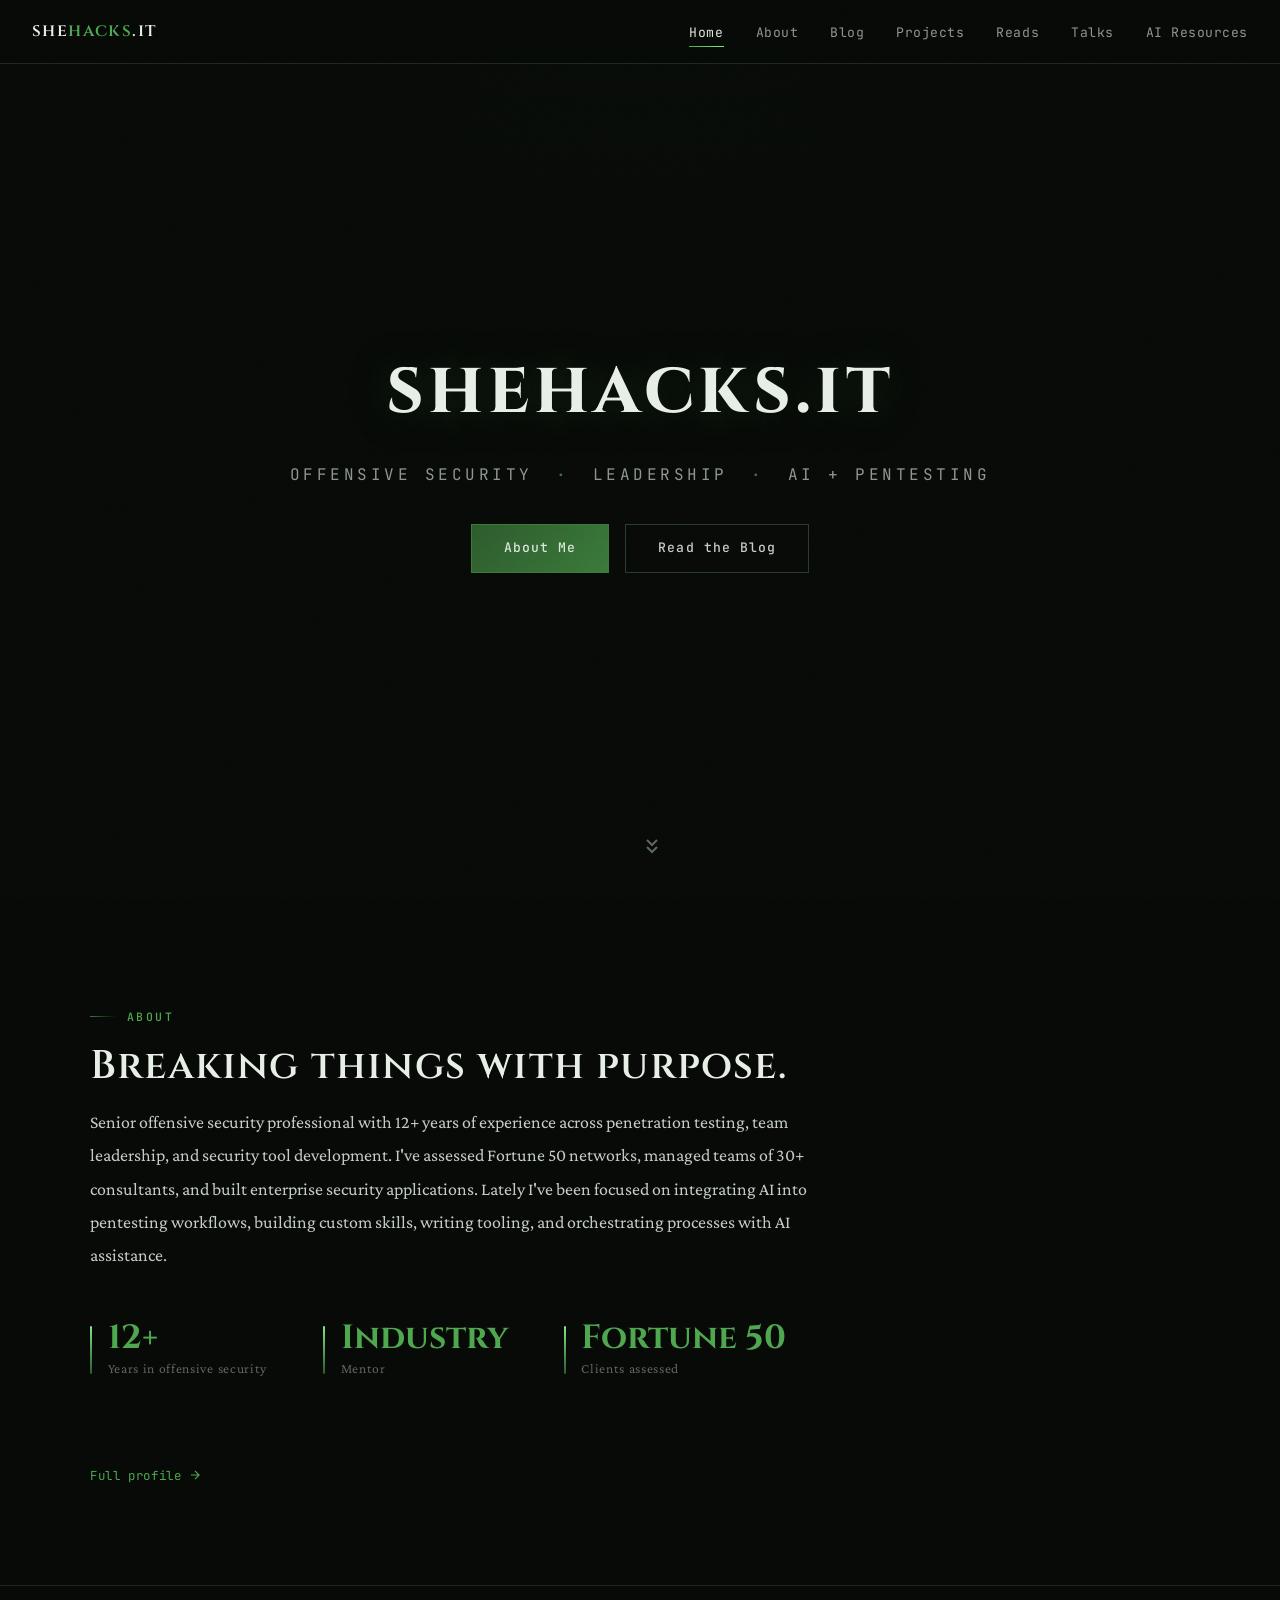
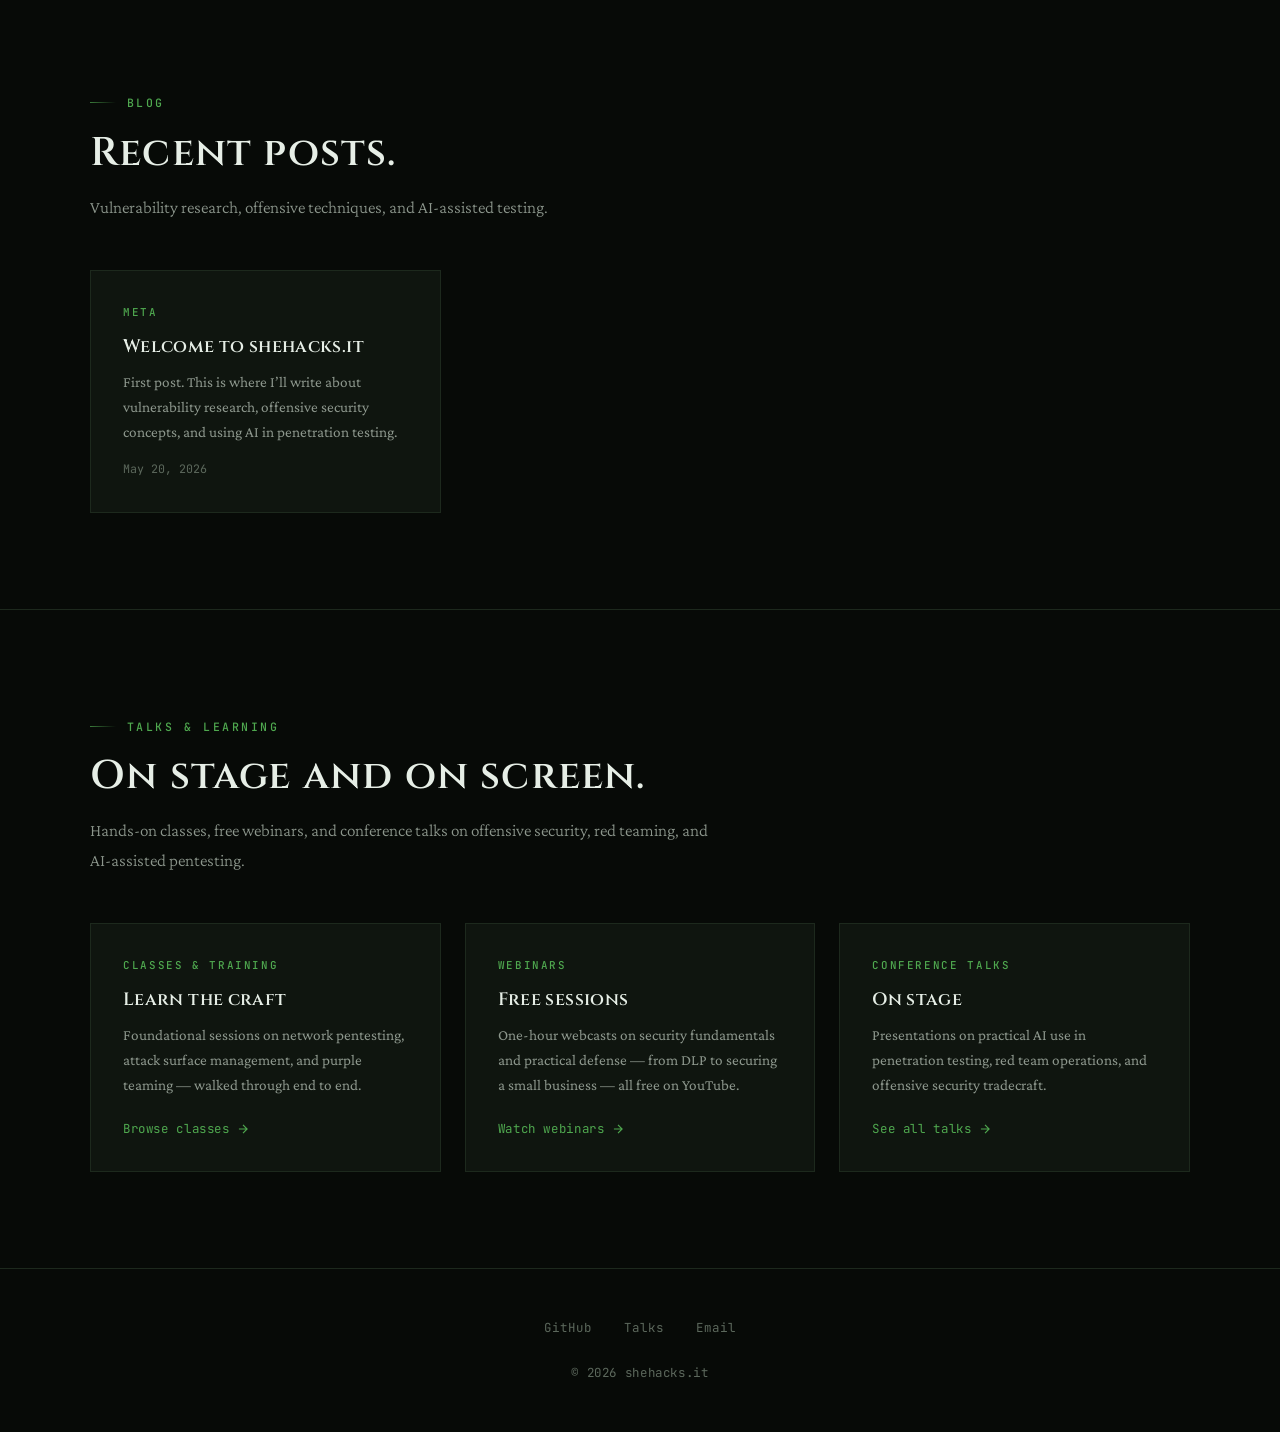
<file: index.html>
<!DOCTYPE html>
<html lang="en">
<head>
  <meta charset="UTF-8">
  <meta name="viewport" content="width=device-width, initial-scale=1.0">
  <link rel="preconnect" href="https://fonts.googleapis.com">
  <link rel="preconnect" href="https://fonts.gstatic.com" crossorigin>
  <!-- Begin Jekyll SEO tag v2.9.0 -->
<title>Home | shehacks.it</title>
<meta name="generator" content="Jekyll v4.4.1" />
<meta property="og:title" content="Home" />
<meta property="og:locale" content="en_US" />
<meta name="description" content="Offensive Security · Penetration Testing · Breaking Things With Purpose" />
<meta name="twitter:description" property="og:description" content="Offensive Security · Penetration Testing · Breaking Things With Purpose" />
<link rel="canonical" href="https://shehacks.it/" />
<meta property="og:url" content="https://shehacks.it/" />
<meta property="og:site_name" content="shehacks.it" />
<meta property="og:type" content="website" />
<meta name="twitter:card" content="summary" />
<meta name="twitter:title" content="Home" />
<script type="application/ld+json">
{"@context":"https://schema.org","@type":"WebSite","description":"Offensive Security · Penetration Testing · Breaking Things With Purpose","headline":"Home","name":"shehacks.it","url":"https://shehacks.it/"}</script>
<!-- End Jekyll SEO tag -->

  <meta name="theme-color" content="#070a07">
  <link rel="stylesheet" href="/assets/css/main.css">
</head>
<body>
  <nav class="site-nav">
  <a href="/" class="nav-logo">she<span>hacks</span>.it</a>
  <button class="nav-toggle" aria-label="Menu" onclick="document.querySelector('.nav-links').classList.toggle('open')">
    <span></span><span></span><span></span>
  </button>
  <ul class="nav-links">
    <li><a href="/" class="active">Home</a></li>
    <li><a href="/about/" >About</a></li>
    <li><a href="/blog/" >Blog</a></li>
    <li><a href="/projects/" >Projects</a></li>
    <li><a href="/reads/" >Reads</a></li>
    <li><a href="/talks/" >Talks</a></li>
    <li><a href="/ai-resources/" >AI Resources</a></li>
  </ul>
</nav>

  <!-- ═══ Hero ═══ -->
<section class="hero">
  <video class="hero-video" autoplay muted loop playsinline>
    <source src="https://blobby.wsimg.com/getty/videos/2190802766" type="video/mp4">
  </video>
  <div class="hero-overlay"></div>
  <div class="hero-content">
    <h1>shehacks.it</h1>
    <p class="hero-tagline">
      Offensive Security <span class="sep">·</span> Leadership <span class="sep">·</span> AI + Pentesting
    </p>
    <div class="hero-cta">
      <a href="/about/" class="primary">About Me</a>
      <a href="/blog/">Read the Blog</a>
    </div>
  </div>
  <div class="scroll-indicator">
    <svg viewBox="0 0 24 24" fill="none" stroke="currentColor" stroke-width="2">
      <path d="M7 13l5 5 5-5M7 6l5 5 5-5"/>
    </svg>
  </div>
</section>

<!-- ═══ About Preview ═══ -->
<section class="section" id="about">
  <div class="section-inner">
    <div class="section-label">About</div>
    <h2 class="section-title">Breaking things with purpose.</h2>
    <p class="about-narrative">
      Senior offensive security professional with 12+ years of experience across penetration testing, team leadership, and security tool development. I've assessed Fortune 50 networks, managed teams of 30+ consultants, and built enterprise security applications. Lately I've been focused on integrating AI into pentesting workflows, building custom skills, writing tooling, and orchestrating processes with AI assistance.
    </p>

    <div class="stats-row">
      <div class="stat">
        <div class="stat-value">12+</div>
        <div class="stat-label">Years in offensive security</div>
      </div>
      <div class="stat">
        <div class="stat-value">Industry</div>
        <div class="stat-label">Mentor</div>
      </div>
      <div class="stat">
        <div class="stat-value">Fortune 50</div>
        <div class="stat-label">Clients assessed</div>
      </div>
    </div>

    <a href="/about/" class="card-link">
      Full profile
      <svg viewBox="0 0 24 24" fill="none" stroke="currentColor" stroke-width="2"><path d="M5 12h14M12 5l7 7-7 7"/></svg>
    </a>
  </div>
</section>

<!-- ═══ Recent Posts ═══ -->
<section class="section" style="border-top: 1px solid var(--border);">
  <div class="section-inner">
    <div class="section-label">Blog</div>
    <h2 class="section-title">Recent posts.</h2>
    <p class="section-subtitle">Vulnerability research, offensive techniques, and AI-assisted testing.</p>
    <div class="card-grid">
      
      <a href="/blog/welcome-to-shehacks-it/" class="card" style="text-decoration:none;">
        <div class="card-tag">Meta</div>
        <h3>Welcome to shehacks.it</h3>
        <p>First post. This is where I’ll write about vulnerability research, offensive security concepts, and using AI in penetration testing.
</p>
        <div class="card-date">May 20, 2026</div>
      </a>
      
    </div>
    
  </div>
</section>

<!-- ═══ Talks & Learning ═══ -->
<section class="section" style="border-top: 1px solid var(--border);">
  <div class="section-inner">
    <div class="section-label">Talks &amp; Learning</div>
    <h2 class="section-title">On stage and on screen.</h2>
    <p class="section-subtitle">Hands-on classes, free webinars, and conference talks on offensive security, red teaming, and AI-assisted pentesting.</p>
    <div class="card-grid">
      <div class="card">
        <div class="card-tag">Classes &amp; Training</div>
        <h3>Learn the craft</h3>
        <p>Foundational sessions on network pentesting, attack surface management, and purple teaming — walked through end to end.</p>
        <a href="/talks/" class="card-link">
          Browse classes
          <svg viewBox="0 0 24 24" fill="none" stroke="currentColor" stroke-width="2"><path d="M5 12h14M12 5l7 7-7 7"/></svg>
        </a>
      </div>
      <div class="card">
        <div class="card-tag">Webinars</div>
        <h3>Free sessions</h3>
        <p>One-hour webcasts on security fundamentals and practical defense — from DLP to securing a small business — all free on YouTube.</p>
        <a href="/talks/" class="card-link">
          Watch webinars
          <svg viewBox="0 0 24 24" fill="none" stroke="currentColor" stroke-width="2"><path d="M5 12h14M12 5l7 7-7 7"/></svg>
        </a>
      </div>
      <div class="card">
        <div class="card-tag">Conference Talks</div>
        <h3>On stage</h3>
        <p>Presentations on practical AI use in penetration testing, red team operations, and offensive security tradecraft.</p>
        <a href="/talks/" class="card-link">
          See all talks
          <svg viewBox="0 0 24 24" fill="none" stroke="currentColor" stroke-width="2"><path d="M5 12h14M12 5l7 7-7 7"/></svg>
        </a>
      </div>
    </div>
  </div>
</section>

  <footer class="site-footer">
  <div class="footer-inner">
    <div class="footer-links">
      <a href="https://github.com/hasr00t" target="_blank" rel="noopener">GitHub</a>
      <a href="/talks/">Talks</a>
      <a href="mailto:ashley@shehacks.it">Email</a>
    </div>
    <p class="footer-copy">&copy; 2026 shehacks.it</p>
  </div>
</footer>

  <script src="/assets/js/main.js"></script>
</body>
</html>
</file>
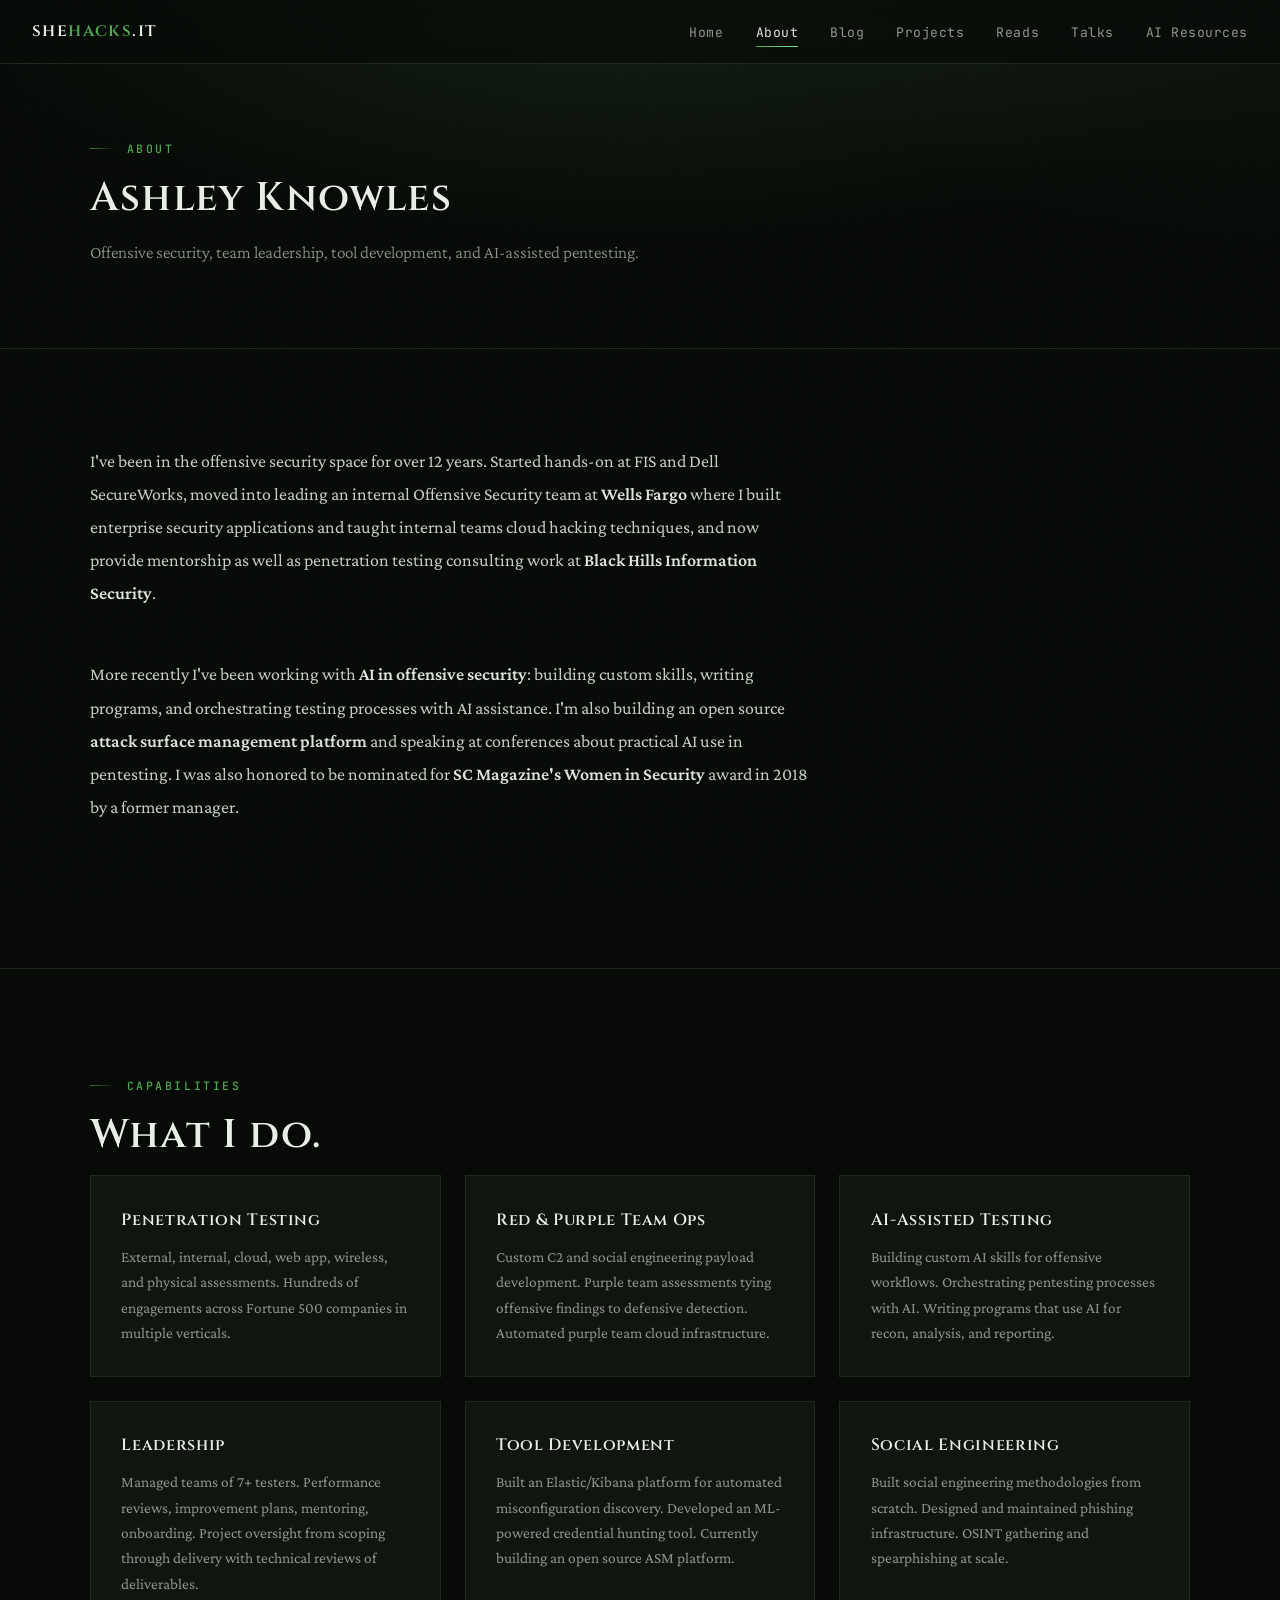
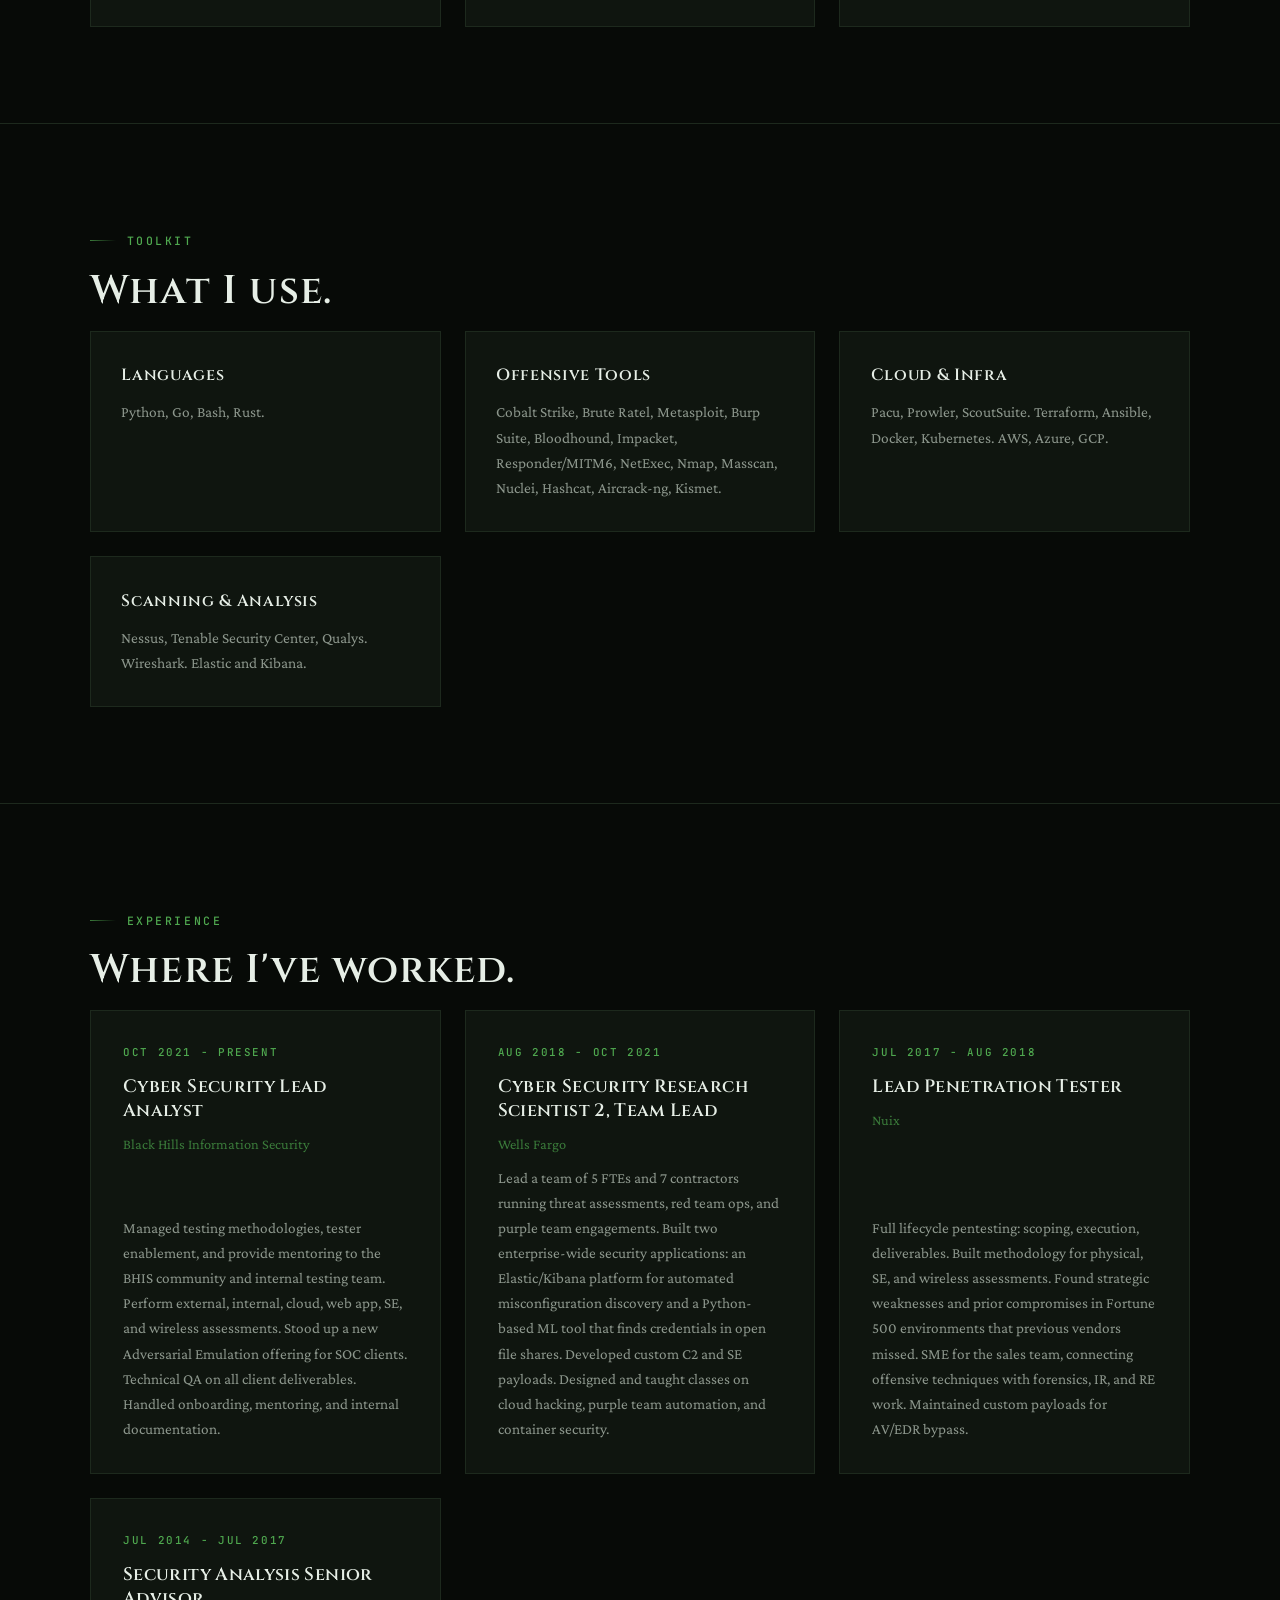
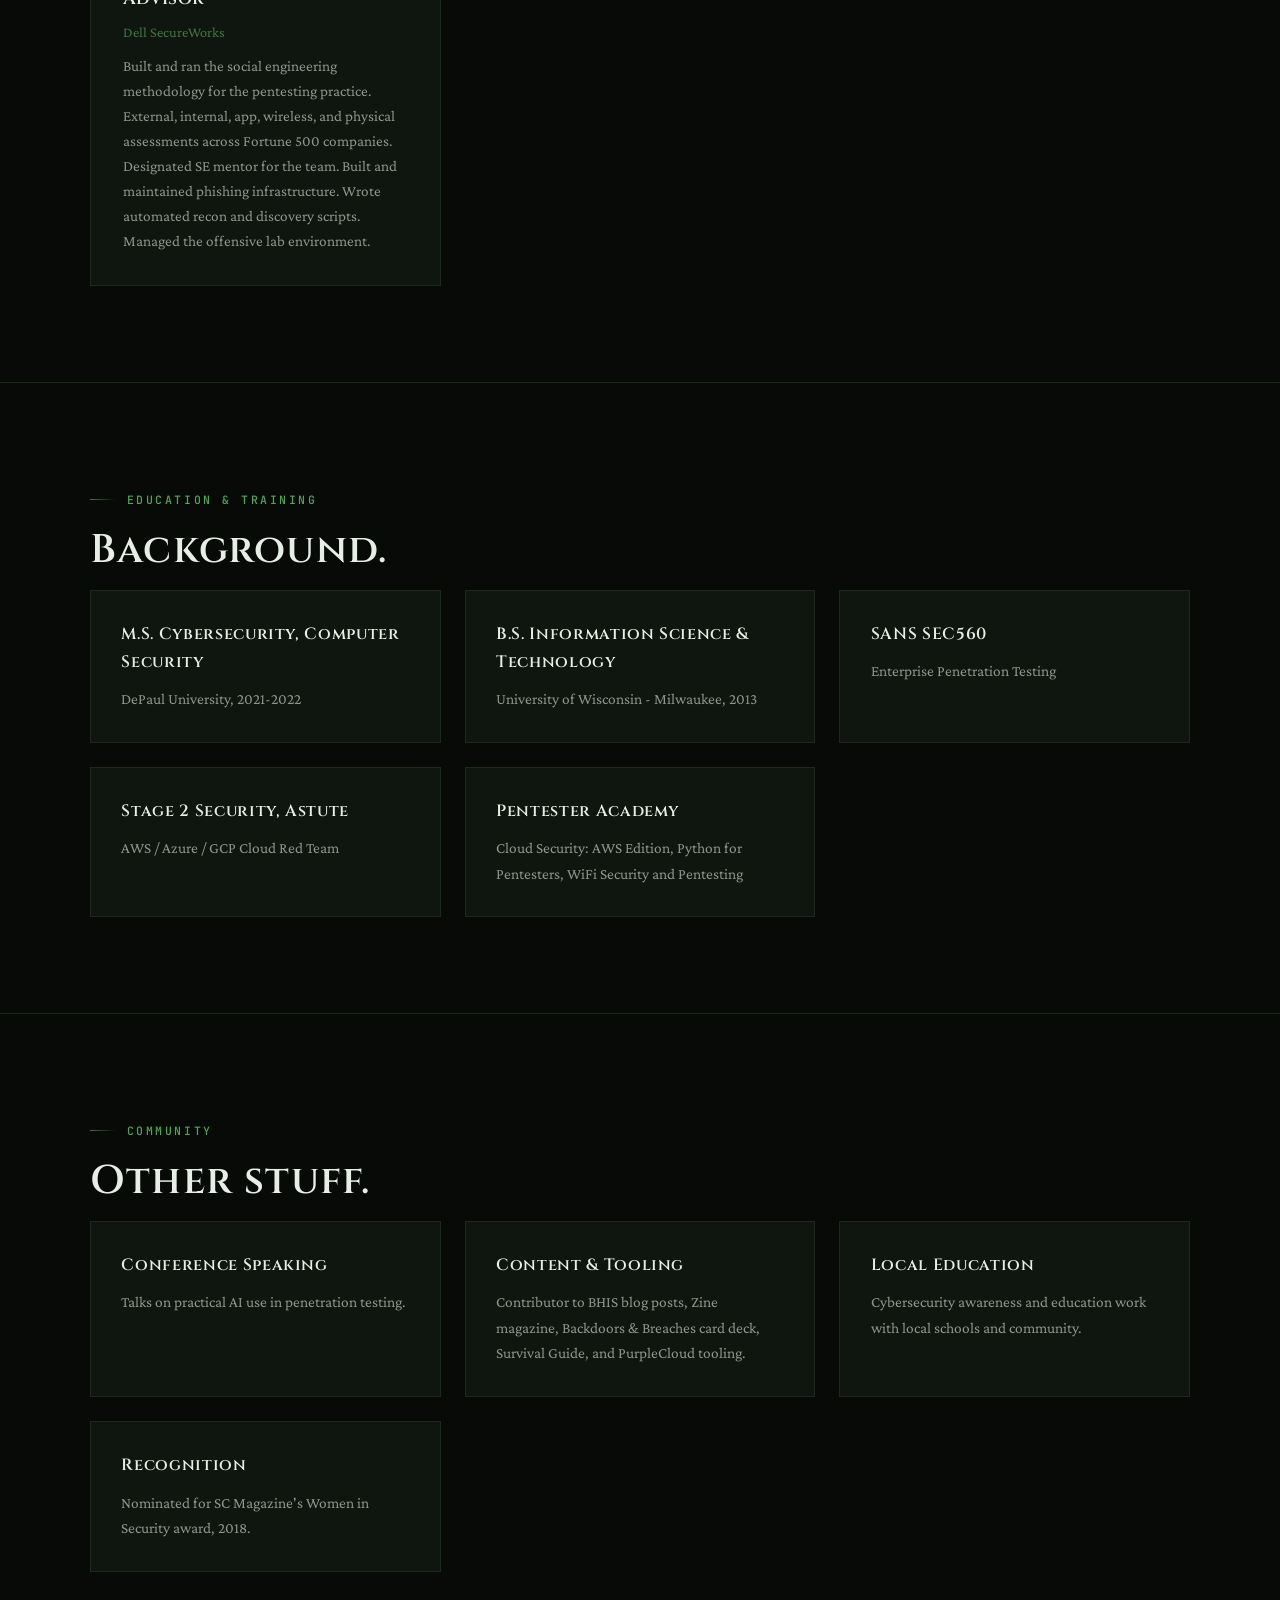
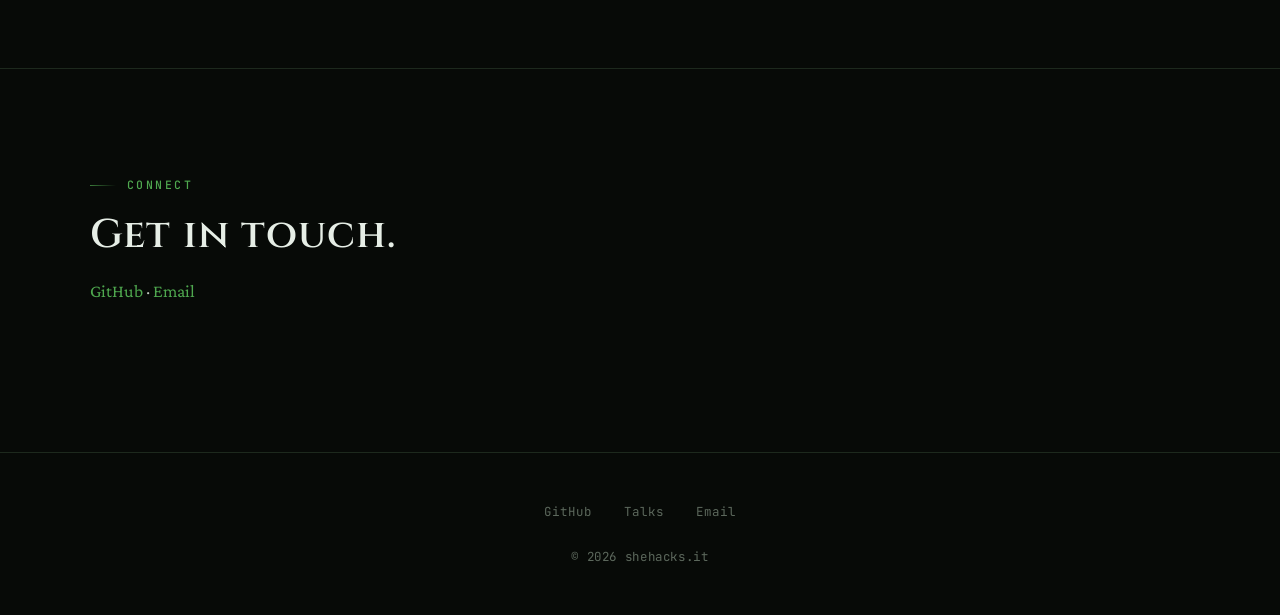
<file: about/index.html>
<!DOCTYPE html>
<html lang="en">
<head>
  <meta charset="UTF-8">
  <meta name="viewport" content="width=device-width, initial-scale=1.0">
  <link rel="preconnect" href="https://fonts.googleapis.com">
  <link rel="preconnect" href="https://fonts.gstatic.com" crossorigin>
  <!-- Begin Jekyll SEO tag v2.9.0 -->
<title>About | shehacks.it</title>
<meta name="generator" content="Jekyll v4.4.1" />
<meta property="og:title" content="About" />
<meta property="og:locale" content="en_US" />
<meta name="description" content="Offensive Security · Penetration Testing · Breaking Things With Purpose" />
<meta name="twitter:description" property="og:description" content="Offensive Security · Penetration Testing · Breaking Things With Purpose" />
<link rel="canonical" href="https://shehacks.it/about/" />
<meta property="og:url" content="https://shehacks.it/about/" />
<meta property="og:site_name" content="shehacks.it" />
<meta property="og:type" content="website" />
<meta name="twitter:card" content="summary" />
<meta name="twitter:title" content="About" />
<script type="application/ld+json">
{"@context":"https://schema.org","@type":"WebSite","description":"Offensive Security · Penetration Testing · Breaking Things With Purpose","headline":"About","name":"shehacks.it","url":"https://shehacks.it/about/"}</script>
<!-- End Jekyll SEO tag -->

  <meta name="theme-color" content="#070a07">
  <link rel="stylesheet" href="/assets/css/main.css">
</head>
<body>
  <nav class="site-nav">
  <a href="/" class="nav-logo">she<span>hacks</span>.it</a>
  <button class="nav-toggle" aria-label="Menu" onclick="document.querySelector('.nav-links').classList.toggle('open')">
    <span></span><span></span><span></span>
  </button>
  <ul class="nav-links">
    <li><a href="/" >Home</a></li>
    <li><a href="/about/" class="active">About</a></li>
    <li><a href="/blog/" >Blog</a></li>
    <li><a href="/projects/" >Projects</a></li>
    <li><a href="/reads/" >Reads</a></li>
    <li><a href="/talks/" >Talks</a></li>
    <li><a href="/ai-resources/" >AI Resources</a></li>
  </ul>
</nav>

  <div class="page-header">
  <div class="section-inner">
    <div class="section-label">About</div>
    <h1 class="section-title">Ashley Knowles</h1>
    <p class="section-subtitle">Offensive security, team leadership, tool development, and AI-assisted pentesting.</p>
  </div>
</div>

<section class="section">
  <div class="section-inner">
    <p class="about-narrative">
      I've been in the offensive security space for over 12 years. Started hands-on at FIS and Dell SecureWorks, moved into leading an internal Offensive Security team at <strong>Wells Fargo</strong> where I built enterprise security applications and taught internal teams cloud hacking techniques, and now provide mentorship as well as penetration testing consulting work at <strong>Black Hills Information Security</strong>.
    </p>
    <p class="about-narrative">
      More recently I've been working with <strong>AI in offensive security</strong>: building custom skills, writing programs, and orchestrating testing processes with AI assistance. I'm also building an open source <strong>attack surface management platform</strong> and speaking at conferences about practical AI use in pentesting. I was also honored to be nominated for <strong>SC Magazine's Women in Security</strong> award in 2018 by a former manager.
    </p>
  </div>
</section>

<!-- ═══ Skills ═══ -->
<section class="section" style="border-top: 1px solid var(--border);">
  <div class="section-inner">
    <div class="section-label">Capabilities</div>
    <h2 class="section-title">What I do.</h2>

    <div class="skills-grid">
      <div class="skill-card">
        <h3>Penetration Testing</h3>
        <p>External, internal, cloud, web app, wireless, and physical assessments. Hundreds of engagements across Fortune 500 companies in multiple verticals.</p>
      </div>
      <div class="skill-card">
        <h3>Red & Purple Team Ops</h3>
        <p>Custom C2 and social engineering payload development. Purple team assessments tying offensive findings to defensive detection. Automated purple team cloud infrastructure.</p>
      </div>
      <div class="skill-card">
        <h3>AI-Assisted Testing</h3>
        <p>Building custom AI skills for offensive workflows. Orchestrating pentesting processes with AI. Writing programs that use AI for recon, analysis, and reporting.</p>
      </div>
      <div class="skill-card">
        <h3>Leadership</h3>
        <p>Managed teams of 7+ testers. Performance reviews, improvement plans, mentoring, onboarding. Project oversight from scoping through delivery with technical reviews of deliverables.</p>
      </div>
      <div class="skill-card">
        <h3>Tool Development</h3>
        <p>Built an Elastic/Kibana platform for automated misconfiguration discovery. Developed an ML-powered credential hunting tool. Currently building an open source ASM platform.</p>
      </div>
      <div class="skill-card">
        <h3>Social Engineering</h3>
        <p>Built social engineering methodologies from scratch. Designed and maintained phishing infrastructure. OSINT gathering and spearphishing at scale.</p>
      </div>
    </div>
  </div>
</section>

<!-- ═══ Tools & Languages ═══ -->
<section class="section" style="border-top: 1px solid var(--border);">
  <div class="section-inner">
    <div class="section-label">Toolkit</div>
    <h2 class="section-title">What I use.</h2>

    <div class="skills-grid">
      <div class="skill-card">
        <h3>Languages</h3>
        <p>Python, Go, Bash, Rust.</p>
      </div>
      <div class="skill-card">
        <h3>Offensive Tools</h3>
        <p>Cobalt Strike, Brute Ratel, Metasploit, Burp Suite, Bloodhound, Impacket, Responder/MITM6, NetExec, Nmap, Masscan, Nuclei, Hashcat, Aircrack-ng, Kismet.</p>
      </div>
      <div class="skill-card">
        <h3>Cloud & Infra</h3>
        <p>Pacu, Prowler, ScoutSuite. Terraform, Ansible, Docker, Kubernetes. AWS, Azure, GCP.</p>
      </div>
      <div class="skill-card">
        <h3>Scanning & Analysis</h3>
        <p>Nessus, Tenable Security Center, Qualys. Wireshark. Elastic and Kibana.</p>
      </div>
    </div>
  </div>
</section>

<!-- ═══ Experience ═══ -->
<section class="section" style="border-top: 1px solid var(--border);">
  <div class="section-inner">
    <div class="section-label">Experience</div>
    <h2 class="section-title">Where I've worked.</h2>
    
    <div class="card-grid">
      <div class="card">
        <div class="card-tag">Oct 2021 - Present</div>
        <h3>Cyber Security Lead Analyst</h3>
        <p style="color: var(--green-accent); margin-bottom: 0.5rem; font-size: 0.9rem;">Black Hills Information Security</p>
        <p>Managed testing methodologies, tester enablement, and provide mentoring to the BHIS community and internal testing team. Perform external, internal, cloud, web app, SE, and wireless assessments. Stood up a new Adversarial Emulation offering for SOC clients. Technical QA on all client deliverables. Handled onboarding, mentoring, and internal documentation.</p>
      </div>
    
      <div class="card">
        <div class="card-tag">Aug 2018 - Oct 2021</div>
        <h3>Cyber Security Research Scientist 2, Team Lead</h3>
        <p style="color: var(--green-accent); margin-bottom: 0.5rem; font-size: 0.9rem;">Wells Fargo</p>
        <p>Lead a team of 5 FTEs and 7 contractors running threat assessments, red team ops, and purple team engagements. Built two enterprise-wide security applications: an Elastic/Kibana platform for automated misconfiguration discovery and a Python-based ML tool that finds credentials in open file shares. Developed custom C2 and SE payloads. Designed and taught classes on cloud hacking, purple team automation, and container security.</p>
      </div>

      <div class="card">
        <div class="card-tag">Jul 2017 - Aug 2018</div>
        <h3>Lead Penetration Tester</h3>
        <p style="color: var(--green-accent); margin-bottom: 0.5rem; font-size: 0.9rem;">Nuix</p>
        <p>Full lifecycle pentesting: scoping, execution, deliverables. Built methodology for physical, SE, and wireless assessments. Found strategic weaknesses and prior compromises in Fortune 500 environments that previous vendors missed. SME for the sales team, connecting offensive techniques with forensics, IR, and RE work. Maintained custom payloads for AV/EDR bypass.</p>
      </div>

      <div class="card">
        <div class="card-tag">Jul 2014 - Jul 2017</div>
        <h3>Security Analysis Senior Advisor</h3>
        <p style="color: var(--green-accent); margin-bottom: 0.5rem; font-size: 0.9rem;">Dell SecureWorks</p>
        <p>Built and ran the social engineering methodology for the pentesting practice. External, internal, app, wireless, and physical assessments across Fortune 500 companies. Designated SE mentor for the team. Built and maintained phishing infrastructure. Wrote automated recon and discovery scripts. Managed the offensive lab environment.</p>
      </div>
    </div>
  </div>
</section>

<!-- ═══ Education & Certs ═══ -->
<section class="section" style="border-top: 1px solid var(--border);">
  <div class="section-inner">
    <div class="section-label">Education & Training</div>
    <h2 class="section-title">Background.</h2>

    <div class="skills-grid">
      <div class="skill-card">
        <h3>M.S. Cybersecurity, Computer Security</h3>
        <p>DePaul University, 2021-2022</p>
      </div>
      <div class="skill-card">
        <h3>B.S. Information Science & Technology</h3>
        <p>University of Wisconsin - Milwaukee, 2013</p>
      </div>
      <div class="skill-card">
        <h3>SANS SEC560</h3>
        <p>Enterprise Penetration Testing</p>
      </div>
      <div class="skill-card">
        <h3>Stage 2 Security, Astute</h3>
        <p>AWS / Azure / GCP Cloud Red Team</p>
      </div>
      <div class="skill-card">
        <h3>Pentester Academy</h3>
        <p>Cloud Security: AWS Edition, Python for Pentesters, WiFi Security and Pentesting</p>
      </div>
    </div>
  </div>
</section>

<!-- ═══ Community ═══ -->
<section class="section" style="border-top: 1px solid var(--border);">
  <div class="section-inner">
    <div class="section-label">Community</div>
    <h2 class="section-title">Other stuff.</h2>

    <div class="skills-grid">
      <div class="skill-card">
        <h3>Conference Speaking</h3>
        <p>Talks on practical AI use in penetration testing.</p>
      </div>
      <div class="skill-card">
        <h3>Content & Tooling</h3>
        <p>Contributor to BHIS blog posts, Zine magazine, Backdoors & Breaches card deck, Survival Guide, and PurpleCloud tooling.</p>
      </div>
      <div class="skill-card">
        <h3>Local Education</h3>
        <p>Cybersecurity awareness and education work with local schools and community.</p>
      </div>
      <div class="skill-card">
        <h3>Recognition</h3>
        <p>Nominated for SC Magazine's Women in Security award, 2018.</p>
      </div>
    </div>
  </div>
</section>

<!-- ═══ Connect ═══ -->
<section class="section" style="border-top: 1px solid var(--border);">
  <div class="section-inner">
    <div class="section-label">Connect</div>
    <h2 class="section-title">Get in touch.</h2>
    <p class="about-narrative">
      <a href="https://github.com/hasr00t" target="_blank" rel="noopener">GitHub</a> ·
      <a href="mailto:ashley@shehacks.it">Email</a>
    </p>
  </div>
</section>

  <footer class="site-footer">
  <div class="footer-inner">
    <div class="footer-links">
      <a href="https://github.com/hasr00t" target="_blank" rel="noopener">GitHub</a>
      <a href="/talks/">Talks</a>
      <a href="mailto:ashley@shehacks.it">Email</a>
    </div>
    <p class="footer-copy">&copy; 2026 shehacks.it</p>
  </div>
</footer>

  <script src="/assets/js/main.js"></script>
</body>
</html>
</file>
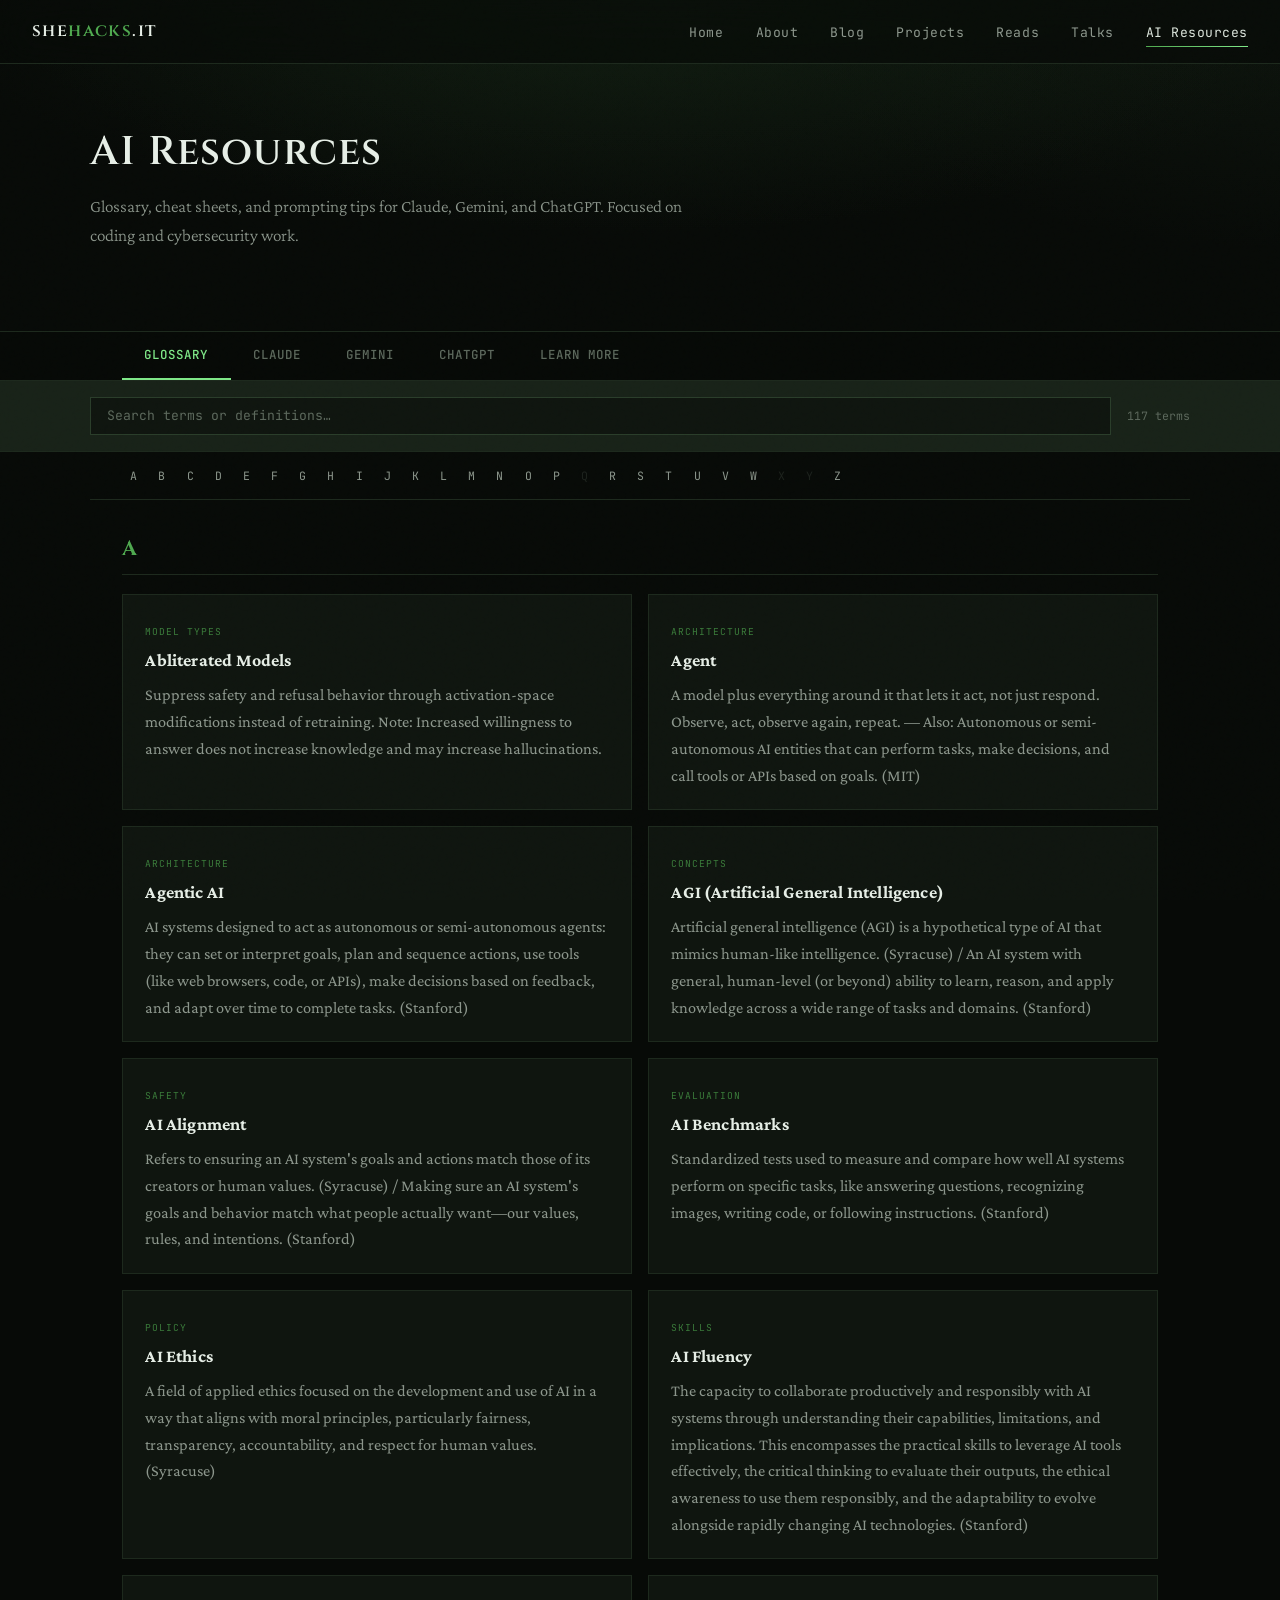
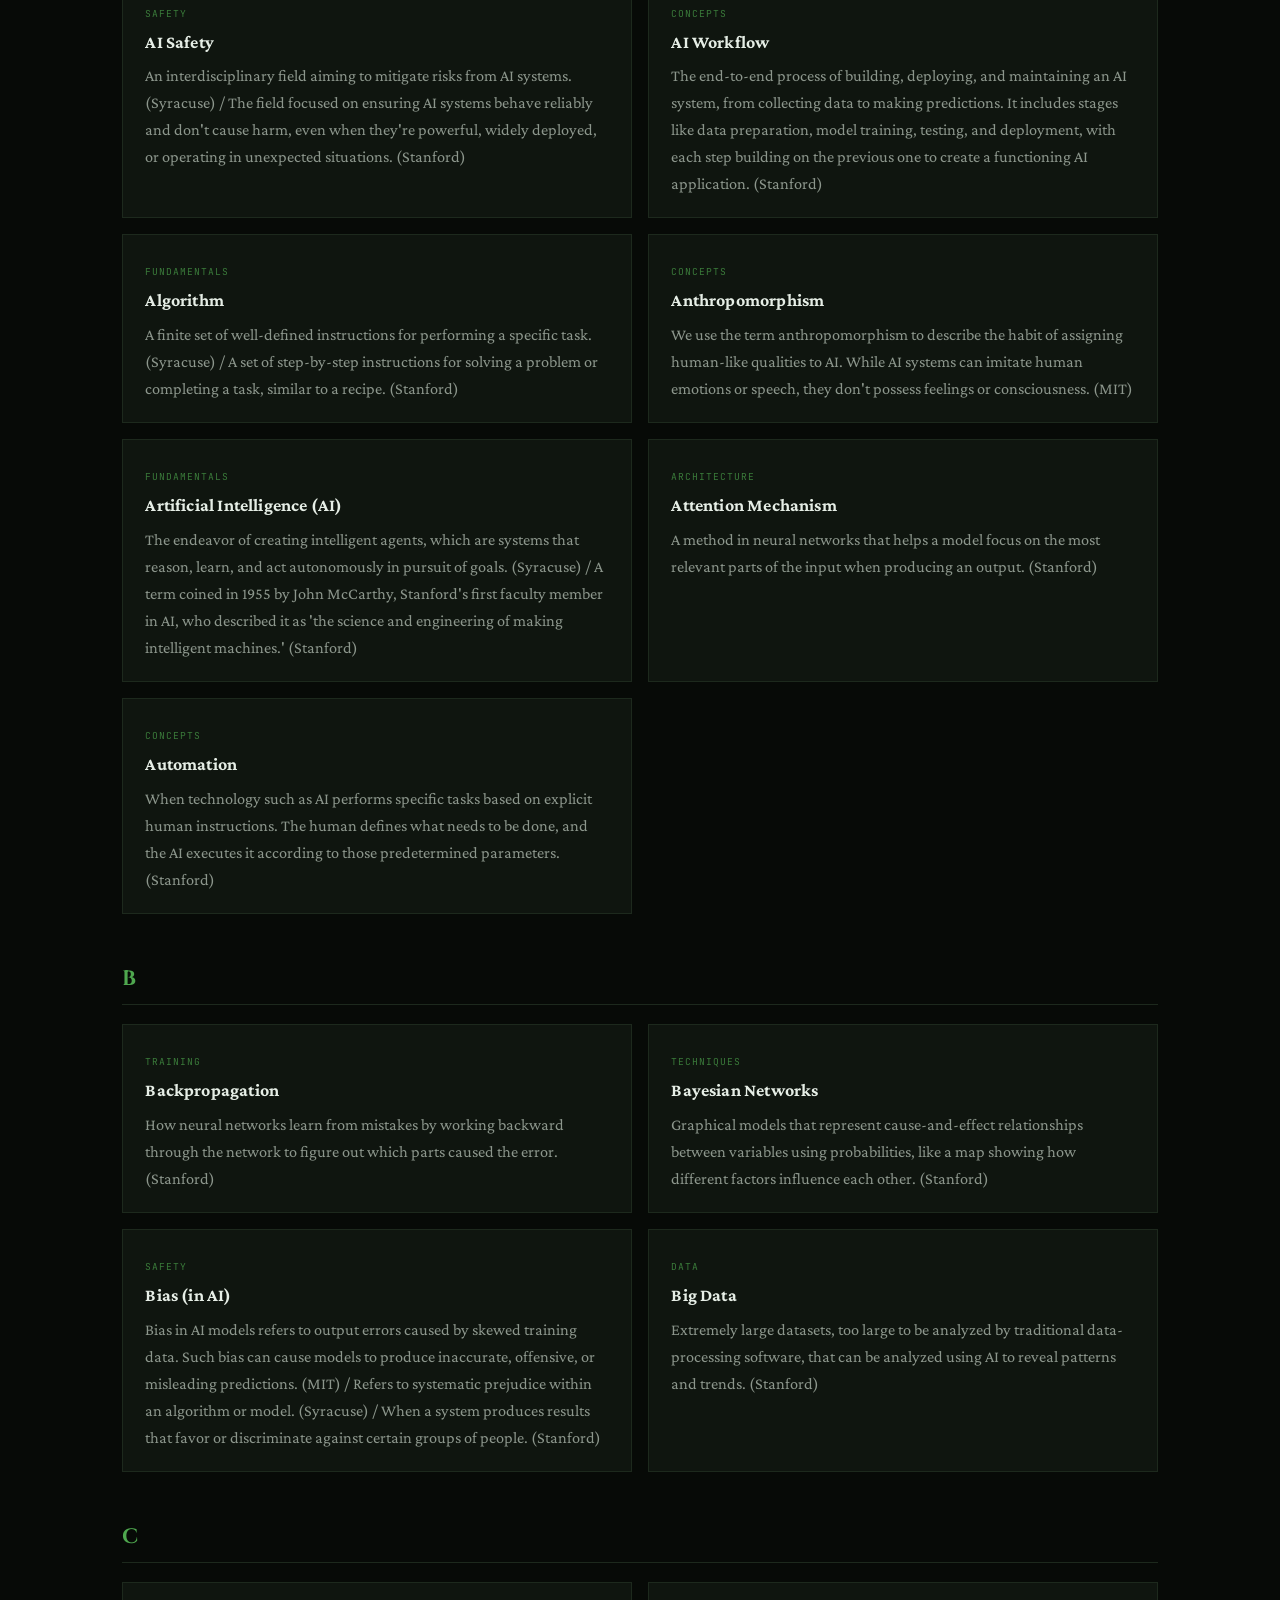
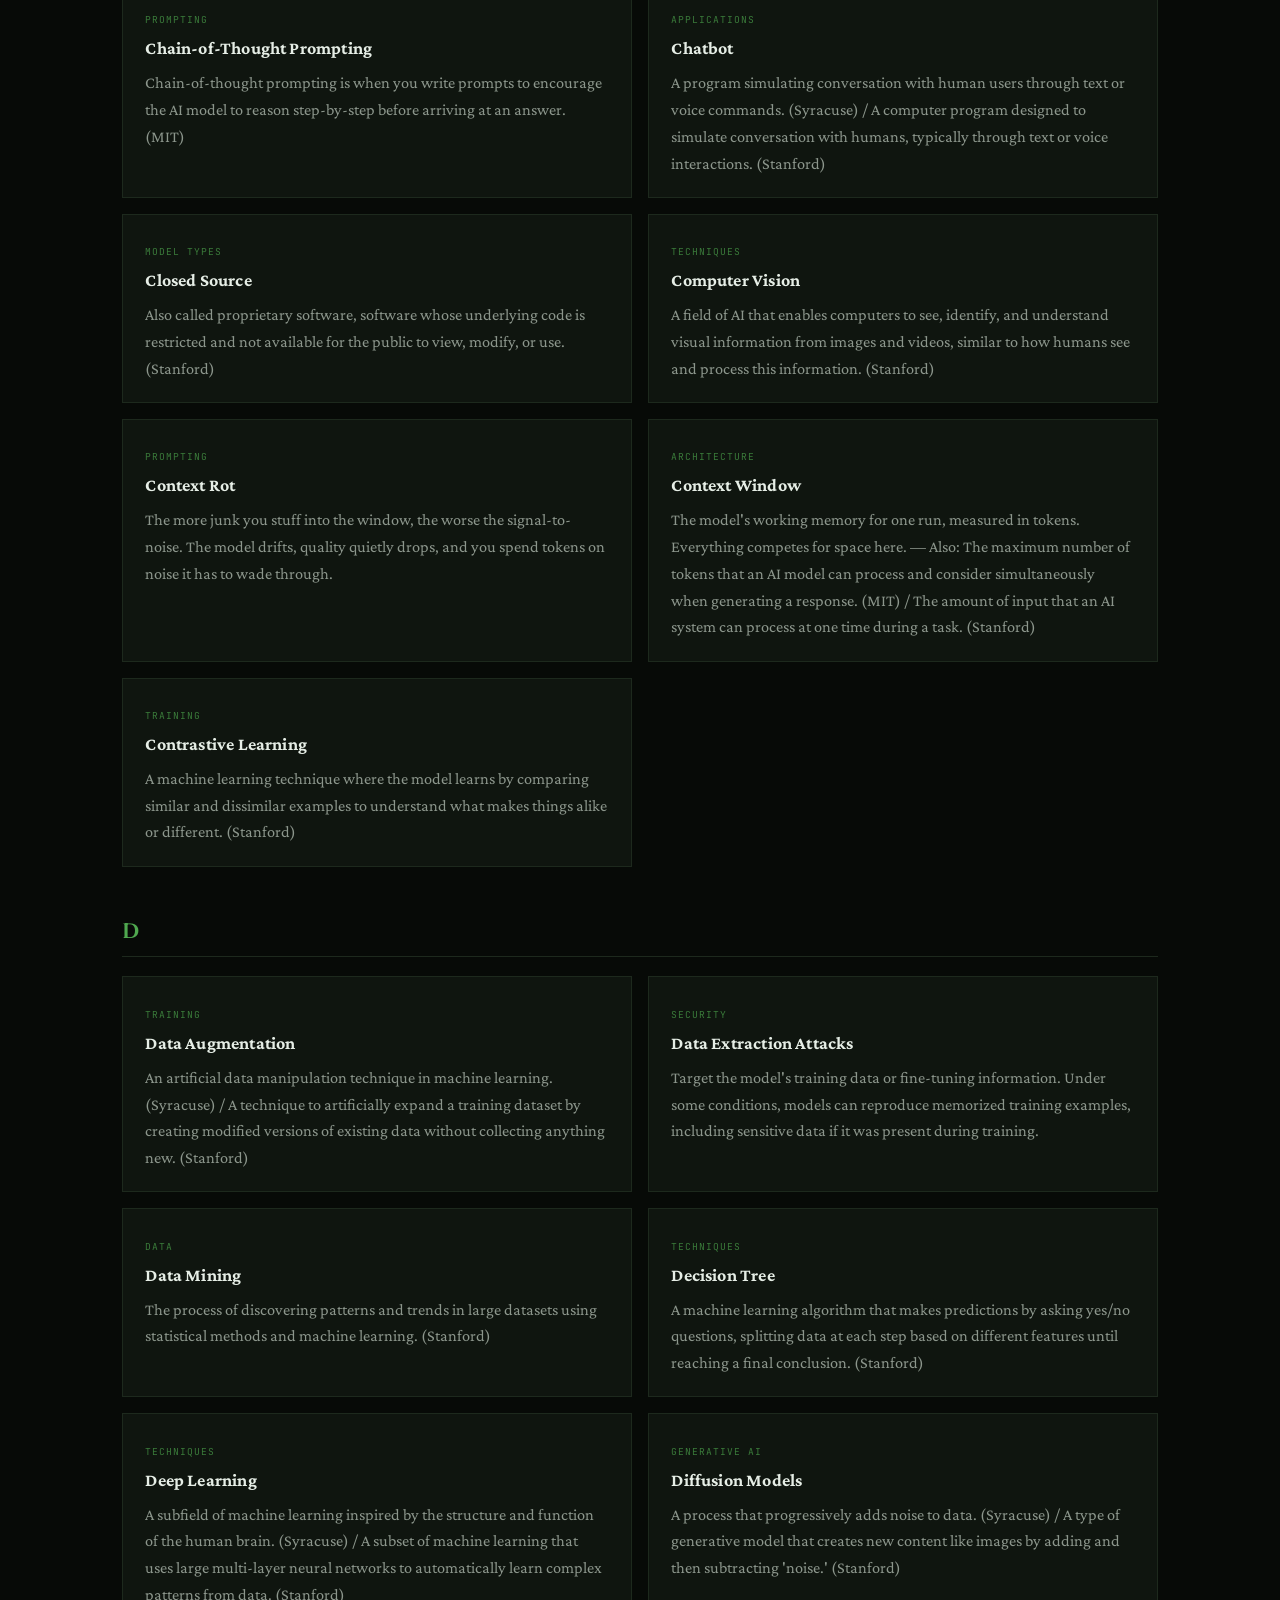
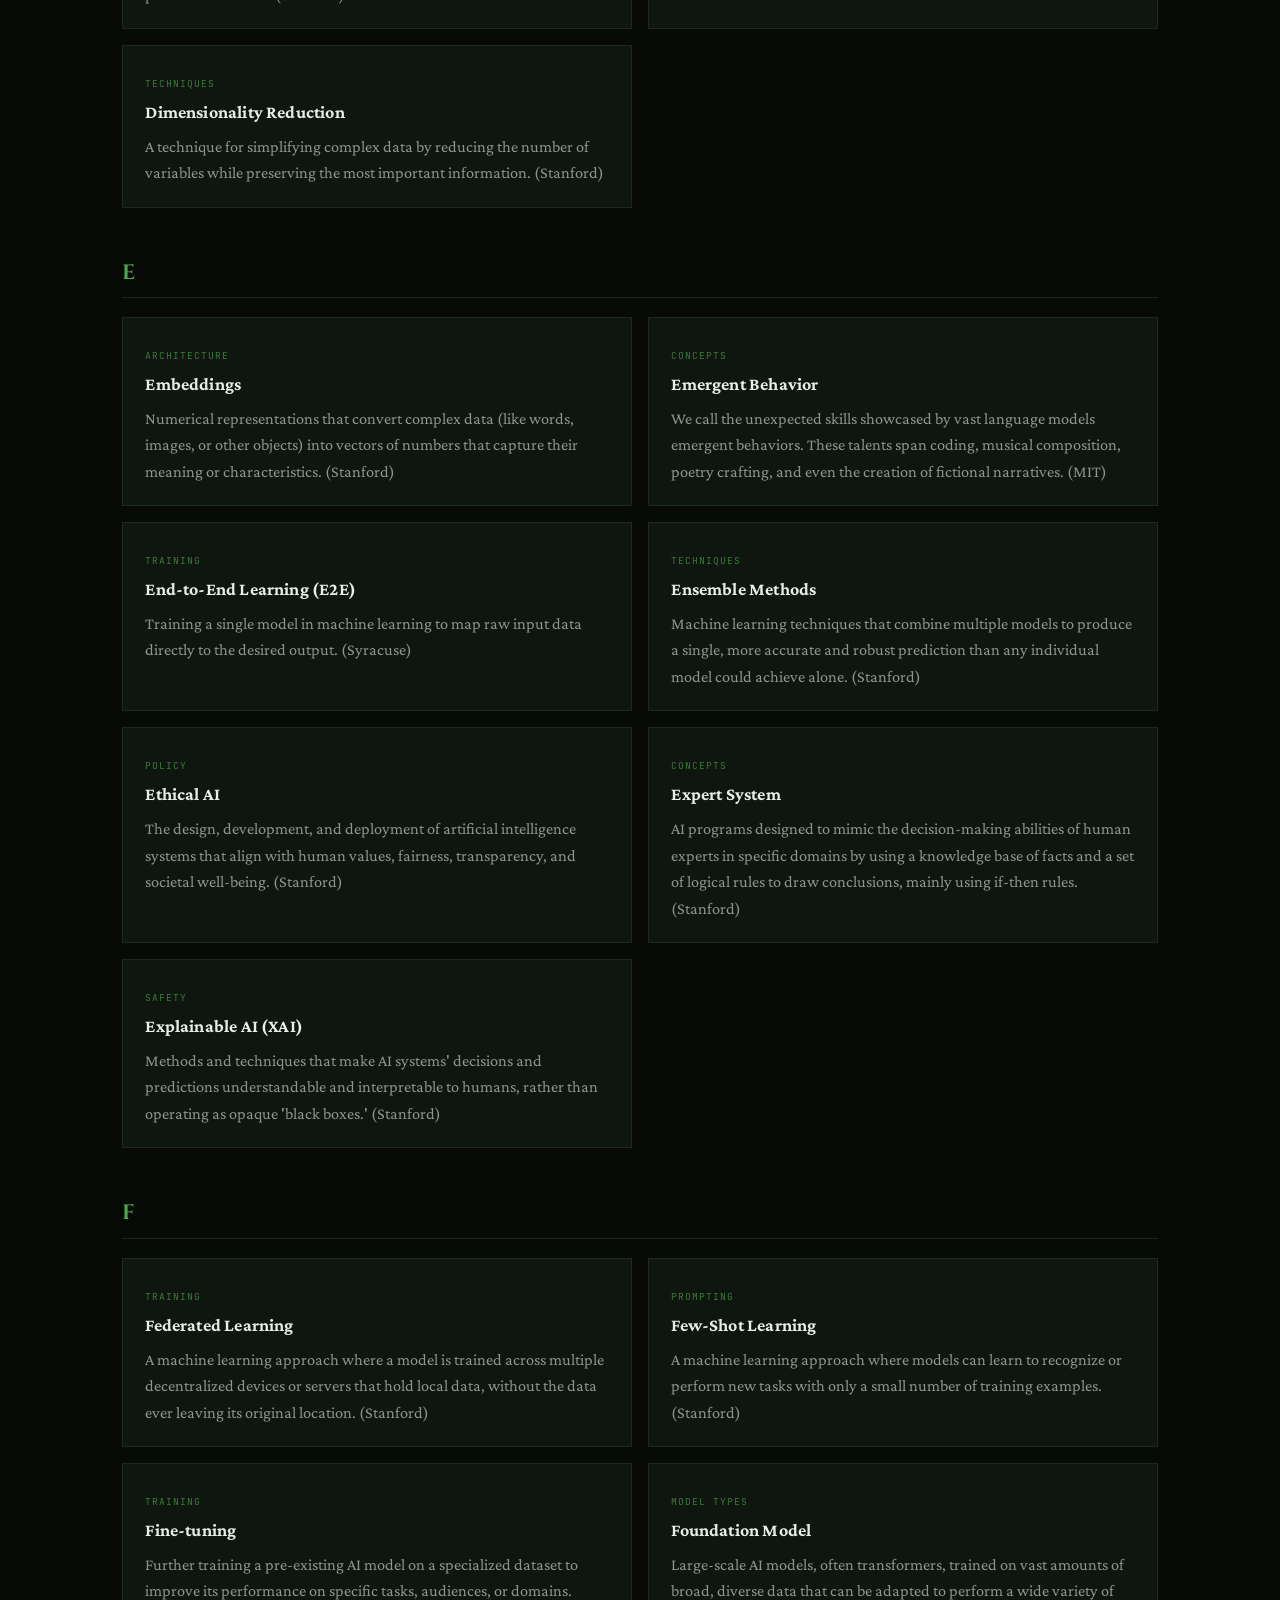
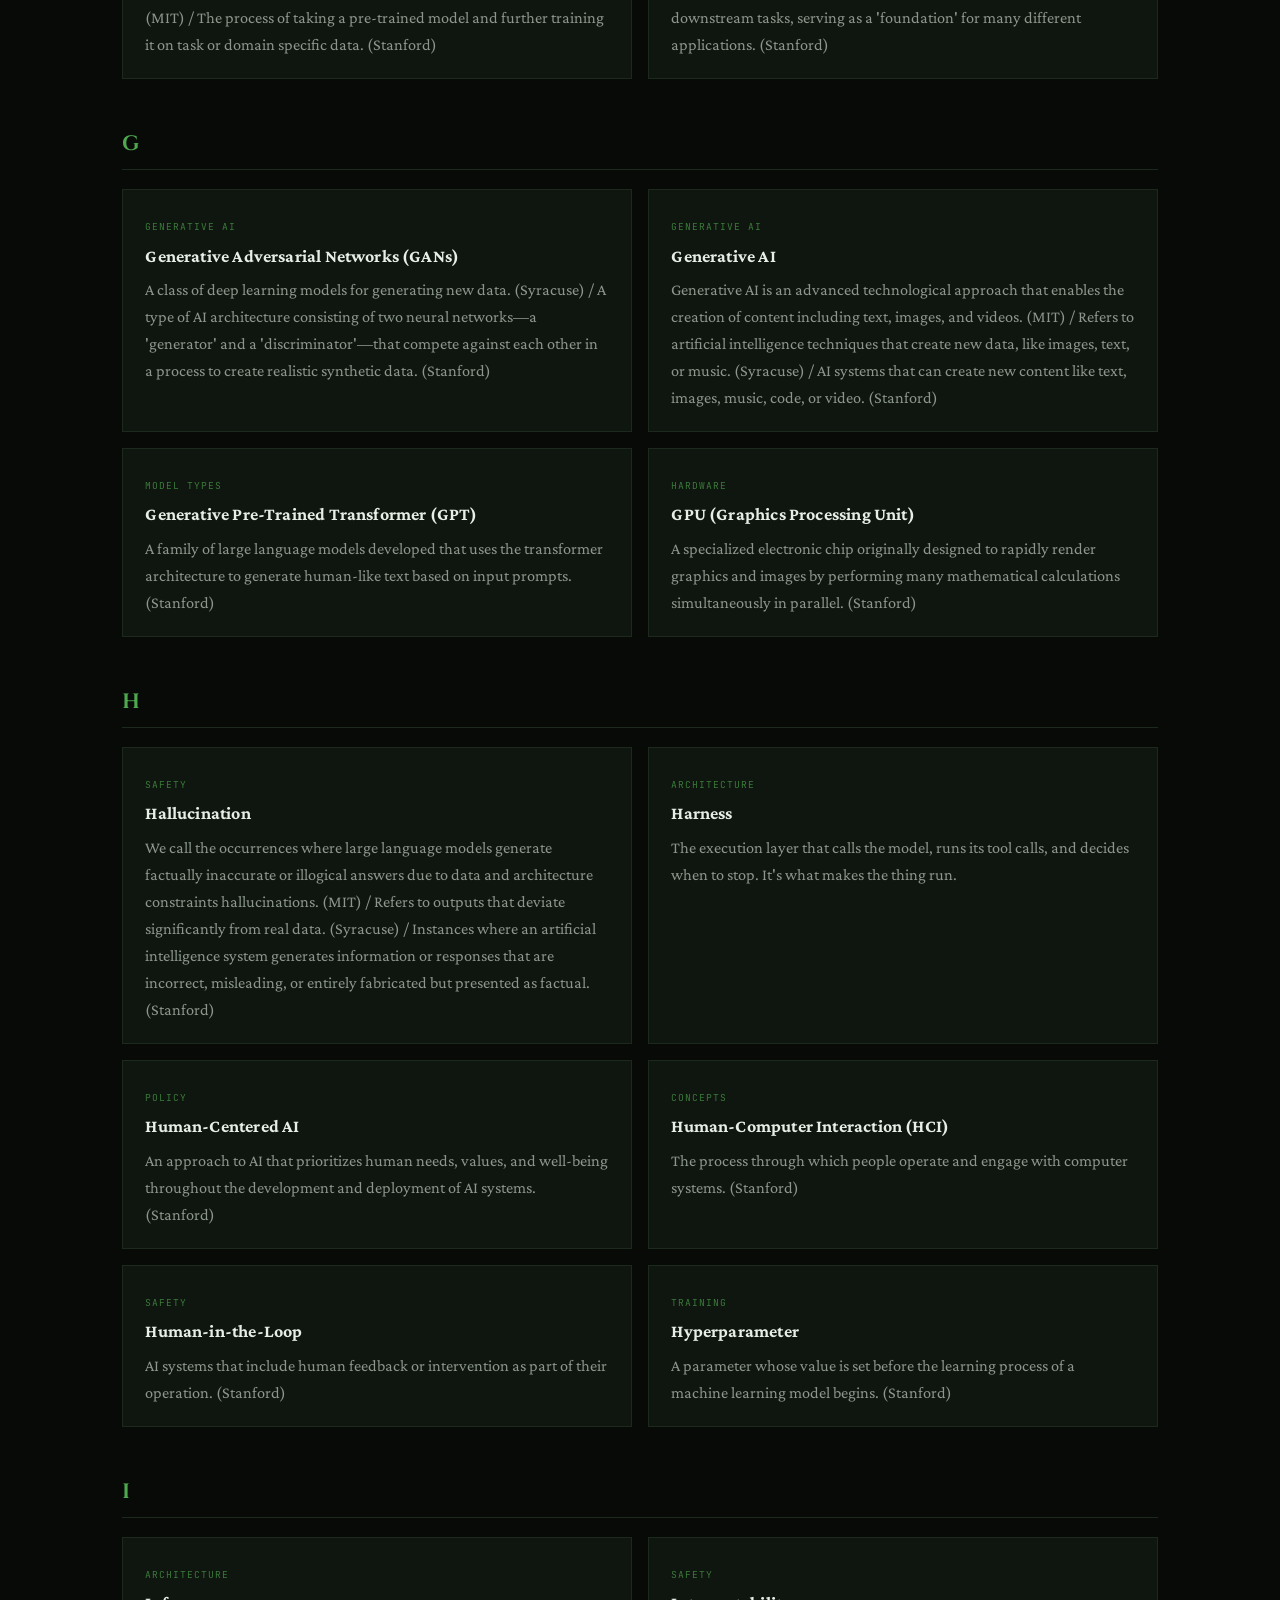
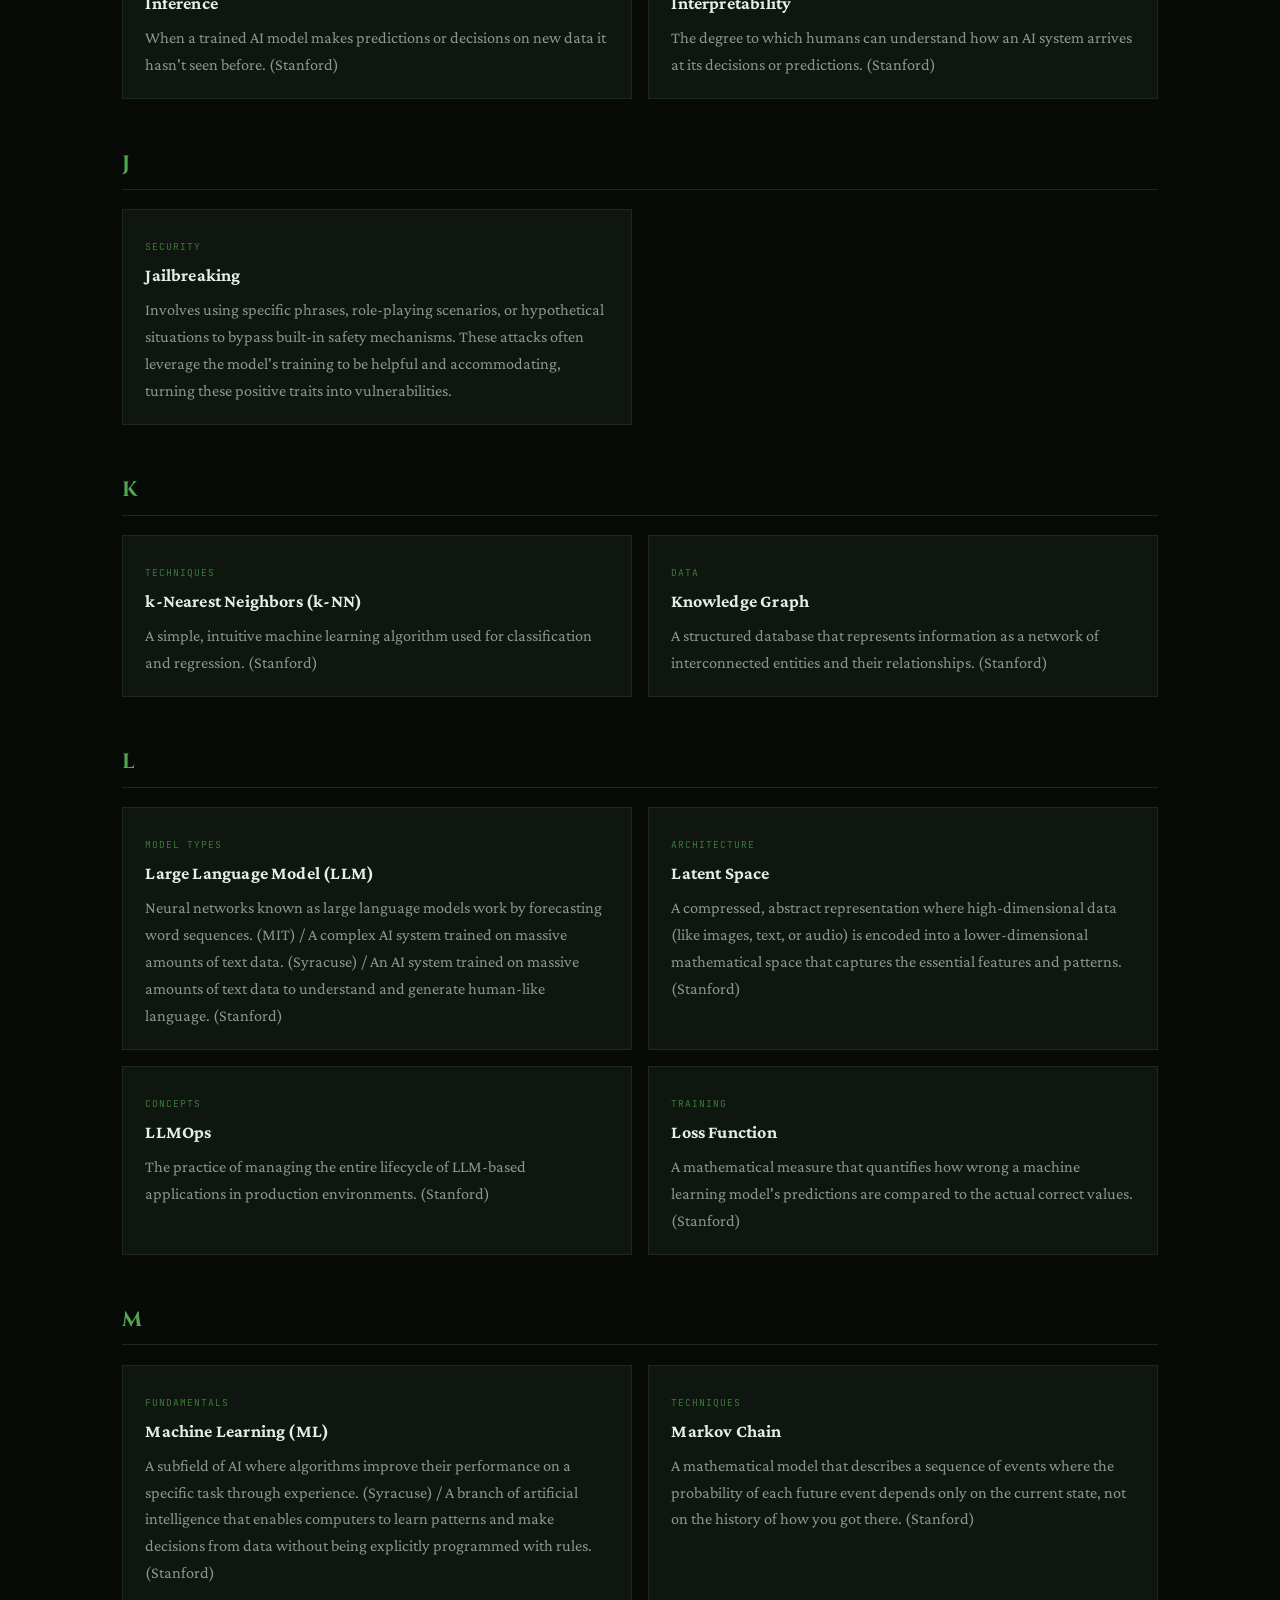
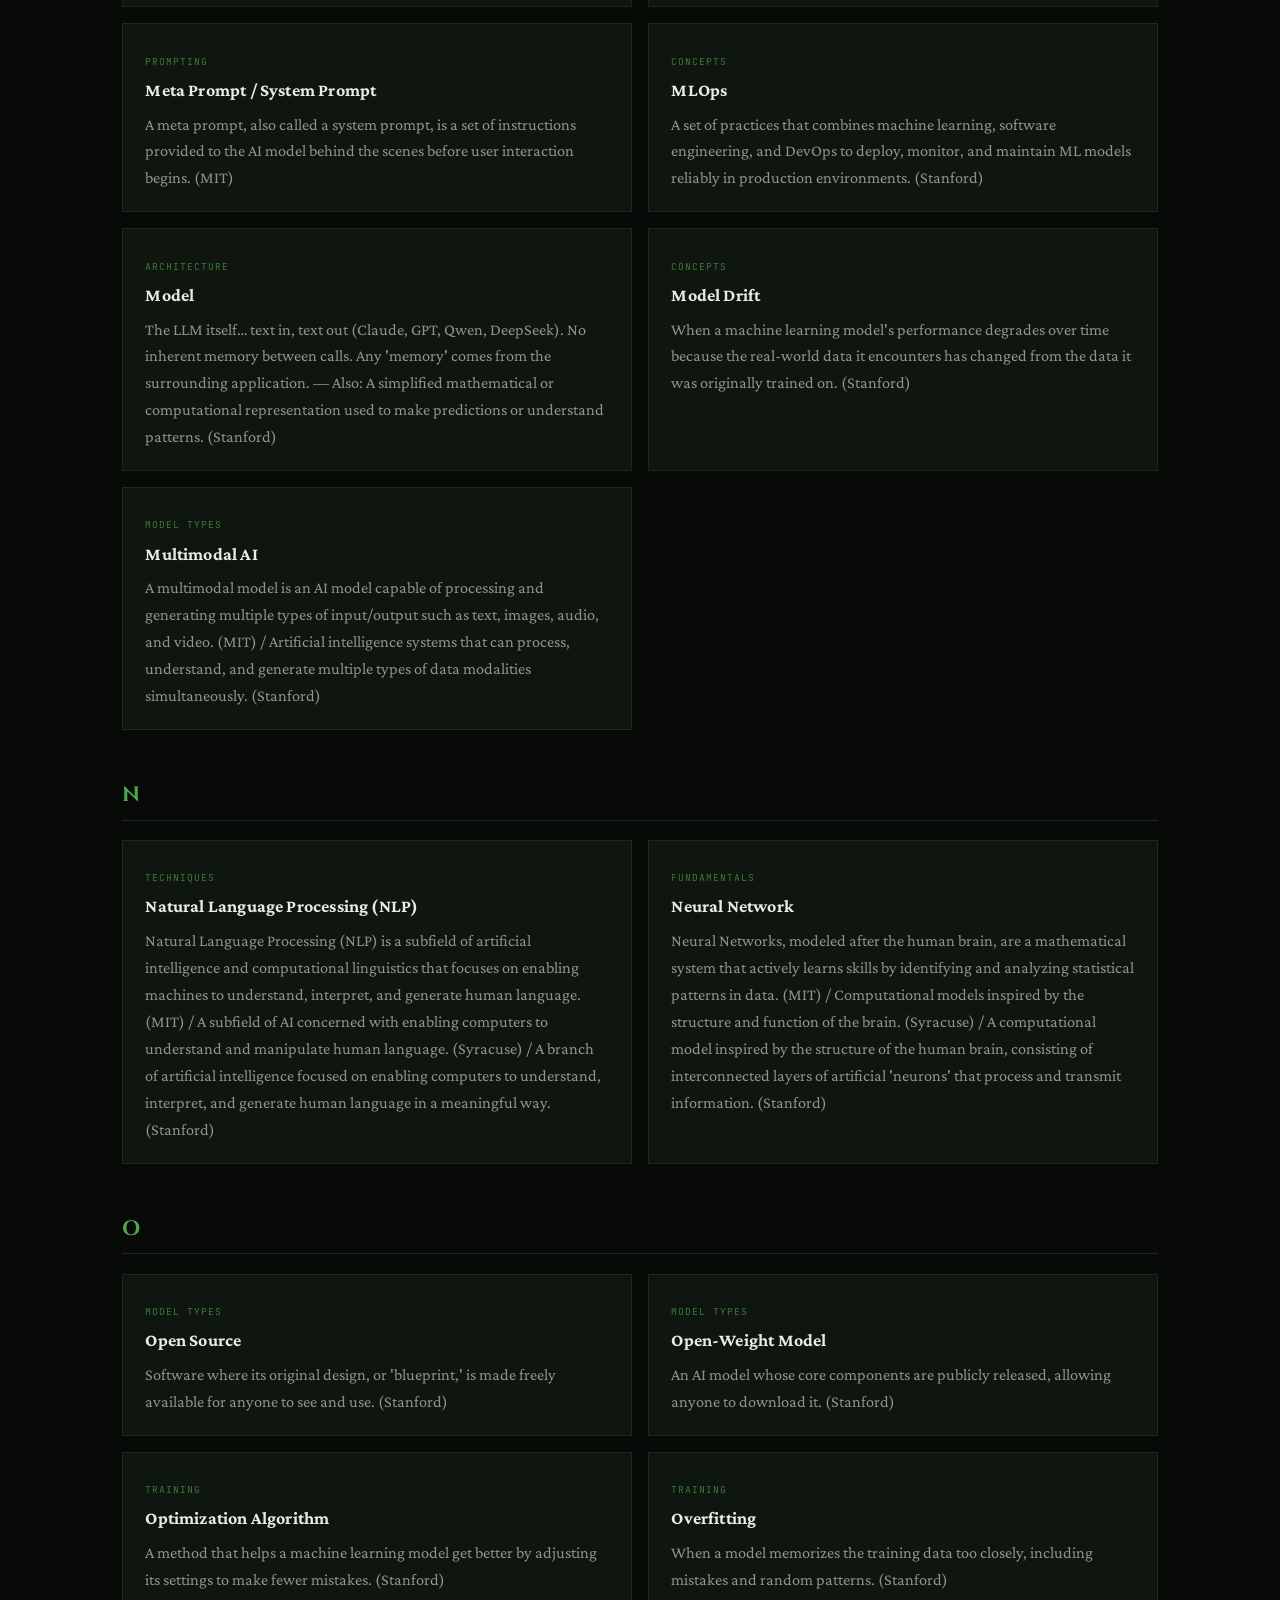
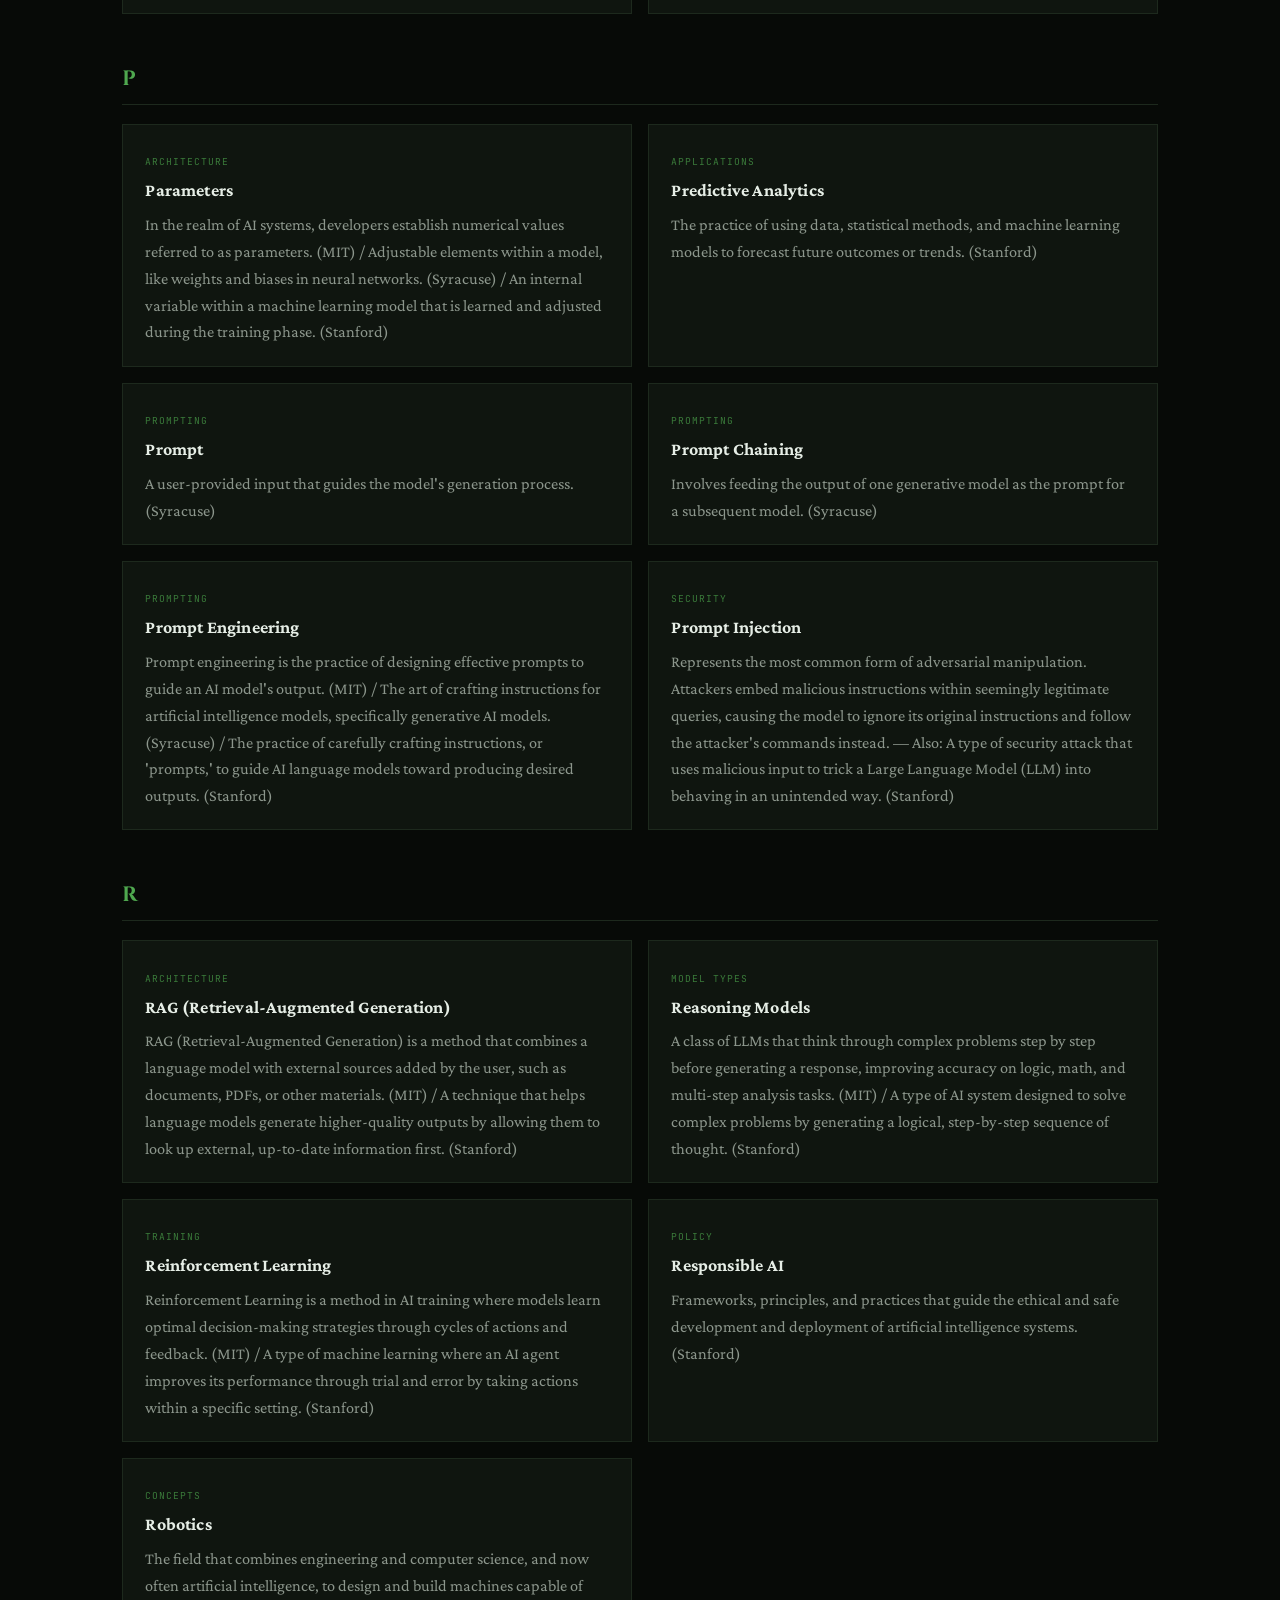
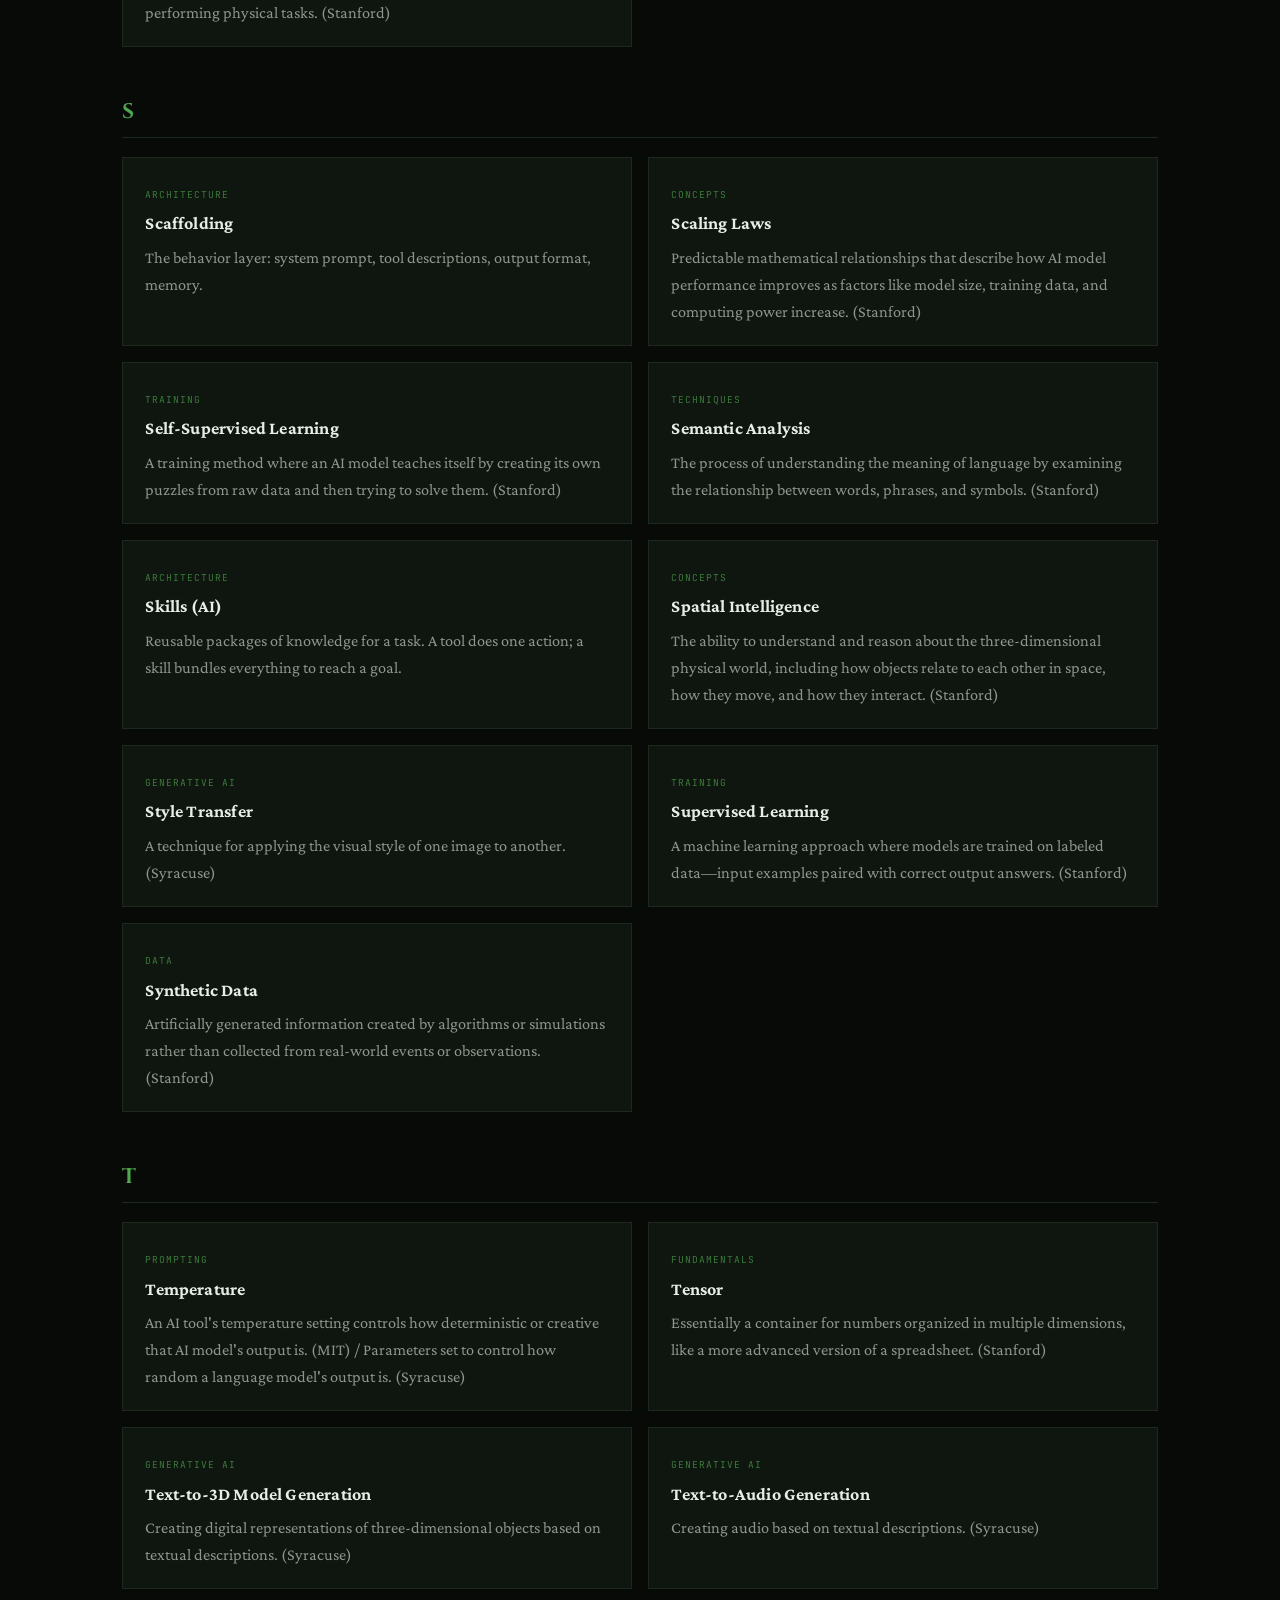
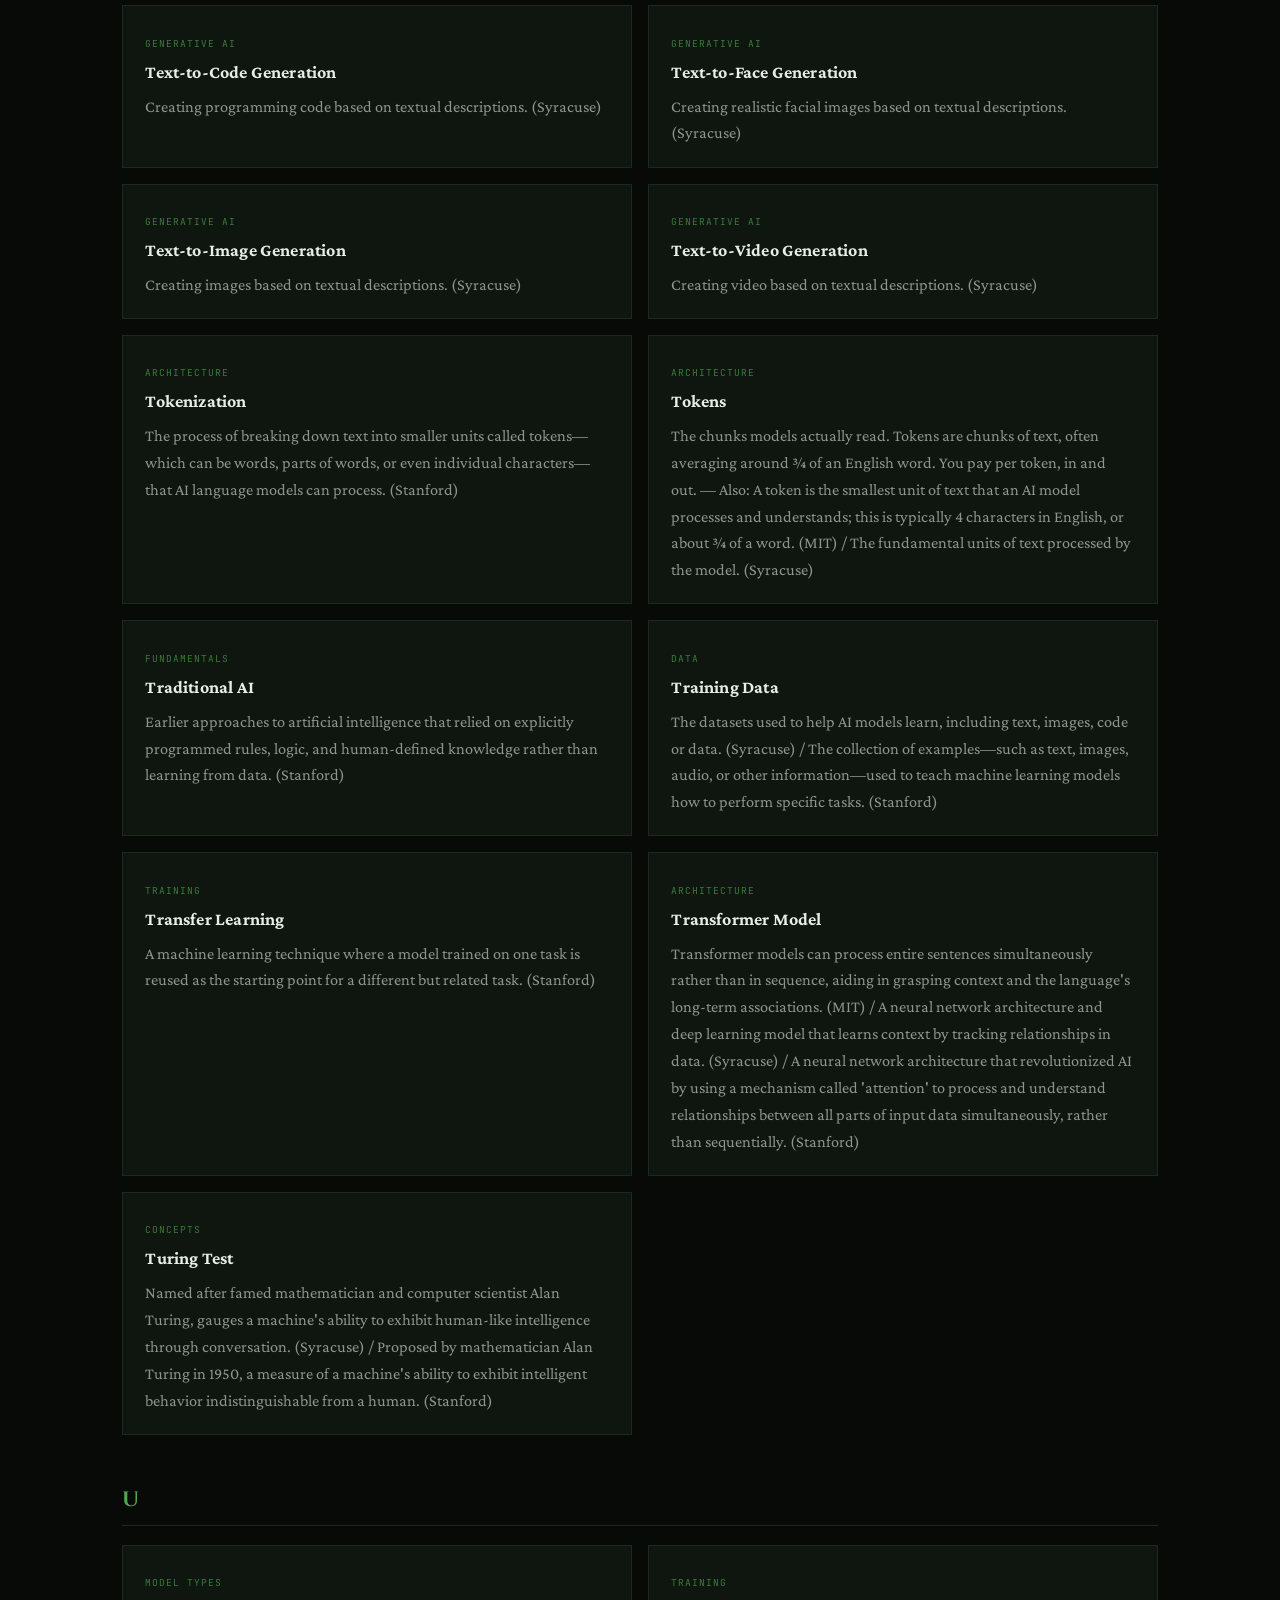
<file: ai-resources/index.html>
<!DOCTYPE html>
<html lang="en">
<head>
  <meta charset="UTF-8">
  <meta name="viewport" content="width=device-width, initial-scale=1.0">
  <link rel="preconnect" href="https://fonts.googleapis.com">
  <link rel="preconnect" href="https://fonts.gstatic.com" crossorigin>
  <!-- Begin Jekyll SEO tag v2.9.0 -->
<title>AI Resources | shehacks.it</title>
<meta name="generator" content="Jekyll v4.4.1" />
<meta property="og:title" content="AI Resources" />
<meta property="og:locale" content="en_US" />
<meta name="description" content="Offensive Security · Penetration Testing · Breaking Things With Purpose" />
<meta name="twitter:description" property="og:description" content="Offensive Security · Penetration Testing · Breaking Things With Purpose" />
<link rel="canonical" href="https://shehacks.it/ai-resources/" />
<meta property="og:url" content="https://shehacks.it/ai-resources/" />
<meta property="og:site_name" content="shehacks.it" />
<meta property="og:type" content="website" />
<meta name="twitter:card" content="summary" />
<meta name="twitter:title" content="AI Resources" />
<script type="application/ld+json">
{"@context":"https://schema.org","@type":"WebPage","description":"Offensive Security · Penetration Testing · Breaking Things With Purpose","headline":"AI Resources","url":"https://shehacks.it/ai-resources/"}</script>
<!-- End Jekyll SEO tag -->

  <meta name="theme-color" content="#070a07">
  <link rel="stylesheet" href="/assets/css/main.css">
</head>
<body>
  <nav class="site-nav">
  <a href="/" class="nav-logo">she<span>hacks</span>.it</a>
  <button class="nav-toggle" aria-label="Menu" onclick="document.querySelector('.nav-links').classList.toggle('open')">
    <span></span><span></span><span></span>
  </button>
  <ul class="nav-links">
    <li><a href="/" >Home</a></li>
    <li><a href="/about/" >About</a></li>
    <li><a href="/blog/" >Blog</a></li>
    <li><a href="/projects/" >Projects</a></li>
    <li><a href="/reads/" >Reads</a></li>
    <li><a href="/talks/" >Talks</a></li>
    <li><a href="/ai-resources/" class="active">AI Resources</a></li>
  </ul>
</nav>

  <style>
/* ── Tab Strip ── */
.tab-strip-wrap {
  position: sticky;
  top: var(--nav-height);
  z-index: 90;
  background: rgba(7,10,7,0.96);
  backdrop-filter: blur(14px);
  -webkit-backdrop-filter: blur(14px);
  border-bottom: 1px solid var(--border);
}
.tab-strip {
  max-width: var(--max-width);
  margin: 0 auto;
  padding: 0 2rem;
  display: flex;
  gap: 0;
  overflow-x: auto;
  scrollbar-width: none;
}
.tab-strip::-webkit-scrollbar { display: none; }
.tab-btn {
  font-family: var(--font-mono);
  font-size: 0.78rem;
  font-weight: 500;
  letter-spacing: 0.08em;
  color: var(--text-dim);
  padding: 0.9rem 1.4rem;
  border: none;
  background: none;
  cursor: pointer;
  border-bottom: 2px solid transparent;
  white-space: nowrap;
  transition: color 0.2s, border-color 0.2s;
  text-transform: uppercase;
}
.tab-btn:hover { color: var(--text-secondary); }
.tab-btn.active {
  color: var(--green-phosphor);
  border-bottom-color: var(--green-phosphor);
}

/* ── Tab Panels ── */
.tab-panel { display: none; }
.tab-panel.active { display: block; }

/* ── Cheat Sheet Layout ── */
.cs-body {
  max-width: var(--max-width);
  margin: 0 auto;
  padding: 3rem 2rem 6rem;
}
.cs-intro {
  font-size: 1rem;
  color: var(--text-secondary);
  line-height: 1.7;
  max-width: 680px;
  margin-bottom: 3rem;
  font-weight: 300;
}
.cs-grid {
  display: grid;
  grid-template-columns: 1fr 1fr;
  gap: 1.5rem;
  margin-bottom: 1.5rem;
}
.cs-grid-3 {
  display: grid;
  grid-template-columns: 1fr 1fr 1fr;
  gap: 1.5rem;
  margin-bottom: 1.5rem;
}
.cs-full { margin-bottom: 1.5rem; }
.cs-card {
  background: var(--bg-card);
  border: 1px solid var(--border);
  padding: 1.5rem 1.75rem;
}
.cs-card-title {
  font-family: var(--font-mono);
  font-size: 0.68rem;
  font-weight: 500;
  color: var(--green-bright);
  letter-spacing: 0.18em;
  text-transform: uppercase;
  margin-bottom: 1.1rem;
  display: flex;
  align-items: center;
  gap: 0.5rem;
}
.cs-card-title::before {
  content: '';
  display: block;
  width: 1.2rem;
  height: 1px;
  background: var(--green-accent);
}

/* Vocab chips */
.vocab-grid {
  display: flex;
  flex-direction: column;
  gap: 0.75rem;
}
.vocab-item {}
.vocab-term {
  font-family: var(--font-mono);
  font-size: 0.8rem;
  color: var(--green-phosphor);
  margin-bottom: 0.2rem;
}
.vocab-def {
  font-size: 0.88rem;
  color: var(--text-secondary);
  line-height: 1.55;
}

/* Shortcuts table */
.shortcut-table {
  width: 100%;
  border-collapse: collapse;
}
.shortcut-table tr { border-bottom: 1px solid var(--border); }
.shortcut-table tr:last-child { border-bottom: none; }
.shortcut-table td {
  padding: 0.45rem 0;
  font-size: 0.88rem;
  line-height: 1.5;
  vertical-align: top;
}
.shortcut-table td:first-child {
  font-family: var(--font-mono);
  font-size: 0.78rem;
  color: var(--green-phosphor);
  white-space: nowrap;
  padding-right: 1.2rem;
  width: 40%;
}
.shortcut-table td:last-child { color: var(--text-secondary); }

/* Command groups */
.cmd-group { margin-bottom: 1rem; }
.cmd-group-label {
  font-family: var(--font-mono);
  font-size: 0.65rem;
  color: var(--text-dim);
  letter-spacing: 0.12em;
  text-transform: uppercase;
  margin-bottom: 0.4rem;
}
.cmd-list { list-style: none; }
.cmd-list li {
  display: flex;
  gap: 0.8rem;
  padding: 0.3rem 0;
  border-bottom: 1px solid var(--border);
  font-size: 0.87rem;
  line-height: 1.5;
}
.cmd-list li:last-child { border-bottom: none; }
.cmd-list code {
  font-family: var(--font-mono);
  font-size: 0.78rem;
  color: var(--green-phosphor);
  white-space: nowrap;
  flex-shrink: 0;
  min-width: 38%;
}
.cmd-list span { color: var(--text-secondary); }

/* Tip list */
.tip-list { list-style: none; }
.tip-list li {
  padding: 0.55rem 0 0.55rem 1.2rem;
  border-bottom: 1px solid var(--border);
  font-size: 0.88rem;
  color: var(--text-secondary);
  line-height: 1.6;
  position: relative;
}
.tip-list li:last-child { border-bottom: none; }
.tip-list li::before {
  content: '›';
  position: absolute;
  left: 0;
  color: var(--green-accent);
  font-size: 1rem;
  line-height: 1.4;
}
.tip-list code {
  font-family: var(--font-mono);
  font-size: 0.78em;
  color: var(--green-phosphor);
  background: var(--bg-elevated);
  padding: 0.1em 0.35em;
}
.tip-list strong { color: var(--text-bright); font-weight: 600; }

/* Dos and Don'ts */
.dos-donts {
  display: grid;
  grid-template-columns: 1fr 1fr;
  gap: 1.5rem;
}
.do-col, .dont-col {}
.do-col .col-label {
  font-family: var(--font-mono);
  font-size: 0.68rem;
  letter-spacing: 0.15em;
  text-transform: uppercase;
  color: var(--green-bright);
  margin-bottom: 0.75rem;
}
.dont-col .col-label {
  font-family: var(--font-mono);
  font-size: 0.68rem;
  letter-spacing: 0.15em;
  text-transform: uppercase;
  color: #b05050;
  margin-bottom: 0.75rem;
}
.do-list, .dont-list { list-style: none; }
.do-list li, .dont-list li {
  font-size: 0.87rem;
  color: var(--text-secondary);
  line-height: 1.6;
  padding: 0.4rem 0 0.4rem 1.3rem;
  border-bottom: 1px solid var(--border);
  position: relative;
}
.do-list li:last-child, .dont-list li:last-child { border-bottom: none; }
.do-list li::before {
  content: '✓';
  position: absolute;
  left: 0;
  color: var(--green-bright);
  font-size: 0.78rem;
  line-height: 1.7;
}
.dont-list li::before {
  content: '✕';
  position: absolute;
  left: 0;
  color: #b05050;
  font-size: 0.78rem;
  line-height: 1.7;
}

/* Workspace badge */
.ws-cmd {
  font-family: var(--font-mono);
  font-size: 0.78rem;
  color: var(--green-phosphor);
  background: var(--bg-elevated);
  border: 1px solid var(--border-strong);
  padding: 0.15em 0.5em;
  border-radius: 3px;
}

/* Responsive */
@media (max-width: 768px) {
  .cs-grid, .cs-grid-3, .dos-donts { grid-template-columns: 1fr; }
  .cs-body { padding: 2rem 1.5rem 4rem; }
  .tab-strip { padding: 0 1rem; }
  .tab-btn { padding: 0.8rem 1rem; }
}

/* Glossary (inline) */
.glossary-search-wrap-inline {
  background: var(--bg-elevated);
  border-bottom: 1px solid var(--border);
  padding: 1rem 2rem;
}
.glossary-search-inner-inline {
  max-width: var(--max-width);
  margin: 0 auto;
  display: flex;
  gap: 1rem;
  align-items: center;
  flex-wrap: wrap;
}
.glossary-search {
  flex: 1;
  min-width: 220px;
  background: var(--bg-card);
  border: 1px solid var(--border-strong);
  color: var(--text-primary);
  font-family: var(--font-mono);
  font-size: 0.82rem;
  padding: 0.6rem 1rem;
  outline: none;
  transition: border-color 0.2s;
}
.glossary-search:focus { border-color: var(--green-accent); }
.glossary-search::placeholder { color: var(--text-dim); }
.glossary-count {
  font-family: var(--font-mono);
  font-size: 0.72rem;
  color: var(--text-dim);
  white-space: nowrap;
}
.alpha-jump {
  display: flex;
  flex-wrap: wrap;
  gap: 0.3rem;
  max-width: var(--max-width);
  margin: 0 auto;
  padding: 0.6rem 2rem;
  border-bottom: 1px solid var(--border);
}
.alpha-jump a {
  font-family: var(--font-mono);
  font-size: 0.72rem;
  color: var(--text-dim);
  padding: 0.2rem 0.45rem;
  border: 1px solid transparent;
  transition: all 0.2s;
}
.alpha-jump a.has-terms { color: var(--text-secondary); }
.alpha-jump a.has-terms:hover { color: var(--green-phosphor); border-color: var(--green-glow); text-shadow: none; }
.alpha-jump a.no-terms { opacity: 0.25; pointer-events: none; }
.glossary-body {
  max-width: var(--max-width);
  margin: 0 auto;
  padding: 2rem 2rem 6rem;
}
.glossary-letter-group { margin-bottom: 3rem; }
.glossary-letter {
  font-family: var(--font-display);
  font-size: 1.3rem;
  font-weight: 700;
  color: var(--green-bright);
  border-bottom: 1px solid var(--border);
  padding-bottom: 0.4rem;
  margin-bottom: 1.2rem;
  scroll-margin-top: calc(var(--nav-height) + 110px);
}
.glossary-entries {
  display: grid;
  grid-template-columns: repeat(auto-fill, minmax(340px, 1fr));
  gap: 1rem;
}
.glossary-entry {
  background: var(--bg-card);
  border: 1px solid var(--border);
  padding: 1.2rem 1.4rem;
  transition: border-color 0.25s, background 0.25s;
}
.glossary-entry:hover { border-color: var(--green-glow); background: var(--bg-card-hover); }
.glossary-term {
  font-family: var(--font-body);
  font-size: 1.12rem;
  font-weight: 700;
  color: var(--text-heading);
  letter-spacing: 0.01em;
  margin-bottom: 0.4rem;
}
.glossary-def { font-size: 1.02rem; color: var(--text-secondary); line-height: 1.65; }
.glossary-tag {
  display: inline-block;
  font-family: var(--font-mono);
  font-size: 0.6rem;
  color: var(--green-accent);
  letter-spacing: 0.1em;
  text-transform: uppercase;
  margin-bottom: 0.3rem;
}
.no-results {
  display: none;
  font-family: var(--font-mono);
  font-size: 0.88rem;
  color: var(--text-dim);
  padding: 3rem 2rem;
  text-align: center;
}
@media (max-width: 768px) {
  .glossary-entries { grid-template-columns: 1fr; }
  .glossary-search-wrap-inline, .alpha-jump { padding-left: 1.5rem; padding-right: 1.5rem; }
  .glossary-body { padding: 1.5rem 1.5rem 4rem; }
}

/* Learn More */
.resource-section { margin-bottom: 2.75rem; }
.resource-section-title {
  font-family: var(--font-mono);
  font-size: 0.68rem;
  font-weight: 500;
  color: var(--green-bright);
  letter-spacing: 0.18em;
  text-transform: uppercase;
  margin-bottom: 1.1rem;
  display: flex;
  align-items: center;
  gap: 0.5rem;
}
.resource-section-title::before {
  content: '';
  display: block;
  width: 1.2rem;
  height: 1px;
  background: var(--green-accent);
}
.resource-grid {
  display: grid;
  grid-template-columns: repeat(auto-fill, minmax(320px, 1fr));
  gap: 1rem;
}
.resource-card {
  display: block;
  background: var(--bg-card);
  border: 1px solid var(--border);
  padding: 1.3rem 1.5rem;
  text-decoration: none;
  transition: border-color 0.25s, background 0.25s;
}
.resource-card:hover { border-color: var(--green-glow); background: var(--bg-card-hover); }
.resource-name {
  font-family: var(--font-display);
  font-size: 1rem;
  font-weight: 600;
  color: var(--text-heading);
  margin-bottom: 0.45rem;
  display: flex;
  align-items: center;
  justify-content: space-between;
  gap: 0.5rem;
}
.resource-card:hover .resource-name { color: var(--green-phosphor); }
.resource-name svg {
  width: 0.85rem;
  height: 0.85rem;
  flex-shrink: 0;
  stroke: var(--text-dim);
  transition: stroke 0.25s, transform 0.25s;
}
.resource-card:hover .resource-name svg { stroke: var(--green-phosphor); transform: translate(2px, -2px); }
.resource-host {
  font-family: var(--font-mono);
  font-size: 0.68rem;
  color: var(--green-accent);
  letter-spacing: 0.02em;
  margin-bottom: 0.7rem;
  word-break: break-word;
}
.resource-desc {
  font-size: 0.88rem;
  color: var(--text-secondary);
  line-height: 1.55;
}
@media (max-width: 768px) {
  .resource-grid { grid-template-columns: 1fr; }
}
</style>

<div class="page-header">
  <div class="section-inner">
    <h1 class="section-title">AI Resources</h1>
    <p class="section-subtitle">Glossary, cheat sheets, and prompting tips for Claude, Gemini, and ChatGPT. Focused on coding and cybersecurity work.</p>
  </div>
</div>

<div class="tab-strip-wrap">
  <div class="tab-strip" role="tablist">
    <button class="tab-btn active" role="tab" aria-selected="true"  onclick="switchTab('glossary', this)">Glossary</button>
    <button class="tab-btn"        role="tab" aria-selected="false" onclick="switchTab('claude',   this)">Claude</button>
    <button class="tab-btn"        role="tab" aria-selected="false" onclick="switchTab('gemini',   this)">Gemini</button>
    <button class="tab-btn"        role="tab" aria-selected="false" onclick="switchTab('chatgpt',  this)">ChatGPT</button>
    <button class="tab-btn"        role="tab" aria-selected="false" onclick="switchTab('learn',    this)">Learn More</button>
  </div>
</div>

<!-- ════════════════════════════════════════════
     TAB 1 · GLOSSARY
════════════════════════════════════════════ -->
<div id="panel-glossary" class="tab-panel active">
  <div class="glossary-search-wrap-inline">
    <div class="glossary-search-inner-inline">
      <input type="text" class="glossary-search" id="glossarySearch" placeholder="Search terms or definitions…" autocomplete="off" spellcheck="false">
      <span class="glossary-count" id="glossaryCount"></span>
    </div>
  </div>
  <nav aria-label="Jump to letter"><div class="alpha-jump" id="alphaJump"></div></nav>
  <div class="glossary-body">
    <div class="no-results" id="noResults">No terms match your search.</div>
    <div id="glossaryContent"></div>
  </div>
</div>

<!-- ════════════════════════════════════════════
     TAB 2 · CLAUDE
════════════════════════════════════════════ -->
<div id="panel-claude" class="tab-panel">
  <div class="cs-body">
    <p class="cs-intro">Claude Code is the CLI and agent harness built by Anthropic. This sheet covers the desktop/CLI experience: commands, keyboard shortcuts, and prompting tips for offensive security and development work.</p>

    <!-- Vocab -->
    <div class="cs-full">
      <div class="cs-card">
        <div class="cs-card-title">Key vocabulary</div>
        <div class="vocab-grid" style="columns: 2; column-gap: 2rem;">
          <div class="vocab-item" style="break-inside: avoid; margin-bottom: 0.75rem;">
            <div class="vocab-term">Model</div>
            <div class="vocab-def">The model itself has no persistent memory between API calls. Any memory comes from the surrounding application (chat history, memory features, projects, uploaded files, etc.). Any "memory" comes from the surrounding application.</div>
          </div>
          <div class="vocab-item" style="break-inside: avoid; margin-bottom: 0.75rem;">
            <div class="vocab-term">Harness</div>
            <div class="vocab-def">The execution layer that calls the model, runs its tool calls, and decides when to stop. It's what makes the thing run.</div>
          </div>
          <div class="vocab-item" style="break-inside: avoid; margin-bottom: 0.75rem;">
            <div class="vocab-term">Agent</div>
            <div class="vocab-def">A model plus everything around it that lets it act, not just respond. Observe → act → observe → repeat.</div>
          </div>
          <div class="vocab-item" style="break-inside: avoid; margin-bottom: 0.75rem;">
            <div class="vocab-term">Scaffolding</div>
            <div class="vocab-def">The behavior layer: system prompt, tool descriptions, output format, memory. Separate from the model weights.</div>
          </div>
          <div class="vocab-item" style="break-inside: avoid; margin-bottom: 0.75rem;">
            <div class="vocab-term">Context Window</div>
            <div class="vocab-def">The model's working memory for one run, measured in tokens. Everything competes for space here.</div>
          </div>
          <div class="vocab-item" style="break-inside: avoid; margin-bottom: 0.75rem;">
            <div class="vocab-term">Tokens</div>
            <div class="vocab-def">The chunks models actually read — ~¾ of an English word on average. You pay per token in and out.</div>
          </div>
          <div class="vocab-item" style="break-inside: avoid; margin-bottom: 0.75rem;">
            <div class="vocab-term">Skills</div>
            <div class="vocab-def">Reusable packages of knowledge for a task. A tool does one action; a skill bundles everything to reach a goal.</div>
          </div>
          <div class="vocab-item" style="break-inside: avoid; margin-bottom: 0.75rem;">
            <div class="vocab-term">CLAUDE.md</div>
            <div class="vocab-def">Project-level instructions that persist across sessions. Lives in your repo root. Keep it lean — it burns context every turn.</div>
          </div>
          <div class="vocab-item" style="break-inside: avoid; margin-bottom: 0.75rem;">
            <div class="vocab-term">MCP</div>
            <div class="vocab-def">Model Context Protocol — connects Claude to external tools, data sources, and APIs. Configured in .mcp.json.</div>
          </div>
          <div class="vocab-item" style="break-inside: avoid; margin-bottom: 0.75rem;">
            <div class="vocab-term">Permission Modes</div>
            <div class="vocab-def">default → acceptEdits → plan. Cycle with Shift+Tab. Plan mode lets Claude think without executing.</div>
          </div>
          <div class="vocab-item" style="break-inside: avoid; margin-bottom: 0.75rem;">
            <div class="vocab-term">Context Rot</div>
            <div class="vocab-def">When the context window fills with noise, quality quietly drops and the model drifts. Fix: /compact or fresh session.</div>
          </div>
          <div class="vocab-item" style="break-inside: avoid; margin-bottom: 0.75rem;">
            <div class="vocab-term">Effort Level</div>
            <div class="vocab-def">Controls reasoning depth: off / low / medium / high / max. Higher = slower, better on hard problems, more tokens.</div>
          </div>
        </div>
      </div>
    </div>

    <div class="cs-grid">
      <!-- Keyboard shortcuts -->
      <div class="cs-card">
        <div class="cs-card-title">Keyboard shortcuts</div>
        <table class="shortcut-table">
          <tr><td>Shift+Tab</td><td>Cycle permission modes: default → acceptEdits → plan</td></tr>
          <tr><td>Esc</td><td>Interrupt Claude mid-response</td></tr>
          <tr><td>Esc, Esc</td><td>Open rewind / checkpoint menu</td></tr>
          <tr><td>Ctrl+C</td><td>Cancel input or exit on empty prompt</td></tr>
          <tr><td>Ctrl+R</td><td>Reverse search prompt history</td></tr>
          <tr><td>Ctrl+L</td><td>Clear / redraw the terminal screen</td></tr>
          <tr><td>Ctrl+O</td><td>Toggle transcript view (detailed tool usage)</td></tr>
          <tr><td>Ctrl+V</td><td>Paste image directly into prompt</td></tr>
          <tr><td>↑ / ↓</td><td>Scroll through prompt history</td></tr>
          <tr><td>@ + path</td><td>Reference a file or directory inline</td></tr>
          <tr><td>/</td><td>Open slash command menu</td></tr>
        </table>
      </div>

      <!-- CLI flags -->
      <div class="cs-card">
        <div class="cs-card-title">CLI flags &amp; headless</div>
        <ul class="cmd-list">
          <li><code>claude "prompt"</code><span>Interactive session with starting prompt</span></li>
          <li><code>claude -p "prompt"</code><span>Headless / non-interactive — pipe-friendly</span></li>
          <li><code>claude -r</code><span>Resume last session</span></li>
          <li><code>claude -c</code><span>Continue most recent conversation</span></li>
          <li><code>--model &lt;id&gt;</code><span>Specify model (e.g. claude-sonnet-4-6)</span></li>
          <li><code>--session-id &lt;id&gt;</code><span>Resume a specific session by UUID</span></li>
          <li><code>--add-dir &lt;path&gt;</code><span>Add working directory</span></li>
          <li><code>--output-format</code><span>json / text / stream-json</span></li>
          <li><code>--max-turns N</code><span>Limit agent turns</span></li>
          <li><code>--allowedTools</code><span>Pre-approve specific tools</span></li>
          <li><code>--verbose</code><span>Full transcript output</span></li>
          <li><code>--agent &lt;type&gt;</code><span>Use specific agent (Explore, Plan…)</span></li>
          <li><code>cat f | claude -p</code><span>Pipe file content as input</span></li>
        </ul>
      </div>
    </div>

    <!-- Slash commands -->
    <div class="cs-full">
      <div class="cs-card">
        <div class="cs-card-title">Slash commands</div>
        <div style="display: grid; grid-template-columns: 1fr 1fr 1fr; gap: 1.5rem;">
          <div>
            <div class="cmd-group">
              <div class="cmd-group-label">Session</div>
              <ul class="cmd-list">
                <li><code>/clear</code><span>Wipe conversation history</span></li>
                <li><code>/compact [focus]</code><span>Summarize context, optionally with keyword</span></li>
                <li><code>/resume</code><span>Resume or switch session</span></li>
                <li><code>/rename [name]</code><span>Name current session</span></li>
                <li><code>/branch</code><span>Fork current conversation</span></li>
                <li><code>/rewind</code><span>Roll back to earlier checkpoint</span></li>
                <li><code>/export</code><span>Save conversation to file/clipboard</span></li>
              </ul>
            </div>
            <div class="cmd-group">
              <div class="cmd-group-label">Config</div>
              <ul class="cmd-list">
                <li><code>/model [model]</code><span>Switch model</span></li>
                <li><code>/effort [level]</code><span>off / low / med / high / max</span></li>
                <li><code>/permissions</code><span>View/update tool approvals</span></li>
                <li><code>/vim</code><span>Toggle vim keybindings</span></li>
                <li><code>/color [color]</code><span>Set prompt bar color</span></li>
                <li><code>/keybindings</code><span>Configure shortcuts</span></li>
              </ul>
            </div>
          </div>
          <div>
            <div class="cmd-group">
              <div class="cmd-group-label">Context &amp; cost</div>
              <ul class="cmd-list">
                <li><code>/cost</code><span>Token usage and session spend</span></li>
                <li><code>/context</code><span>Visualize context window usage</span></li>
                <li><code>/diff</code><span>Interactive diff of uncommitted changes</span></li>
                <li><code>/status</code><span>Account, model, directory, version</span></li>
              </ul>
            </div>
            <div class="cmd-group">
              <div class="cmd-group-label">Tools &amp; workspace</div>
              <ul class="cmd-list">
                <li><code>/init</code><span>Explore codebase, create CLAUDE.md</span></li>
                <li><code>/memory</code><span>View/edit CLAUDE.md files</span></li>
                <li><code>/mcp</code><span>Manage MCP servers</span></li>
                <li><code>/skills</code><span>List available skills</span></li>
                <li><code>/agents</code><span>Manage agents</span></li>
                <li><code>/add-dir &lt;path&gt;</code><span>Add working directory</span></li>
                <li><code>/chrome</code><span>Chrome browser integration</span></li>
              </ul>
            </div>
          </div>
          <div>
            <div class="cmd-group">
              <div class="cmd-group-label">Built-in skills</div>
              <ul class="cmd-list">
                <li><code>/review</code><span>Code review via 3 parallel agents</span></li>
                <li><code>/security-review</code><span>Security analysis of pending changes</span></li>
                <li><code>/debug [desc]</code><span>Troubleshoot from debug log</span></li>
                <li><code>/loop [interval]</code><span>Recurring scheduled task</span></li>
                <li><code>/batch</code><span>Large parallel changes across worktrees</span></li>
                <li><code>/plan [desc]</code><span>Plan a feature or task</span></li>
                <li><code>/simplify</code><span>Review and simplify changed code</span></li>
              </ul>
            </div>
          </div>
        </div>
      </div>
    </div>

    <div class="cs-grid">
      <!-- Prompting: Coding -->
      <div class="cs-card">
        <div class="cs-card-title">Prompting · Coding</div>
        <ul class="tip-list">
          <li><strong>4-part prompt:</strong> Role + Goal → Context (relevant code only) → Constraints (language, what NOT to do) → Output shape (format, examples)</li>
          <li><strong>Right-size the model:</strong> <code>Sonnet</code> for routine work, <code>Opus</code> for hard multi-step or reasoning tasks</li>
          <li><strong>Negative constraints:</strong> "Do not redesign the architecture", "Don't touch unrelated files", "Don't explain basics"</li>
          <li><strong>Plan then build:</strong> Explore and decide in session 1, capture to markdown, open a fresh session to implement — planning fills context with dead ends</li>
          <li><strong>Kill bad runs early:</strong> A derailed agent burns tokens fast. Stop, diagnose the gap, rephrase — don't reroll the same prompt</li>
          <li><strong>Pipe tool output:</strong> <code>cat nmap.txt | claude -p "analyze for attack surface"</code></li>
          <li><strong>Pack codebase context:</strong> Use <code>repomix</code> or <code>codesight</code> to bundle cleanly before feeding</li>
          <li><strong>Convert docs first:</strong> PDFs and webpages carry formatting overhead — feed plain text or markdown</li>
          <li><strong>Compact proactively:</strong> Run <code>/compact</code> before the context rots, not after</li>
        </ul>
      </div>

      <!-- Prompting: Cyber -->
      <div class="cs-card">
        <div class="cs-card-title">Prompting · Cybersecurity research</div>
        <ul class="tip-list">
          <li><strong>Frame as a reviewer:</strong> "You're reviewing an AD config for privilege-escalation paths. Return: finding title, risk rating, affected hosts, repro steps, remediation."</li>
          <li><strong>Feed raw tool output:</strong> Paste nmap, BloodHound, Nessus, or Burp output and ask for prioritized findings with severity rationale</li>
          <li><strong>Ask for the kill chain:</strong> "Given these open ports and service versions, describe the most likely attack paths ranked by exploitability"</li>
          <li><strong>Cross-check findings:</strong> Ask Claude to analyze, then have Gemini or GPT verify. Agreement = confidence; disagreement = dig in</li>
          <li><strong>Run /security-review</strong> before committing any tool or exploit code you had Claude write</li>
          <li><strong>Scrub before shipping:</strong> "Review this finding for AI tells: em dashes, puffery, weasel words, promotional tone"</li>
          <li><strong>Structured report output:</strong> Specify the exact format — "Return: finding title, CVSS score, affected asset, evidence, remediation. No fluff."</li>
          <li><strong>Don't trust AI-generated URLs or CVE refs</strong> — verify every citation directly</li>
        </ul>
      </div>
    </div>

    <!-- Do's and Don'ts -->
    <div class="cs-full">
      <div class="cs-card">
        <div class="cs-card-title">Do's &amp; Don'ts</div>
        <div class="dos-donts">
          <div class="do-col">
            <div class="col-label">Do</div>
            <ul class="do-list">
              <li>Give full context before hitting enter — role, goal, constraints, output shape</li>
              <li>Right-size the model to the task complexity</li>
              <li>Use negative constraints to stop scope creep</li>
              <li>Kill a derailed run early and rephrase with a cleaner prompt</li>
              <li>Verify security findings independently before putting them in a report</li>
              <li>Use /compact before context fills up</li>
              <li>Plan in one session, build in a clean one</li>
              <li>Keep CLAUDE.md lean — no large docs, no task-specific state</li>
              <li>Use /security-review before committing Claude-generated code</li>
            </ul>
          </div>
          <div class="dont-col">
            <div class="col-label">Don't</div>
            <ul class="dont-list">
              <li>Stuff the context window with noise — it actively degrades output quality</li>
              <li>Reroll the same prompt expecting different results — diagnose the gap first</li>
              <li>Anthropomorphize — it's predicting tokens, not understanding your intent</li>
              <li>Trust AI-generated URLs, CVE refs, or tool output without verification</li>
              <li>Put client data, secrets, or PII in prompts — assume they may be logged</li>
              <li>Treat alignment as a security boundary — a model can be jailbroken</li>
              <li>Let an agent touch production without human-in-the-loop review</li>
              <li>Leave large documentation files in CLAUDE.md — they burn context every turn</li>
            </ul>
          </div>
        </div>
      </div>
    </div>

  </div>
</div>

<!-- ════════════════════════════════════════════
     TAB 3 · GEMINI
════════════════════════════════════════════ -->
<div id="panel-gemini" class="tab-panel">
  <div class="cs-body">
    <p class="cs-intro">Gemini is Google's primary model family. Best for Google Workspace integration, large context windows (up to 1M tokens), multimodal input, and Deep Research. This sheet covers Gemini Advanced and the Google AI Studio / gemini.google.com interface.</p>

    <!-- Vocab -->
    <div class="cs-full">
      <div class="cs-card">
        <div class="cs-card-title">Key vocabulary</div>
        <div style="columns: 2; column-gap: 2rem;">
          <div class="vocab-item" style="break-inside: avoid; margin-bottom: 0.75rem;">
            <div class="vocab-term">Gems</div>
            <div class="vocab-def">Custom AI personas with persistent instructions, tools, and context — equivalent to Custom GPTs or Claude Projects. Create once, reuse across sessions.</div>
          </div>
          <div class="vocab-item" style="break-inside: avoid; margin-bottom: 0.75rem;">
            <div class="vocab-term">Deep Research</div>
            <div class="vocab-def">A multi-step web research agent that autonomously browses, synthesizes, and returns a cited report. Better than asking for a summary of one source.</div>
          </div>
          <div class="vocab-item" style="break-inside: avoid; margin-bottom: 0.75rem;">
            <div class="vocab-term">Grounding</div>
            <div class="vocab-def">Connecting Gemini to real-time or private data — Google Search, Drive files, or custom data sources — to anchor responses in current facts.</div>
          </div>
          <div class="vocab-item" style="break-inside: avoid; margin-bottom: 0.75rem;">
            <div class="vocab-term">Extensions</div>
            <div class="vocab-def">Integrations with Google Workspace, YouTube, Flights, Hotels, Maps, and third-party services. Enable in Settings → Extensions.</div>
          </div>
          <div class="vocab-item" style="break-inside: avoid; margin-bottom: 0.75rem;">
            <div class="vocab-term">Flash / Pro</div>
            <div class="vocab-def">Model tiers: Flash = fast and cheap; Pro = the most capable, for harder reasoning and coding. Paid plans (Google AI Pro / Ultra) raise usage limits and unlock features like Deep Research.</div>
          </div>
          <div class="vocab-item" style="break-inside: avoid; margin-bottom: 0.75rem;">
            <div class="vocab-term">NotebookLM</div>
            <div class="vocab-def">Google's research notebook. Upload sources and ask questions grounded entirely in your documents. Good for report and finding synthesis.</div>
          </div>
          <div class="vocab-item" style="break-inside: avoid; margin-bottom: 0.75rem;">
            <div class="vocab-term">Imagen / Veo</div>
            <div class="vocab-def">Gemini's image (Imagen) and video (Veo) generation models, accessible via Advanced.</div>
          </div>
          <div class="vocab-item" style="break-inside: avoid; margin-bottom: 0.75rem;">
            <div class="vocab-term">1M context window</div>
            <div class="vocab-def">Gemini models support up to a 1M-token context window, though practical limits can vary depending on the interface and workflow. Available on Flash and Pro.</div>
          </div>
        </div>
      </div>
    </div>

    <div class="cs-grid">
      <!-- Keyboard shortcuts -->
      <div class="cs-card">
        <div class="cs-card-title">Keyboard shortcuts · gemini.google.com</div>
        <table class="shortcut-table">
          <tr><td>Enter</td><td>Submit prompt</td></tr>
          <tr><td>Shift + Enter</td><td>New line without submitting</td></tr>
        </table>
        <p style="font-size: 0.82rem; color: var(--text-dim); line-height: 1.55; margin-top: 0.8rem;">Gemini's web app has very few native keyboard shortcuts beyond these basics and Google may add or change shortcuts over time. Power users add a browser extension for model switching, search, and theme toggles.</p>

        <div style="margin-top: 1.5rem;">
          <div class="cmd-group-label">Workspace @ references</div>
          <ul class="cmd-list">
            <li><code>@Drive</code><span>Reference a Google Drive file by name</span></li>
            <li><code>@Gmail</code><span>Reference an email thread</span></li>
            <li><code>@Docs</code><span>Reference a Google Doc</span></li>
            <li><code>@Sheets</code><span>Reference a Google Sheet</span></li>
            <li><code>@Slides</code><span>Reference a Google Slides deck</span></li>
            <li><code>@Calendar</code><span>Reference calendar events</span></li>
            <li><code>@YouTube</code><span>Reference a YouTube video transcript</span></li>
          </ul>
        </div>
      </div>

      <!-- Features / commands -->
      <div class="cs-card">
        <div class="cs-card-title">Key features &amp; how to invoke them</div>
        <ul class="cmd-list">
          <li><code>Deep Research</code><span>Click "Deep Research" button before submitting — triggers multi-step web research with citations</span></li>
          <li><code>Gems</code><span>Menu → Gems → New gem — create reusable personas with instructions and tools</span></li>
          <li><code>Code execution</code><span>Click Run on any code block (Advanced) — runs Python in-session</span></li>
          <li><code>Canvas</code><span>Say "Open in canvas" or click the canvas icon for collaborative doc/code editing</span></li>
          <li><code>Export to Docs</code><span>Click ⋮ → Export to Google Docs on any long response</span></li>
          <li><code>Image gen</code><span>Ask "Generate an image of..." — uses Imagen</span></li>
          <li><code>NotebookLM</code><span>notebooklm.google.com — upload sources, ask grounded questions</span></li>
          <li><code>AI Studio</code><span>aistudio.google.com — direct API access, system prompts, model selection, adjustable safety settings</span></li>
          <li><code>1M context</code><span>Upload files or paste large docs — no chunking needed on Pro/Flash</span></li>
        </ul>
      </div>
    </div>

    <div class="cs-grid">
      <!-- Prompting: Coding -->
      <div class="cs-card">
        <div class="cs-card-title">Prompting · Coding</div>
        <ul class="tip-list">
          <li><strong>Paste the whole codebase:</strong> With 1M tokens, you can feed an entire repo. Ask holistic questions: "Identify all authentication pathways and flag any missing authorization checks"</li>
          <li><strong>Walk then analyze:</strong> "Walk me through what this code does, then identify security issues" — combines explanation with analysis in one pass</li>
          <li><strong>Use Deep Research for library research:</strong> Before implementing, have Gemini research the library's current API, known CVEs, and best practices</li>
          <li><strong>Ground in your Drive docs:</strong> <code>@Drive [your spec doc]</code> then "Implement this feature based on the spec" — keeps context in your own materials</li>
          <li><strong>Security-focused code review:</strong> "Review this Python function for injection vulnerabilities, hardcoded secrets, and insecure deserialization. Output as a numbered list."</li>
          <li><strong>Code execution for validation:</strong> "Write a script to parse this log format, then run it on this sample and show the output"</li>
          <li><strong>Use AI Studio for clean API testing:</strong> No chat history overhead — test system prompts and raw model behavior directly</li>
        </ul>
      </div>

      <!-- Prompting: Cyber -->
      <div class="cs-card">
        <div class="cs-card-title">Prompting · Cybersecurity research</div>
        <ul class="tip-list">
          <li><strong>Deep Research for threat intel:</strong> "Research recent CVEs affecting Apache 2.4.x — summarize exploitation methods, available PoCs, and detection opportunities"</li>
          <li><strong>Ground in internal docs:</strong> <code>@Drive [pentest methodology]</code> → "Apply this methodology to the following scope and generate a testing checklist"</li>
          <li><strong>NotebookLM for report synthesis:</strong> Upload multiple recon outputs, findings, and notes — ask for a unified executive summary grounded only in your data</li>
          <li><strong>OSINT synthesis:</strong> Upload screenshots, paste text, feed multiple sources — ask for a consolidated profile with confidence ratings</li>
          <li><strong>Log analysis at scale:</strong> Paste large log files (1M context) and ask "Identify anomalous patterns, failed auth attempts, and unusual egress — summarize by host"</li>
          <li><strong>Structured finding generation:</strong> "Draft a pentest finding. Format: Title | CVSS | Affected Systems | Technical Detail | Remediation. Tone: technical, no puffery."</li>
          <li><strong>Verify Deep Research citations:</strong> Gemini browses the web but can still hallucinate. Click through every source before putting it in a deliverable.</li>
        </ul>
      </div>
    </div>

    <!-- Do's and Don'ts -->
    <div class="cs-full">
      <div class="cs-card">
        <div class="cs-card-title">Do's &amp; Don'ts</div>
        <div class="dos-donts">
          <div class="do-col">
            <div class="col-label">Do</div>
            <ul class="do-list">
              <li>Use Deep Research for any multi-source, citation-required research task</li>
              <li>Use the 1M token window for large file and codebase analysis</li>
              <li>Create Gems for repeated workflows — AD review, log analysis, report generation</li>
              <li>Ground in your Drive docs for project-specific context</li>
              <li>Use @Workspace references to pull in live data without copy-pasting</li>
              <li>Use NotebookLM when you need answers grounded strictly in your own documents</li>
              <li>Use AI Studio for raw model access without chat overhead</li>
            </ul>
          </div>
          <div class="dont-col">
            <div class="col-label">Don't</div>
            <ul class="dont-list">
              <li>Assume Deep Research citations are accurate — always click through to the source</li>
              <li>Use the free tier for sensitive work — use Advanced with appropriate data privacy settings</li>
              <li>Rely on Gemini alone for security-critical findings</li>
              <li>Skip output format instructions — Gemini can be verbose without constraints</li>
              <li>Feed raw binary or complex PDFs — convert to text or use Drive integration instead</li>
              <li>Neglect to verify @Workspace data is current — cached docs may be stale</li>
            </ul>
          </div>
        </div>
      </div>
    </div>

  </div>
</div>

<!-- ════════════════════════════════════════════
     TAB 4 · CHATGPT
════════════════════════════════════════════ -->
<div id="panel-chatgpt" class="tab-panel">
  <div class="cs-body">
    <p class="cs-intro">ChatGPT is OpenAI's consumer-facing AI product powered by GPT-series multimodal models and reasoning-focused models. Best for iterative writing, Canvas collaboration, Code Interpreter data analysis, and the largest library of Custom GPTs.</p>

    <!-- Vocab -->
    <div class="cs-full">
      <div class="cs-card">
        <div class="cs-card-title">Key vocabulary</div>
        <div style="columns: 2; column-gap: 2rem;">
          <div class="vocab-item" style="break-inside: avoid; margin-bottom: 0.75rem;">
            <div class="vocab-term">Custom GPTs</div>
            <div class="vocab-def">Specialized AI personas with custom instructions, uploaded knowledge files, and tool access. Browse or build at chatgpt.com/gpts.</div>
          </div>
          <div class="vocab-item" style="break-inside: avoid; margin-bottom: 0.75rem;">
            <div class="vocab-term">Canvas</div>
            <div class="vocab-def">Collaborative document/code editing mode that opens a side panel. Lets you highlight sections for targeted edits without rewriting the whole thing.</div>
          </div>
          <div class="vocab-item" style="break-inside: avoid; margin-bottom: 0.75rem;">
            <div class="vocab-term">Memory</div>
            <div class="vocab-def">Facts ChatGPT retains across all your conversations. Check Settings → Personalization → Memory. Can be per-conversation or persistent.</div>
          </div>
          <div class="vocab-item" style="break-inside: avoid; margin-bottom: 0.75rem;">
            <div class="vocab-term">Code Interpreter</div>
            <div class="vocab-def">Also called Advanced Data Analysis. Runs Python in-session, analyzes files, generates charts. Attach any CSV, log, or code file.</div>
          </div>
          <div class="vocab-item" style="break-inside: avoid; margin-bottom: 0.75rem;">
            <div class="vocab-term">Projects</div>
            <div class="vocab-def">Persistent workspaces with uploaded files and custom instructions. Share context across multiple chats on the same engagement.</div>
          </div>
          <div class="vocab-item" style="break-inside: avoid; margin-bottom: 0.75rem;">
            <div class="vocab-term">GPT-4o</div>
            <div class="vocab-def">OpenAI's fast multimodal model. GPT-4o supports text, vision, voice, and image generation. Best for speed and everyday tasks.</div>
          </div>
          <div class="vocab-item" style="break-inside: avoid; margin-bottom: 0.75rem;">
            <div class="vocab-term">o3 / o4-mini</div>
            <div class="vocab-def">OpenAI's reasoning models — think through problems step-by-step before responding. Slower and more expensive, but noticeably better on hard logic, math, and analysis.</div>
          </div>
          <div class="vocab-item" style="break-inside: avoid; margin-bottom: 0.75rem;">
            <div class="vocab-term">Sycophancy</div>
            <div class="vocab-def">ChatGPT's tendency to agree with whatever you say, even when you're wrong. Push back explicitly: "What's wrong with this approach?" or "Critique this."</div>
          </div>
        </div>
      </div>
    </div>

    <div class="cs-grid">
      <!-- Keyboard shortcuts -->
      <div class="cs-card">
        <div class="cs-card-title">Keyboard shortcuts</div>
        <table class="shortcut-table">
          <tr><td>Ctrl/Cmd + Shift + O</td><td>New chat</td></tr>
          <tr><td>Ctrl/Cmd + Shift + S</td><td>Toggle sidebar</td></tr>
          <tr><td>Ctrl/Cmd + Shift + C</td><td>Copy last response</td></tr>
          <tr><td>Ctrl/Cmd + Shift + ;</td><td>Copy last code block</td></tr>
          <tr><td>Ctrl/Cmd + Shift + I</td><td>Set custom instructions</td></tr>
          <tr><td>Ctrl/Cmd + Shift + Backspace</td><td>Delete current chat</td></tr>
          <tr><td>Shift + Esc</td><td>Focus the prompt input</td></tr>
          <tr><td>Ctrl/Cmd + /</td><td>Show all keyboard shortcuts</td></tr>
        </table>
      </div>

      <!-- Features -->
      <div class="cs-card">
        <div class="cs-card-title">Key features &amp; how to invoke them</div>
        <ul class="cmd-list">
          <li><code>Canvas</code><span>Click canvas icon or say "Open in canvas" — opens side-by-side editor</span></li>
          <li><code>Code Interpreter</code><span>Attach a file (CSV, log, code) — ChatGPT auto-enables analysis mode</span></li>
          <li><code>Image generation</code><span>Say "Generate an image of..." or click the image icon — uses DALL-E 3</span></li>
          <li><code>Web search</code><span>Click the search icon or ask "Search the web for..." — pulls live results with citations</span></li>
          <li><code>Voice mode</code><span>Click the headphone icon — real-time voice conversation with GPT-4o</span></li>
          <li><code>Memory</code><span>Settings → Personalization → Memory — view, edit, or delete what it knows</span></li>
          <li><code>Custom GPTs</code><span>chatgpt.com/gpts — browse store or click your name → My GPTs to build</span></li>
          <li><code>Projects</code><span>Left sidebar → + New project — persistent files + custom instructions per project</span></li>
          <li><code>o3 model</code><span>Model picker → o3 — reasoning model for complex analysis and hard problems</span></li>
        </ul>
      </div>
    </div>

    <div class="cs-grid">
      <!-- Prompting: Coding -->
      <div class="cs-card">
        <div class="cs-card-title">Prompting · Coding</div>
        <ul class="tip-list">
          <li><strong>Canvas for long code:</strong> "Open in canvas, write a Python script that..." — then highlight specific sections and say "refactor this part to use async"</li>
          <li><strong>Code Interpreter for data:</strong> Attach a CSV or log file: "Clean this data, identify anomalies, and plot the key trends as charts"</li>
          <li><strong>Structured iteration:</strong> "Write the function. Now add error handling. Now write unit tests." — step-by-step beats a single mega-prompt</li>
          <li><strong>Senior reviewer framing:</strong> "You are a senior Python developer. Review this code for security issues, bugs, and performance problems. Output as a numbered list with severity."</li>
          <li><strong>Criticize then rewrite:</strong> "Criticize this implementation. Then rewrite it." — forces critique before it starts agreeing with you</li>
          <li><strong>Use o3 for hard problems:</strong> Algorithm design, complex logic, architecture decisions — reasoning models think before they answer</li>
          <li><strong>Projects for ongoing work:</strong> Upload your codebase, README, and style guide once — reference them across every session</li>
        </ul>
      </div>

      <!-- Prompting: Cyber -->
      <div class="cs-card">
        <div class="cs-card-title">Prompting · Cybersecurity research</div>
        <ul class="tip-list">
          <li><strong>Red team operator framing:</strong> "You are a red team operator. Given this network diagram [paste], identify the most likely attack paths and rank by exploitability."</li>
          <li><strong>Code Interpreter for log analysis:</strong> Attach .log or .csv files: "Identify failed auth attempts, unusual egress, and lateral movement indicators. Summarize by source IP."</li>
          <li><strong>CVE analysis:</strong> "Summarize this CVE [paste full text] and write a detection rule for Splunk that would catch this behavior"</li>
          <li><strong>Structured finding output:</strong> "Draft a pentest finding. Format: Title | CVSS | Affected Systems | Technical Detail | Remediation. No em dashes, no puffery, no weasel words."</li>
          <li><strong>Compare and prioritize:</strong> "Compare these two findings and identify which is higher priority. Use this CVSS context: [paste]. Justify your ranking."</li>
          <li><strong>Persistent methodology:</strong> Use Projects — upload your pentest methodology doc and custom instructions. Every new chat in the project inherits the context.</li>
          <li><strong>Force pushback:</strong> Ask "What's wrong with this approach?" or "What am I missing?" — ChatGPT's default is to agree; you have to explicitly ask for critique</li>
        </ul>
      </div>
    </div>

    <!-- Do's and Don'ts -->
    <div class="cs-full">
      <div class="cs-card">
        <div class="cs-card-title">Do's &amp; Don'ts</div>
        <div class="dos-donts">
          <div class="do-col">
            <div class="col-label">Do</div>
            <ul class="do-list">
              <li>Use Projects for ongoing engagements — persistent files and custom instructions</li>
              <li>Use Code Interpreter for file analysis instead of copy-pasting raw data</li>
              <li>Use Canvas for long-form report writing and iterative code editing</li>
              <li>Pick o3 for complex reasoning (logic, architecture, hard analysis)</li>
              <li>Use GPT-4o for fast, multimodal, everyday tasks</li>
              <li>Explicitly ask for critique — "What's wrong with this?", "Criticize this approach"</li>
              <li>Check Memory settings — it may retain more than you expect across sessions</li>
              <li>Set custom instructions once with your role and preferences instead of repeating per-prompt</li>
            </ul>
          </div>
          <div class="dont-col">
            <div class="col-label">Don't</div>
            <ul class="dont-list">
              <li>Upload client data or PII without checking your data privacy settings first</li>
              <li>Trust Browse results without clicking through to the original source</li>
              <li>Use one model for everything — match the model to the task</li>
              <li>Assume Memory is accurate — it can misremember; verify with "What do you know about me?"</li>
              <li>Accept the first answer as final — ChatGPT is trained to please, not to be right</li>
              <li>Use ChatGPT's web search for security-critical research without source verification</li>
              <li>Put sensitive engagement details into a shared or default GPT — use Projects with appropriate privacy settings</li>
            </ul>
          </div>
        </div>
      </div>
    </div>

  </div>
</div>

<!-- ════════════════════════════════════════════
     TAB 5 · LEARN MORE
════════════════════════════════════════════ -->
<div id="panel-learn" class="tab-panel">
  <div class="cs-body">
    <p class="cs-intro">Where to go next — the resources from the talk plus courses, channels, and hands-on challenges for going deeper on AI, prompting, and agentic engineering.</p>

    <!-- Interactive & Hands-On -->
    <div class="resource-section">
      <div class="resource-section-title">Interactive &amp; hands-on</div>
      <div class="resource-grid">
        <a class="resource-card" href="https://gandalf.lakera.ai/baseline" target="_blank" rel="noopener">
          <div class="resource-name">Gandalf <svg viewBox="0 0 24 24" fill="none" stroke-width="2"><path d="M7 17L17 7M17 7H8M17 7v9"/></svg></div>
          <div class="resource-host">gandalf.lakera.ai/baseline</div>
          <div class="resource-desc">Lakera's hands-on prompt-injection challenge. Trick the AI into revealing its secret password, level by level, and learn how guardrails fail.</div>
        </a>
        <a class="resource-card" href="https://promptlyliz.com" target="_blank" rel="noopener">
          <div class="resource-name">Promptly Liz <svg viewBox="0 0 24 24" fill="none" stroke-width="2"><path d="M7 17L17 7M17 7H8M17 7v9"/></svg></div>
          <div class="resource-host">promptlyliz.com</div>
          <div class="resource-desc">A tool that rewrites and sharpens your prompts for you — paste a rough prompt and get back a cleaner, more effective version.</div>
        </a>
      </div>
    </div>

    <!-- Courses & Training -->
    <div class="resource-section">
      <div class="resource-section-title">Courses &amp; training</div>
      <div class="resource-grid">
        <a class="resource-card" href="https://anthropic.skilljar.com/claude-code-101" target="_blank" rel="noopener">
          <div class="resource-name">Claude Code 101 <svg viewBox="0 0 24 24" fill="none" stroke-width="2"><path d="M7 17L17 7M17 7H8M17 7v9"/></svg></div>
          <div class="resource-host">anthropic.skilljar.com</div>
          <div class="resource-desc">Anthropic's official getting-started course for Claude Code — setup, workflows, and the core features.</div>
        </a>
        <a class="resource-card" href="https://huggingface.co/learn/context-course" target="_blank" rel="noopener">
          <div class="resource-name">Context Engineering Course <svg viewBox="0 0 24 24" fill="none" stroke-width="2"><path d="M7 17L17 7M17 7H8M17 7v9"/></svg></div>
          <div class="resource-host">huggingface.co/learn</div>
          <div class="resource-desc">Hugging Face's free course on context engineering — how to structure what goes into an LLM's window.</div>
        </a>
        <a class="resource-card" href="https://academy.openai.com" target="_blank" rel="noopener">
          <div class="resource-name">OpenAI Academy <svg viewBox="0 0 24 24" fill="none" stroke-width="2"><path d="M7 17L17 7M17 7H8M17 7v9"/></svg></div>
          <div class="resource-host">academy.openai.com</div>
          <div class="resource-desc">OpenAI's free learning hub — courses, tutorials, and live sessions on ChatGPT, the API, and building with their models.</div>
        </a>
        <a class="resource-card" href="https://cloud.google.com/learn/training/machinelearning-ai" target="_blank" rel="noopener">
          <div class="resource-name">Google Cloud ML &amp; AI <svg viewBox="0 0 24 24" fill="none" stroke-width="2"><path d="M7 17L17 7M17 7H8M17 7v9"/></svg></div>
          <div class="resource-host">cloud.google.com/learn</div>
          <div class="resource-desc">Google's official training paths and certifications for machine learning and AI on Google Cloud.</div>
        </a>
        <a class="resource-card" href="https://www.datacamp.com/tracks/associate-ai-engineer-for-developers" target="_blank" rel="noopener">
          <div class="resource-name">AI Engineer for Developers <svg viewBox="0 0 24 24" fill="none" stroke-width="2"><path d="M7 17L17 7M17 7H8M17 7v9"/></svg></div>
          <div class="resource-host">datacamp.com</div>
          <div class="resource-desc">DataCamp career track teaching developers to build AI applications with LLMs, APIs, and frameworks like LangChain.</div>
        </a>
        <a class="resource-card" href="https://www.udemy.com/course/become-an-llm-agentic-ai-engineer-14-day-bootcamp-2025/" target="_blank" rel="noopener">
          <div class="resource-name">LLM &amp; Agentic AI Bootcamp <svg viewBox="0 0 24 24" fill="none" stroke-width="2"><path d="M7 17L17 7M17 7H8M17 7v9"/></svg></div>
          <div class="resource-host">udemy.com</div>
          <div class="resource-desc">A project-based 14-day bootcamp on building LLM-powered and agentic AI applications.</div>
        </a>
        <a class="resource-card" href="https://www.coursera.org/specializations/generative-ai-engineering-with-llms" target="_blank" rel="noopener">
          <div class="resource-name">GenAI Engineering with LLMs <svg viewBox="0 0 24 24" fill="none" stroke-width="2"><path d="M7 17L17 7M17 7H8M17 7v9"/></svg></div>
          <div class="resource-host">coursera.org</div>
          <div class="resource-desc">IBM specialization on Coursera covering transformers, RAG, fine-tuning, and deploying generative AI apps.</div>
        </a>
      </div>
    </div>

    <!-- Docs & References -->
    <div class="resource-section">
      <div class="resource-section-title">Docs &amp; references</div>
      <div class="resource-grid">
        <a class="resource-card" href="https://github.com/anthropics/skills" target="_blank" rel="noopener">
          <div class="resource-name">Anthropic Agent Skills <svg viewBox="0 0 24 24" fill="none" stroke-width="2"><path d="M7 17L17 7M17 7H8M17 7v9"/></svg></div>
          <div class="resource-host">github.com/anthropics/skills</div>
          <div class="resource-desc">The open standard and example skills for extending Claude with reusable, packaged capabilities.</div>
        </a>
        <a class="resource-card" href="https://tailscale.com/docs" target="_blank" rel="noopener">
          <div class="resource-name">Tailscale Docs <svg viewBox="0 0 24 24" fill="none" stroke-width="2"><path d="M7 17L17 7M17 7H8M17 7v9"/></svg></div>
          <div class="resource-host">tailscale.com/docs</div>
          <div class="resource-desc">Documentation for secure remote access — handy for reaching your dedicated AI box from anywhere.</div>
        </a>
      </div>
    </div>

    <!-- Creators to Follow -->
    <div class="resource-section">
      <div class="resource-section-title">Creators to follow</div>
      <div class="resource-grid">
        <a class="resource-card" href="https://www.youtube.com/@TinaHuang1" target="_blank" rel="noopener">
          <div class="resource-name">Tina Huang <svg viewBox="0 0 24 24" fill="none" stroke-width="2"><path d="M7 17L17 7M17 7H8M17 7v9"/></svg></div>
          <div class="resource-host">youtube.com/@TinaHuang1</div>
          <div class="resource-desc">Ex-Meta data scientist with practical videos on AI tools, data science, and learning how to learn.</div>
        </a>
      </div>
    </div>

  </div>
</div>

<script>
/* ── Tab switching ── */
function switchTab(id, btn) {
  document.querySelectorAll('.tab-panel').forEach(p => p.classList.remove('active'));
  document.querySelectorAll('.tab-btn').forEach(b => { b.classList.remove('active'); b.setAttribute('aria-selected','false'); });
  document.getElementById('panel-' + id).classList.add('active');
  btn.classList.add('active');
  btn.setAttribute('aria-selected','true');
  window.scrollTo({ top: document.querySelector('.tab-strip-wrap').offsetTop - 64, behavior: 'smooth' });
}

/* ── Glossary ── */
const TERMS = [
  { term: "Abliterated Models", tag: "model types", def: "Suppress safety and refusal behavior through activation-space modifications instead of retraining. Note: Increased willingness to answer does not increase knowledge and may increase hallucinations." },
  { term: "AGI (Artificial General Intelligence)", tag: "concepts", def: "Artificial general intelligence (AGI) is a hypothetical type of AI that mimics human-like intelligence. (Syracuse) / An AI system with general, human-level (or beyond) ability to learn, reason, and apply knowledge across a wide range of tasks and domains. (Stanford)" },
  { term: "Agent", tag: "architecture", def: "A model plus everything around it that lets it act, not just respond. Observe, act, observe again, repeat. — Also: Autonomous or semi-autonomous AI entities that can perform tasks, make decisions, and call tools or APIs based on goals. (MIT)" },
  { term: "Agentic AI", tag: "architecture", def: "AI systems designed to act as autonomous or semi-autonomous agents: they can set or interpret goals, plan and sequence actions, use tools (like web browsers, code, or APIs), make decisions based on feedback, and adapt over time to complete tasks. (Stanford)" },
  { term: "AI Alignment", tag: "safety", def: "Refers to ensuring an AI system's goals and actions match those of its creators or human values. (Syracuse) / Making sure an AI system's goals and behavior match what people actually want—our values, rules, and intentions. (Stanford)" },
  { term: "AI Benchmarks", tag: "evaluation", def: "Standardized tests used to measure and compare how well AI systems perform on specific tasks, like answering questions, recognizing images, writing code, or following instructions. (Stanford)" },
  { term: "AI Ethics", tag: "policy", def: "A field of applied ethics focused on the development and use of AI in a way that aligns with moral principles, particularly fairness, transparency, accountability, and respect for human values. (Syracuse)" },
  { term: "AI Fluency", tag: "skills", def: "The capacity to collaborate productively and responsibly with AI systems through understanding their capabilities, limitations, and implications. This encompasses the practical skills to leverage AI tools effectively, the critical thinking to evaluate their outputs, the ethical awareness to use them responsibly, and the adaptability to evolve alongside rapidly changing AI technologies. (Stanford)" },
  { term: "AI Safety", tag: "safety", def: "An interdisciplinary field aiming to mitigate risks from AI systems. (Syracuse) / The field focused on ensuring AI systems behave reliably and don't cause harm, even when they're powerful, widely deployed, or operating in unexpected situations. (Stanford)" },
  { term: "AI Workflow", tag: "concepts", def: "The end-to-end process of building, deploying, and maintaining an AI system, from collecting data to making predictions. It includes stages like data preparation, model training, testing, and deployment, with each step building on the previous one to create a functioning AI application. (Stanford)" },
  { term: "Algorithm", tag: "fundamentals", def: "A finite set of well-defined instructions for performing a specific task. (Syracuse) / A set of step-by-step instructions for solving a problem or completing a task, similar to a recipe. (Stanford)" },
  { term: "Anthropomorphism", tag: "concepts", def: "We use the term anthropomorphism to describe the habit of assigning human-like qualities to AI. While AI systems can imitate human emotions or speech, they don't possess feelings or consciousness. (MIT)" },
  { term: "Artificial Intelligence (AI)", tag: "fundamentals", def: "The endeavor of creating intelligent agents, which are systems that reason, learn, and act autonomously in pursuit of goals. (Syracuse) / A term coined in 1955 by John McCarthy, Stanford's first faculty member in AI, who described it as 'the science and engineering of making intelligent machines.' (Stanford)" },
  { term: "Attention Mechanism", tag: "architecture", def: "A method in neural networks that helps a model focus on the most relevant parts of the input when producing an output. (Stanford)" },
  { term: "Automation", tag: "concepts", def: "When technology such as AI performs specific tasks based on explicit human instructions. The human defines what needs to be done, and the AI executes it according to those predetermined parameters. (Stanford)" },
  { term: "Backpropagation", tag: "training", def: "How neural networks learn from mistakes by working backward through the network to figure out which parts caused the error. (Stanford)" },
  { term: "Bayesian Networks", tag: "techniques", def: "Graphical models that represent cause-and-effect relationships between variables using probabilities, like a map showing how different factors influence each other. (Stanford)" },
  { term: "Bias (in AI)", tag: "safety", def: "Bias in AI models refers to output errors caused by skewed training data. Such bias can cause models to produce inaccurate, offensive, or misleading predictions. (MIT) / Refers to systematic prejudice within an algorithm or model. (Syracuse) / When a system produces results that favor or discriminate against certain groups of people. (Stanford)" },
  { term: "Big Data", tag: "data", def: "Extremely large datasets, too large to be analyzed by traditional data-processing software, that can be analyzed using AI to reveal patterns and trends. (Stanford)" },
  { term: "Chain-of-Thought Prompting", tag: "prompting", def: "Chain-of-thought prompting is when you write prompts to encourage the AI model to reason step-by-step before arriving at an answer. (MIT)" },
  { term: "Chatbot", tag: "applications", def: "A program simulating conversation with human users through text or voice commands. (Syracuse) / A computer program designed to simulate conversation with humans, typically through text or voice interactions. (Stanford)" },
  { term: "Closed Source", tag: "model types", def: "Also called proprietary software, software whose underlying code is restricted and not available for the public to view, modify, or use. (Stanford)" },
  { term: "Computer Vision", tag: "techniques", def: "A field of AI that enables computers to see, identify, and understand visual information from images and videos, similar to how humans see and process this information. (Stanford)" },
  { term: "Context Rot", tag: "prompting", def: "The more junk you stuff into the window, the worse the signal-to-noise. The model drifts, quality quietly drops, and you spend tokens on noise it has to wade through." },
  { term: "Context Window", tag: "architecture", def: "The model's working memory for one run, measured in tokens. Everything competes for space here. — Also: The maximum number of tokens that an AI model can process and consider simultaneously when generating a response. (MIT) / The amount of input that an AI system can process at one time during a task. (Stanford)" },
  { term: "Contrastive Learning", tag: "training", def: "A machine learning technique where the model learns by comparing similar and dissimilar examples to understand what makes things alike or different. (Stanford)" },
  { term: "Data Augmentation", tag: "training", def: "An artificial data manipulation technique in machine learning. (Syracuse) / A technique to artificially expand a training dataset by creating modified versions of existing data without collecting anything new. (Stanford)" },
  { term: "Data Extraction Attacks", tag: "security", def: "Target the model's training data or fine-tuning information. Under some conditions, models can reproduce memorized training examples, including sensitive data if it was present during training." },
  { term: "Data Mining", tag: "data", def: "The process of discovering patterns and trends in large datasets using statistical methods and machine learning. (Stanford)" },
  { term: "Decision Tree", tag: "techniques", def: "A machine learning algorithm that makes predictions by asking yes/no questions, splitting data at each step based on different features until reaching a final conclusion. (Stanford)" },
  { term: "Deep Learning", tag: "techniques", def: "A subfield of machine learning inspired by the structure and function of the human brain. (Syracuse) / A subset of machine learning that uses large multi-layer neural networks to automatically learn complex patterns from data. (Stanford)" },
  { term: "Diffusion Models", tag: "generative ai", def: "A process that progressively adds noise to data. (Syracuse) / A type of generative model that creates new content like images by adding and then subtracting 'noise.' (Stanford)" },
  { term: "Dimensionality Reduction", tag: "techniques", def: "A technique for simplifying complex data by reducing the number of variables while preserving the most important information. (Stanford)" },
  { term: "Embeddings", tag: "architecture", def: "Numerical representations that convert complex data (like words, images, or other objects) into vectors of numbers that capture their meaning or characteristics. (Stanford)" },
  { term: "Emergent Behavior", tag: "concepts", def: "We call the unexpected skills showcased by vast language models emergent behaviors. These talents span coding, musical composition, poetry crafting, and even the creation of fictional narratives. (MIT)" },
  { term: "End-to-End Learning (E2E)", tag: "training", def: "Training a single model in machine learning to map raw input data directly to the desired output. (Syracuse)" },
  { term: "Ensemble Methods", tag: "techniques", def: "Machine learning techniques that combine multiple models to produce a single, more accurate and robust prediction than any individual model could achieve alone. (Stanford)" },
  { term: "Ethical AI", tag: "policy", def: "The design, development, and deployment of artificial intelligence systems that align with human values, fairness, transparency, and societal well-being. (Stanford)" },
  { term: "Expert System", tag: "concepts", def: "AI programs designed to mimic the decision-making abilities of human experts in specific domains by using a knowledge base of facts and a set of logical rules to draw conclusions, mainly using if-then rules. (Stanford)" },
  { term: "Explainable AI (XAI)", tag: "safety", def: "Methods and techniques that make AI systems' decisions and predictions understandable and interpretable to humans, rather than operating as opaque 'black boxes.' (Stanford)" },
  { term: "Federated Learning", tag: "training", def: "A machine learning approach where a model is trained across multiple decentralized devices or servers that hold local data, without the data ever leaving its original location. (Stanford)" },
  { term: "Few-Shot Learning", tag: "prompting", def: "A machine learning approach where models can learn to recognize or perform new tasks with only a small number of training examples. (Stanford)" },
  { term: "Fine-tuning", tag: "training", def: "Further training a pre-existing AI model on a specialized dataset to improve its performance on specific tasks, audiences, or domains. (MIT) / The process of taking a pre-trained model and further training it on task or domain specific data. (Stanford)" },
  { term: "Foundation Model", tag: "model types", def: "Large-scale AI models, often transformers, trained on vast amounts of broad, diverse data that can be adapted to perform a wide variety of downstream tasks, serving as a 'foundation' for many different applications. (Stanford)" },
  { term: "Generative Adversarial Networks (GANs)", tag: "generative ai", def: "A class of deep learning models for generating new data. (Syracuse) / A type of AI architecture consisting of two neural networks—a 'generator' and a 'discriminator'—that compete against each other in a process to create realistic synthetic data. (Stanford)" },
  { term: "Generative AI", tag: "generative ai", def: "Generative AI is an advanced technological approach that enables the creation of content including text, images, and videos. (MIT) / Refers to artificial intelligence techniques that create new data, like images, text, or music. (Syracuse) / AI systems that can create new content like text, images, music, code, or video. (Stanford)" },
  { term: "Generative Pre-Trained Transformer (GPT)", tag: "model types", def: "A family of large language models developed that uses the transformer architecture to generate human-like text based on input prompts. (Stanford)" },
  { term: "GPU (Graphics Processing Unit)", tag: "hardware", def: "A specialized electronic chip originally designed to rapidly render graphics and images by performing many mathematical calculations simultaneously in parallel. (Stanford)" },
  { term: "Hallucination", tag: "safety", def: "We call the occurrences where large language models generate factually inaccurate or illogical answers due to data and architecture constraints hallucinations. (MIT) / Refers to outputs that deviate significantly from real data. (Syracuse) / Instances where an artificial intelligence system generates information or responses that are incorrect, misleading, or entirely fabricated but presented as factual. (Stanford)" },
  { term: "Harness", tag: "architecture", def: "The execution layer that calls the model, runs its tool calls, and decides when to stop. It's what makes the thing run." },
  { term: "Human-Centered AI", tag: "policy", def: "An approach to AI that prioritizes human needs, values, and well-being throughout the development and deployment of AI systems. (Stanford)" },
  { term: "Human-Computer Interaction (HCI)", tag: "concepts", def: "The process through which people operate and engage with computer systems. (Stanford)" },
  { term: "Human-in-the-Loop", tag: "safety", def: "AI systems that include human feedback or intervention as part of their operation. (Stanford)" },
  { term: "Hyperparameter", tag: "training", def: "A parameter whose value is set before the learning process of a machine learning model begins. (Stanford)" },
  { term: "Inference", tag: "architecture", def: "When a trained AI model makes predictions or decisions on new data it hasn't seen before. (Stanford)" },
  { term: "Interpretability", tag: "safety", def: "The degree to which humans can understand how an AI system arrives at its decisions or predictions. (Stanford)" },
  { term: "Jailbreaking", tag: "security", def: "Involves using specific phrases, role-playing scenarios, or hypothetical situations to bypass built-in safety mechanisms. These attacks often leverage the model's training to be helpful and accommodating, turning these positive traits into vulnerabilities." },
  { term: "k-Nearest Neighbors (k-NN)", tag: "techniques", def: "A simple, intuitive machine learning algorithm used for classification and regression. (Stanford)" },
  { term: "Knowledge Graph", tag: "data", def: "A structured database that represents information as a network of interconnected entities and their relationships. (Stanford)" },
  { term: "Large Language Model (LLM)", tag: "model types", def: "Neural networks known as large language models work by forecasting word sequences. (MIT) / A complex AI system trained on massive amounts of text data. (Syracuse) / An AI system trained on massive amounts of text data to understand and generate human-like language. (Stanford)" },
  { term: "Latent Space", tag: "architecture", def: "A compressed, abstract representation where high-dimensional data (like images, text, or audio) is encoded into a lower-dimensional mathematical space that captures the essential features and patterns. (Stanford)" },
  { term: "LLMOps", tag: "concepts", def: "The practice of managing the entire lifecycle of LLM-based applications in production environments. (Stanford)" },
  { term: "Loss Function", tag: "training", def: "A mathematical measure that quantifies how wrong a machine learning model's predictions are compared to the actual correct values. (Stanford)" },
  { term: "Machine Learning (ML)", tag: "fundamentals", def: "A subfield of AI where algorithms improve their performance on a specific task through experience. (Syracuse) / A branch of artificial intelligence that enables computers to learn patterns and make decisions from data without being explicitly programmed with rules. (Stanford)" },
  { term: "Markov Chain", tag: "techniques", def: "A mathematical model that describes a sequence of events where the probability of each future event depends only on the current state, not on the history of how you got there. (Stanford)" },
  { term: "Meta Prompt / System Prompt", tag: "prompting", def: "A meta prompt, also called a system prompt, is a set of instructions provided to the AI model behind the scenes before user interaction begins. (MIT)" },
  { term: "MLOps", tag: "concepts", def: "A set of practices that combines machine learning, software engineering, and DevOps to deploy, monitor, and maintain ML models reliably in production environments. (Stanford)" },
  { term: "Model", tag: "architecture", def: "The LLM itself… text in, text out (Claude, GPT, Qwen, DeepSeek). No inherent memory between calls. Any 'memory' comes from the surrounding application. — Also: A simplified mathematical or computational representation used to make predictions or understand patterns. (Stanford)" },
  { term: "Model Drift", tag: "concepts", def: "When a machine learning model's performance degrades over time because the real-world data it encounters has changed from the data it was originally trained on. (Stanford)" },
  { term: "Multimodal AI", tag: "model types", def: "A multimodal model is an AI model capable of processing and generating multiple types of input/output such as text, images, audio, and video. (MIT) / Artificial intelligence systems that can process, understand, and generate multiple types of data modalities simultaneously. (Stanford)" },
  { term: "Natural Language Processing (NLP)", tag: "techniques", def: "Natural Language Processing (NLP) is a subfield of artificial intelligence and computational linguistics that focuses on enabling machines to understand, interpret, and generate human language. (MIT) / A subfield of AI concerned with enabling computers to understand and manipulate human language. (Syracuse) / A branch of artificial intelligence focused on enabling computers to understand, interpret, and generate human language in a meaningful way. (Stanford)" },
  { term: "Neural Network", tag: "fundamentals", def: "Neural Networks, modeled after the human brain, are a mathematical system that actively learns skills by identifying and analyzing statistical patterns in data. (MIT) / Computational models inspired by the structure and function of the brain. (Syracuse) / A computational model inspired by the structure of the human brain, consisting of interconnected layers of artificial 'neurons' that process and transmit information. (Stanford)" },
  { term: "Open Source", tag: "model types", def: "Software where its original design, or 'blueprint,' is made freely available for anyone to see and use. (Stanford)" },
  { term: "Open-Weight Model", tag: "model types", def: "An AI model whose core components are publicly released, allowing anyone to download it. (Stanford)" },
  { term: "Optimization Algorithm", tag: "training", def: "A method that helps a machine learning model get better by adjusting its settings to make fewer mistakes. (Stanford)" },
  { term: "Overfitting", tag: "training", def: "When a model memorizes the training data too closely, including mistakes and random patterns. (Stanford)" },
  { term: "Parameters", tag: "architecture", def: "In the realm of AI systems, developers establish numerical values referred to as parameters. (MIT) / Adjustable elements within a model, like weights and biases in neural networks. (Syracuse) / An internal variable within a machine learning model that is learned and adjusted during the training phase. (Stanford)" },
  { term: "Predictive Analytics", tag: "applications", def: "The practice of using data, statistical methods, and machine learning models to forecast future outcomes or trends. (Stanford)" },
  { term: "Prompt", tag: "prompting", def: "A user-provided input that guides the model's generation process. (Syracuse)" },
  { term: "Prompt Chaining", tag: "prompting", def: "Involves feeding the output of one generative model as the prompt for a subsequent model. (Syracuse)" },
  { term: "Prompt Engineering", tag: "prompting", def: "Prompt engineering is the practice of designing effective prompts to guide an AI model's output. (MIT) / The art of crafting instructions for artificial intelligence models, specifically generative AI models. (Syracuse) / The practice of carefully crafting instructions, or 'prompts,' to guide AI language models toward producing desired outputs. (Stanford)" },
  { term: "Prompt Injection", tag: "security", def: "Represents the most common form of adversarial manipulation. Attackers embed malicious instructions within seemingly legitimate queries, causing the model to ignore its original instructions and follow the attacker's commands instead. — Also: A type of security attack that uses malicious input to trick a Large Language Model (LLM) into behaving in an unintended way. (Stanford)" },
  { term: "RAG (Retrieval-Augmented Generation)", tag: "architecture", def: "RAG (Retrieval-Augmented Generation) is a method that combines a language model with external sources added by the user, such as documents, PDFs, or other materials. (MIT) / A technique that helps language models generate higher-quality outputs by allowing them to look up external, up-to-date information first. (Stanford)" },
  { term: "Reasoning Models", tag: "model types", def: "A class of LLMs that think through complex problems step by step before generating a response, improving accuracy on logic, math, and multi-step analysis tasks. (MIT) / A type of AI system designed to solve complex problems by generating a logical, step-by-step sequence of thought. (Stanford)" },
  { term: "Reinforcement Learning", tag: "training", def: "Reinforcement Learning is a method in AI training where models learn optimal decision-making strategies through cycles of actions and feedback. (MIT) / A type of machine learning where an AI agent improves its performance through trial and error by taking actions within a specific setting. (Stanford)" },
  { term: "Responsible AI", tag: "policy", def: "Frameworks, principles, and practices that guide the ethical and safe development and deployment of artificial intelligence systems. (Stanford)" },
  { term: "Robotics", tag: "concepts", def: "The field that combines engineering and computer science, and now often artificial intelligence, to design and build machines capable of performing physical tasks. (Stanford)" },
  { term: "Scaffolding", tag: "architecture", def: "The behavior layer: system prompt, tool descriptions, output format, memory." },
  { term: "Scaling Laws", tag: "concepts", def: "Predictable mathematical relationships that describe how AI model performance improves as factors like model size, training data, and computing power increase. (Stanford)" },
  { term: "Self-Supervised Learning", tag: "training", def: "A training method where an AI model teaches itself by creating its own puzzles from raw data and then trying to solve them. (Stanford)" },
  { term: "Semantic Analysis", tag: "techniques", def: "The process of understanding the meaning of language by examining the relationship between words, phrases, and symbols. (Stanford)" },
  { term: "Skills (AI)", tag: "architecture", def: "Reusable packages of knowledge for a task. A tool does one action; a skill bundles everything to reach a goal." },
  { term: "Spatial Intelligence", tag: "concepts", def: "The ability to understand and reason about the three-dimensional physical world, including how objects relate to each other in space, how they move, and how they interact. (Stanford)" },
  { term: "Style Transfer", tag: "generative ai", def: "A technique for applying the visual style of one image to another. (Syracuse)" },
  { term: "Supervised Learning", tag: "training", def: "A machine learning approach where models are trained on labeled data—input examples paired with correct output answers. (Stanford)" },
  { term: "Synthetic Data", tag: "data", def: "Artificially generated information created by algorithms or simulations rather than collected from real-world events or observations. (Stanford)" },
  { term: "Temperature", tag: "prompting", def: "An AI tool's temperature setting controls how deterministic or creative that AI model's output is. (MIT) / Parameters set to control how random a language model's output is. (Syracuse)" },
  { term: "Tensor", tag: "fundamentals", def: "Essentially a container for numbers organized in multiple dimensions, like a more advanced version of a spreadsheet. (Stanford)" },
  { term: "Text-to-3D Model Generation", tag: "generative ai", def: "Creating digital representations of three-dimensional objects based on textual descriptions. (Syracuse)" },
  { term: "Text-to-Audio Generation", tag: "generative ai", def: "Creating audio based on textual descriptions. (Syracuse)" },
  { term: "Text-to-Code Generation", tag: "generative ai", def: "Creating programming code based on textual descriptions. (Syracuse)" },
  { term: "Text-to-Face Generation", tag: "generative ai", def: "Creating realistic facial images based on textual descriptions. (Syracuse)" },
  { term: "Text-to-Image Generation", tag: "generative ai", def: "Creating images based on textual descriptions. (Syracuse)" },
  { term: "Text-to-Video Generation", tag: "generative ai", def: "Creating video based on textual descriptions. (Syracuse)" },
  { term: "Tokenization", tag: "architecture", def: "The process of breaking down text into smaller units called tokens—which can be words, parts of words, or even individual characters—that AI language models can process. (Stanford)" },
  { term: "Tokens", tag: "architecture", def: "The chunks models actually read. Tokens are chunks of text, often averaging around ¾ of an English word. You pay per token, in and out. — Also: A token is the smallest unit of text that an AI model processes and understands; this is typically 4 characters in English, or about ¾ of a word. (MIT) / The fundamental units of text processed by the model. (Syracuse)" },
  { term: "Traditional AI", tag: "fundamentals", def: "Earlier approaches to artificial intelligence that relied on explicitly programmed rules, logic, and human-defined knowledge rather than learning from data. (Stanford)" },
  { term: "Training Data", tag: "data", def: "The datasets used to help AI models learn, including text, images, code or data. (Syracuse) / The collection of examples—such as text, images, audio, or other information—used to teach machine learning models how to perform specific tasks. (Stanford)" },
  { term: "Transfer Learning", tag: "training", def: "A machine learning technique where a model trained on one task is reused as the starting point for a different but related task. (Stanford)" },
  { term: "Transformer Model", tag: "architecture", def: "Transformer models can process entire sentences simultaneously rather than in sequence, aiding in grasping context and the language's long-term associations. (MIT) / A neural network architecture and deep learning model that learns context by tracking relationships in data. (Syracuse) / A neural network architecture that revolutionized AI by using a mechanism called 'attention' to process and understand relationships between all parts of input data simultaneously, rather than sequentially. (Stanford)" },
  { term: "Turing Test", tag: "concepts", def: "Named after famed mathematician and computer scientist Alan Turing, gauges a machine's ability to exhibit human-like intelligence through conversation. (Syracuse) / Proposed by mathematician Alan Turing in 1950, a measure of a machine's ability to exhibit intelligent behavior indistinguishable from a human. (Stanford)" },
  { term: "Uncensored Models", tag: "model types", def: "Retrained so they're simply taught not to refuse, rather than being tricked into it." },
  { term: "Unsupervised Learning", tag: "training", def: "A machine learning approach where models are trained on data without labeled answers or predefined categories, tasked with finding patterns and structure on their own. (Stanford)" },
  { term: "Vector Database", tag: "architecture", def: "A specialized type of database designed to store and efficiently search through high-dimensional numerical representations (vectors) of data like text, images, or audio. (Stanford)" },
  { term: "Vision Transformer (ViT)", tag: "architecture", def: "An adaptation of the transformer architecture, originally designed for language, to process and analyze images. (Stanford)" },
  { term: "Weights", tag: "fundamentals", def: "The numerical parameters within a neural network that determine the strength of connections between artificial neurons and ultimately shape how the model processes information. (Stanford)" },
  { term: "Zero-Shot Learning", tag: "prompting", def: "A type of machine learning technique where a model is able to recognize and classify objects or perform tasks it has never seen before. (Syracuse) / The ability of an AI model to perform tasks or recognize categories it has never been explicitly trained on, using only its general knowledge and understanding. (Stanford)" },
];

TERMS.sort((a, b) => a.term.localeCompare(b.term));

function groupByLetter(terms) {
  const groups = {};
  for (const t of terms) {
    const letter = t.term.replace(/[^a-zA-Z]/, '')[0].toUpperCase();
    if (!groups[letter]) groups[letter] = [];
    groups[letter].push(t);
  }
  return groups;
}

function renderGlossary(terms) {
  const container = document.getElementById('glossaryContent');
  const noResults = document.getElementById('noResults');
  const count = document.getElementById('glossaryCount');
  count.textContent = terms.length + ' term' + (terms.length !== 1 ? 's' : '');
  if (!terms.length) { container.innerHTML = ''; noResults.style.display = 'block'; return; }
  noResults.style.display = 'none';
  const groups = groupByLetter(terms);
  let html = '';
  for (const letter of Object.keys(groups).sort()) {
    html += '<div class="glossary-letter-group"><div class="glossary-letter" id="gletter-' + letter + '">' + letter + '</div><div class="glossary-entries">';
    for (const t of groups[letter]) {
      html += '<div class="glossary-entry"><div class="glossary-tag">' + t.tag + '</div><div class="glossary-term">' + t.term + '</div><div class="glossary-def">' + t.def + '</div></div>';
    }
    html += '</div></div>';
  }
  container.innerHTML = html;
}

function buildAlphaNav() {
  const present = new Set(TERMS.map(t => t.term.replace(/[^a-zA-Z]/, '')[0].toUpperCase()));
  const nav = document.getElementById('alphaJump');
  for (let c = 65; c <= 90; c++) {
    const l = String.fromCharCode(c);
    const a = document.createElement('a');
    a.href = '#gletter-' + l;
    a.textContent = l;
    a.className = present.has(l) ? 'has-terms' : 'no-terms';
    nav.appendChild(a);
  }
}

document.getElementById('glossarySearch').addEventListener('input', function() {
  const q = this.value.trim().toLowerCase();
  renderGlossary(q ? TERMS.filter(t => t.term.toLowerCase().includes(q) || t.def.toLowerCase().includes(q) || t.tag.toLowerCase().includes(q)) : TERMS);
});

buildAlphaNav();
renderGlossary(TERMS);
</script>

  <footer class="site-footer">
  <div class="footer-inner">
    <div class="footer-links">
      <a href="https://github.com/hasr00t" target="_blank" rel="noopener">GitHub</a>
      <a href="/talks/">Talks</a>
      <a href="mailto:ashley@shehacks.it">Email</a>
    </div>
    <p class="footer-copy">&copy; 2026 shehacks.it</p>
  </div>
</footer>

  <script src="/assets/js/main.js"></script>
</body>
</html>
</file>
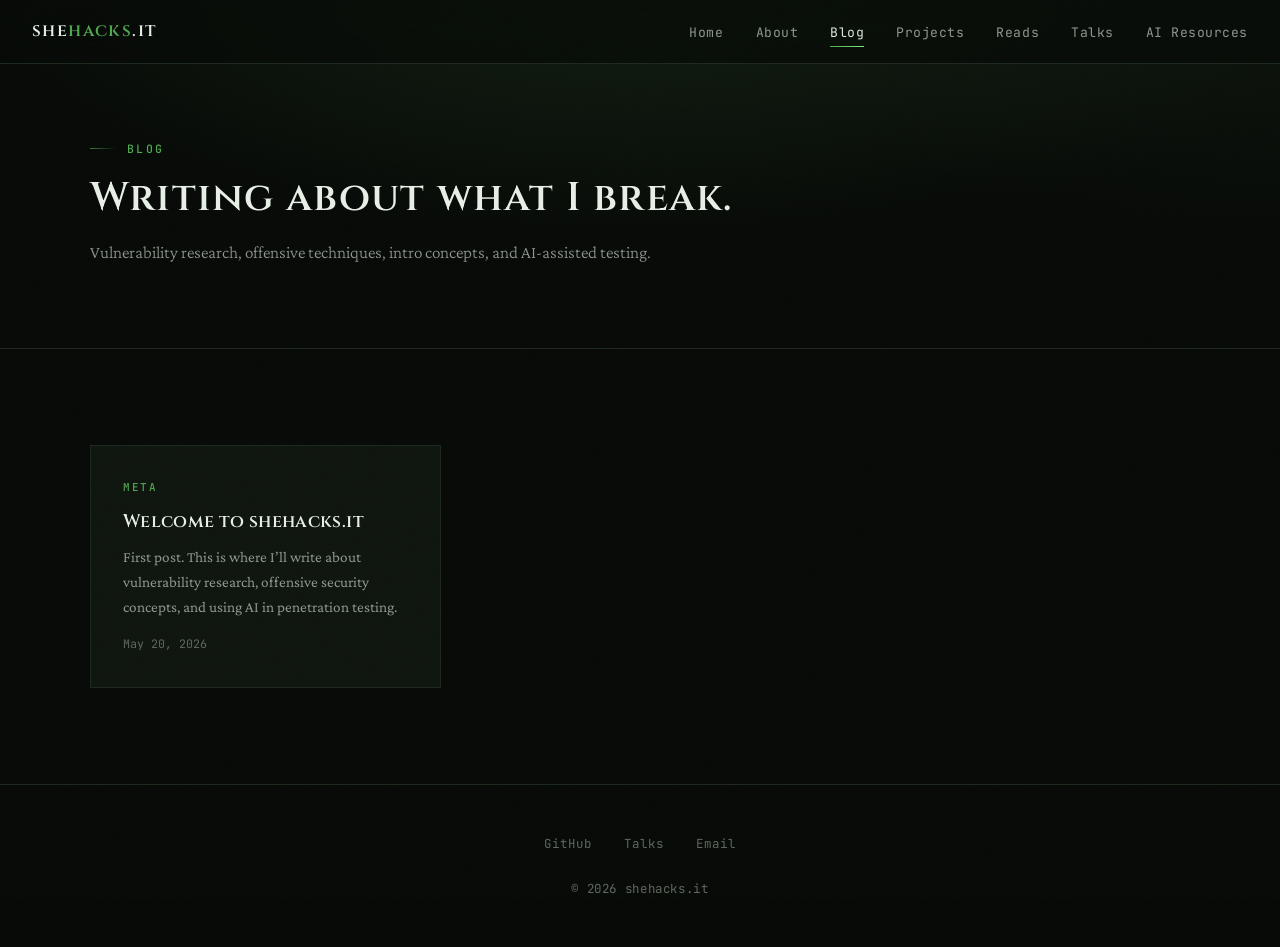
<file: blog/index.html>
<!DOCTYPE html>
<html lang="en">
<head>
  <meta charset="UTF-8">
  <meta name="viewport" content="width=device-width, initial-scale=1.0">
  <link rel="preconnect" href="https://fonts.googleapis.com">
  <link rel="preconnect" href="https://fonts.gstatic.com" crossorigin>
  <!-- Begin Jekyll SEO tag v2.9.0 -->
<title>Blog | shehacks.it</title>
<meta name="generator" content="Jekyll v4.4.1" />
<meta property="og:title" content="Blog" />
<meta property="og:locale" content="en_US" />
<meta name="description" content="Offensive Security · Penetration Testing · Breaking Things With Purpose" />
<meta name="twitter:description" property="og:description" content="Offensive Security · Penetration Testing · Breaking Things With Purpose" />
<link rel="canonical" href="https://shehacks.it/blog/" />
<meta property="og:url" content="https://shehacks.it/blog/" />
<meta property="og:site_name" content="shehacks.it" />
<meta property="og:type" content="website" />
<meta name="twitter:card" content="summary" />
<meta name="twitter:title" content="Blog" />
<script type="application/ld+json">
{"@context":"https://schema.org","@type":"WebPage","description":"Offensive Security · Penetration Testing · Breaking Things With Purpose","headline":"Blog","url":"https://shehacks.it/blog/"}</script>
<!-- End Jekyll SEO tag -->

  <meta name="theme-color" content="#070a07">
  <link rel="stylesheet" href="/assets/css/main.css">
</head>
<body>
  <nav class="site-nav">
  <a href="/" class="nav-logo">she<span>hacks</span>.it</a>
  <button class="nav-toggle" aria-label="Menu" onclick="document.querySelector('.nav-links').classList.toggle('open')">
    <span></span><span></span><span></span>
  </button>
  <ul class="nav-links">
    <li><a href="/" >Home</a></li>
    <li><a href="/about/" >About</a></li>
    <li><a href="/blog/" class="active">Blog</a></li>
    <li><a href="/projects/" >Projects</a></li>
    <li><a href="/reads/" >Reads</a></li>
    <li><a href="/talks/" >Talks</a></li>
    <li><a href="/ai-resources/" >AI Resources</a></li>
  </ul>
</nav>

  <div class="page-header">
  <div class="section-inner">
    <div class="section-label">Blog</div>
    <h1 class="section-title">Writing about what I break.</h1>
    <p class="section-subtitle">Vulnerability research, offensive techniques, intro concepts, and AI-assisted testing.</p>
  </div>
</div>

<section class="section">
  <div class="section-inner">
    
    <div class="card-grid">
      
      <a href="/blog/welcome-to-shehacks-it/" class="card" style="text-decoration:none;">
        <div class="card-tag">Meta</div>
        <h3>Welcome to shehacks.it</h3>
        <p>First post. This is where I’ll write about vulnerability research, offensive security concepts, and using AI in penetration testing.
</p>
        <div class="card-date">May 20, 2026</div>
      </a>
      
    </div>
    
  </div>
</section>

  <footer class="site-footer">
  <div class="footer-inner">
    <div class="footer-links">
      <a href="https://github.com/hasr00t" target="_blank" rel="noopener">GitHub</a>
      <a href="/talks/">Talks</a>
      <a href="mailto:ashley@shehacks.it">Email</a>
    </div>
    <p class="footer-copy">&copy; 2026 shehacks.it</p>
  </div>
</footer>

  <script src="/assets/js/main.js"></script>
</body>
</html>
</file>
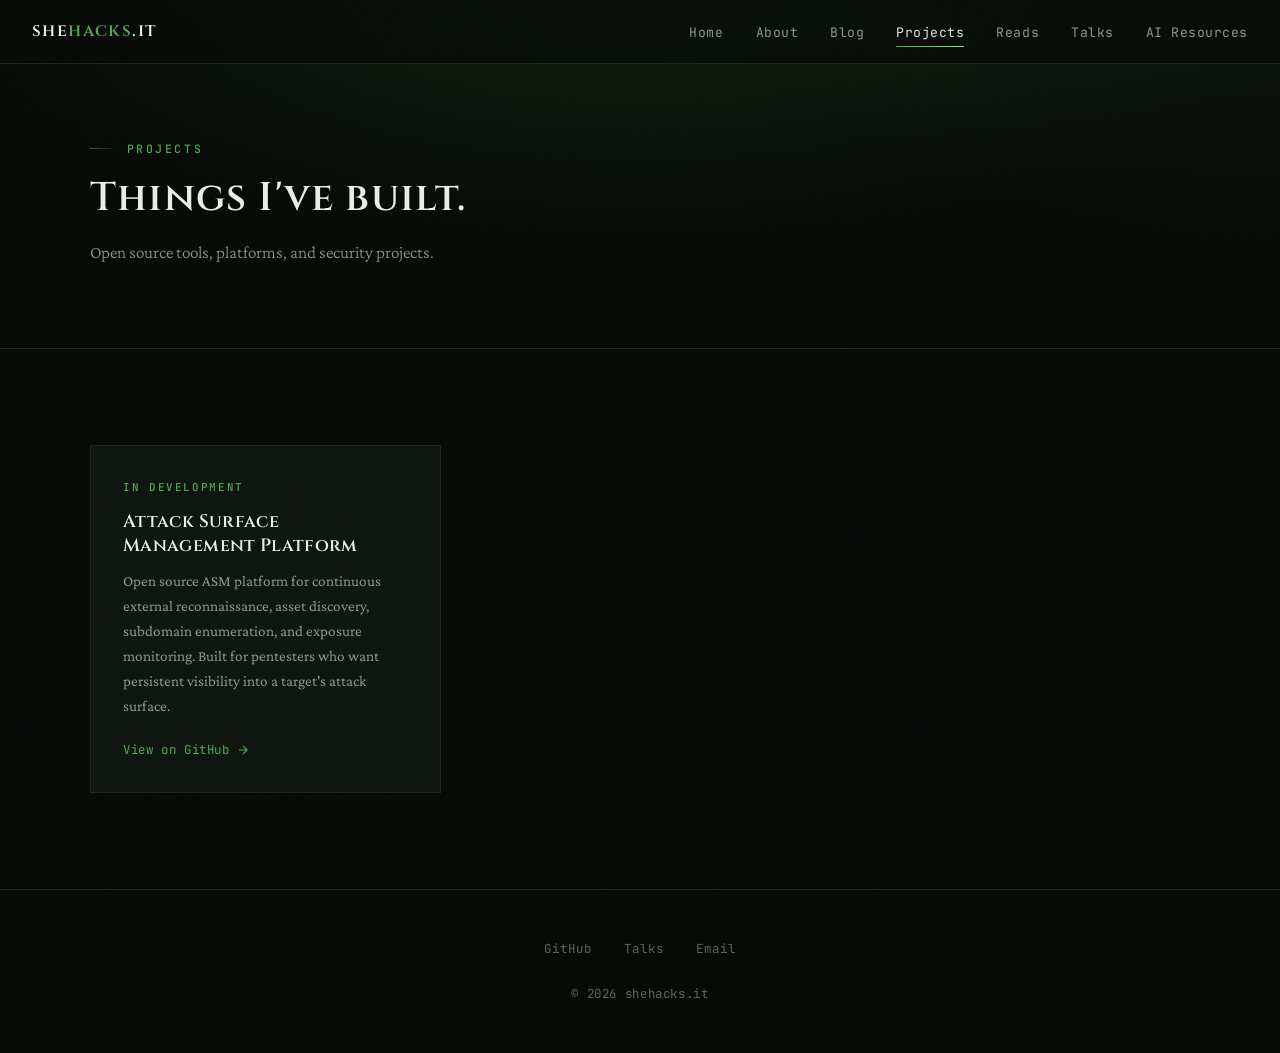
<file: projects/index.html>
<!DOCTYPE html>
<html lang="en">
<head>
  <meta charset="UTF-8">
  <meta name="viewport" content="width=device-width, initial-scale=1.0">
  <link rel="preconnect" href="https://fonts.googleapis.com">
  <link rel="preconnect" href="https://fonts.gstatic.com" crossorigin>
  <!-- Begin Jekyll SEO tag v2.9.0 -->
<title>Projects | shehacks.it</title>
<meta name="generator" content="Jekyll v4.4.1" />
<meta property="og:title" content="Projects" />
<meta property="og:locale" content="en_US" />
<meta name="description" content="Offensive Security · Penetration Testing · Breaking Things With Purpose" />
<meta name="twitter:description" property="og:description" content="Offensive Security · Penetration Testing · Breaking Things With Purpose" />
<link rel="canonical" href="https://shehacks.it/projects/" />
<meta property="og:url" content="https://shehacks.it/projects/" />
<meta property="og:site_name" content="shehacks.it" />
<meta property="og:type" content="website" />
<meta name="twitter:card" content="summary" />
<meta name="twitter:title" content="Projects" />
<script type="application/ld+json">
{"@context":"https://schema.org","@type":"WebPage","description":"Offensive Security · Penetration Testing · Breaking Things With Purpose","headline":"Projects","url":"https://shehacks.it/projects/"}</script>
<!-- End Jekyll SEO tag -->

  <meta name="theme-color" content="#070a07">
  <link rel="stylesheet" href="/assets/css/main.css">
</head>
<body>
  <nav class="site-nav">
  <a href="/" class="nav-logo">she<span>hacks</span>.it</a>
  <button class="nav-toggle" aria-label="Menu" onclick="document.querySelector('.nav-links').classList.toggle('open')">
    <span></span><span></span><span></span>
  </button>
  <ul class="nav-links">
    <li><a href="/" >Home</a></li>
    <li><a href="/about/" >About</a></li>
    <li><a href="/blog/" >Blog</a></li>
    <li><a href="/projects/" class="active">Projects</a></li>
    <li><a href="/reads/" >Reads</a></li>
    <li><a href="/talks/" >Talks</a></li>
    <li><a href="/ai-resources/" >AI Resources</a></li>
  </ul>
</nav>

  <div class="page-header">
  <div class="section-inner">
    <div class="section-label">Projects</div>
    <h1 class="section-title">Things I've built.</h1>
    <p class="section-subtitle">Open source tools, platforms, and security projects.</p>
  </div>
</div>

<section class="section">
  <div class="section-inner">
    <div class="card-grid">

      <!-- CUSTOMIZE: Featured project -->
      <div class="card">
        <div class="card-tag">In Development</div>
        <h3>Attack Surface Management Platform</h3>
        <p>Open source ASM platform for continuous external reconnaissance, asset discovery, subdomain enumeration, and exposure monitoring. Built for pentesters who want persistent visibility into a target's attack surface.</p>
        <a href="https://github.com/hasr00t" class="card-link" target="_blank" rel="noopener">
          View on GitHub
          <svg viewBox="0 0 24 24" fill="none" stroke="currentColor" stroke-width="2"><path d="M5 12h14M12 5l7 7-7 7"/></svg>
        </a>
      </div>

      <!-- CUSTOMIZE: Add more project cards -->
      <!--
      <div class="card">
        <div class="card-tag">Tool</div>
        <h3>Project Name</h3>
        <p>Short description of the project and what it does.</p>
        <a href="https://github.com/YOUR_GITHUB/REPO" class="card-link" target="_blank" rel="noopener">
          View on GitHub
          <svg viewBox="0 0 24 24" fill="none" stroke="currentColor" stroke-width="2"><path d="M5 12h14M12 5l7 7-7 7"/></svg>
        </a>
      </div>
      -->

    </div>
  </div>
</section>

  <footer class="site-footer">
  <div class="footer-inner">
    <div class="footer-links">
      <a href="https://github.com/hasr00t" target="_blank" rel="noopener">GitHub</a>
      <a href="/talks/">Talks</a>
      <a href="mailto:ashley@shehacks.it">Email</a>
    </div>
    <p class="footer-copy">&copy; 2026 shehacks.it</p>
  </div>
</footer>

  <script src="/assets/js/main.js"></script>
</body>
</html>
</file>
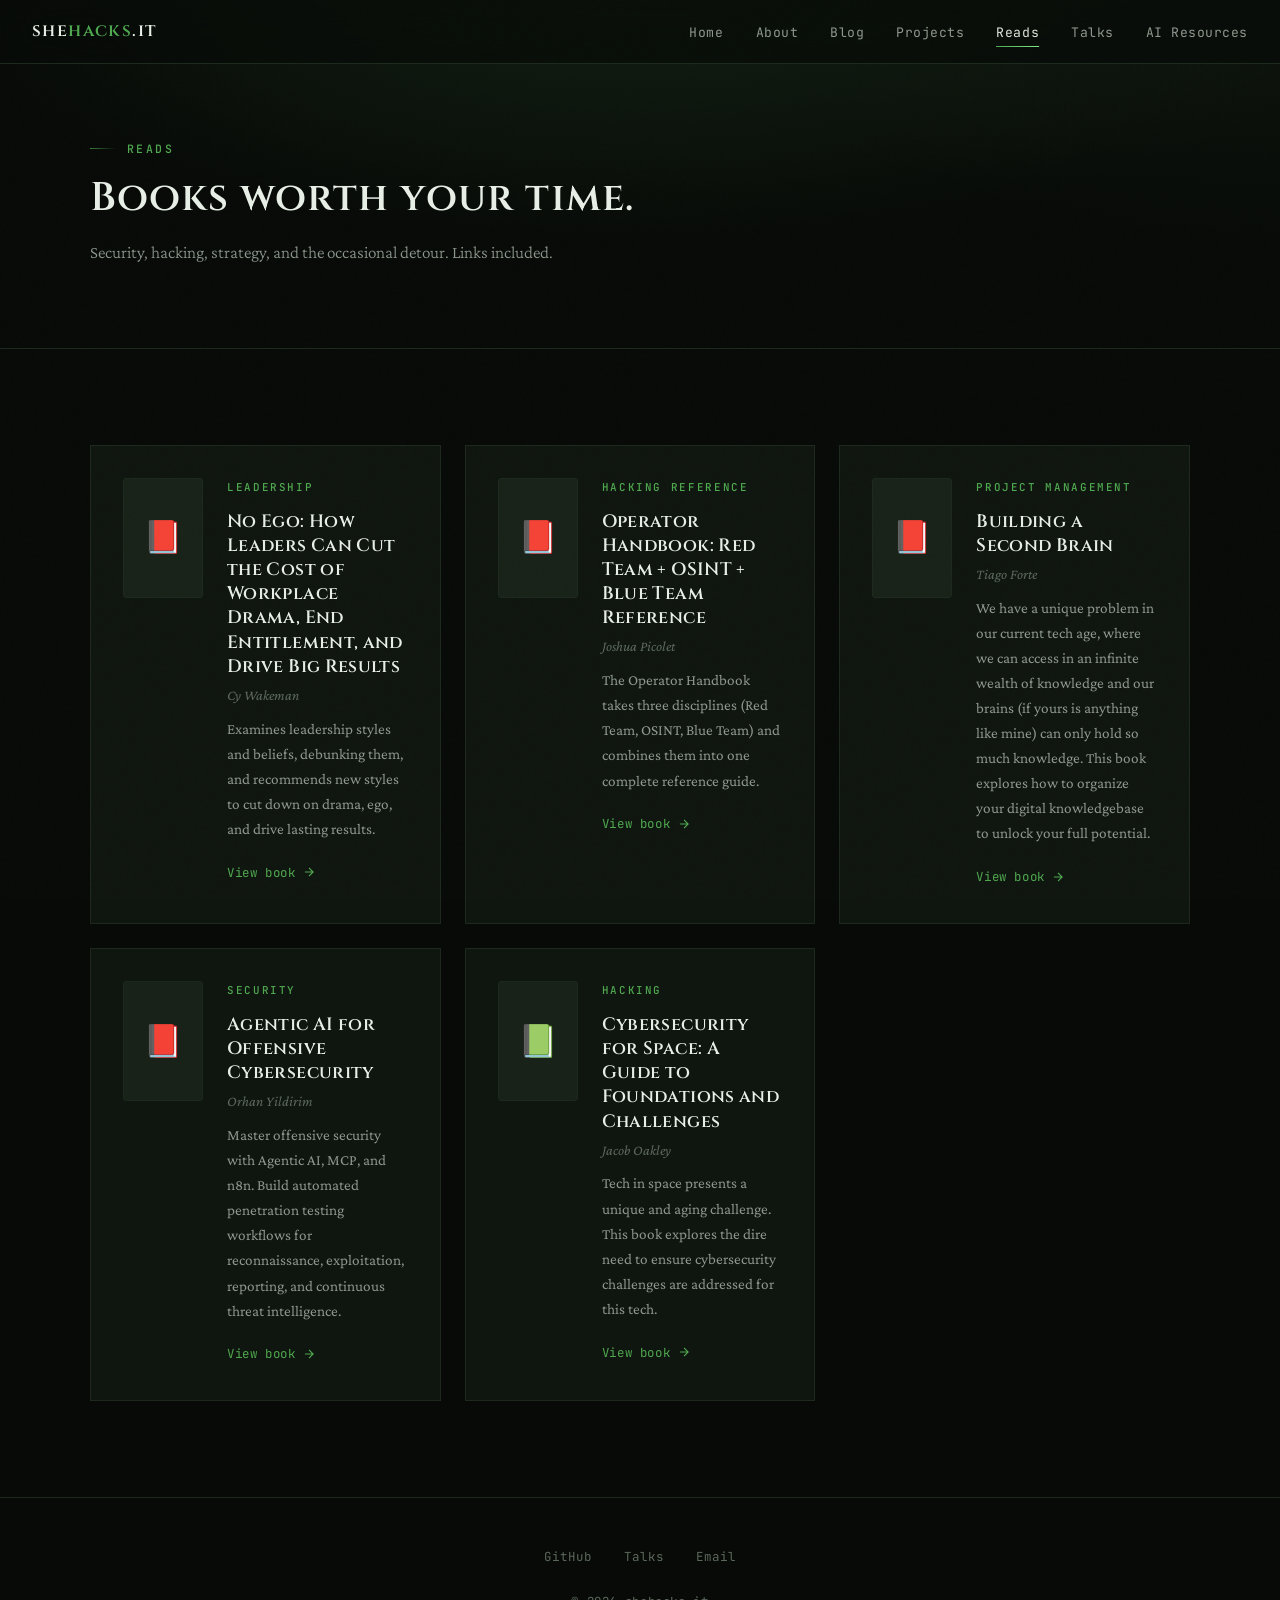
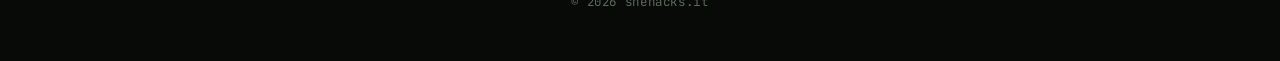
<file: reads/index.html>
<!DOCTYPE html>
<html lang="en">
<head>
  <meta charset="UTF-8">
  <meta name="viewport" content="width=device-width, initial-scale=1.0">
  <link rel="preconnect" href="https://fonts.googleapis.com">
  <link rel="preconnect" href="https://fonts.gstatic.com" crossorigin>
  <!-- Begin Jekyll SEO tag v2.9.0 -->
<title>Reads | shehacks.it</title>
<meta name="generator" content="Jekyll v4.4.1" />
<meta property="og:title" content="Reads" />
<meta property="og:locale" content="en_US" />
<meta name="description" content="Offensive Security · Penetration Testing · Breaking Things With Purpose" />
<meta name="twitter:description" property="og:description" content="Offensive Security · Penetration Testing · Breaking Things With Purpose" />
<link rel="canonical" href="https://shehacks.it/reads/" />
<meta property="og:url" content="https://shehacks.it/reads/" />
<meta property="og:site_name" content="shehacks.it" />
<meta property="og:type" content="website" />
<meta name="twitter:card" content="summary" />
<meta name="twitter:title" content="Reads" />
<script type="application/ld+json">
{"@context":"https://schema.org","@type":"WebPage","description":"Offensive Security · Penetration Testing · Breaking Things With Purpose","headline":"Reads","url":"https://shehacks.it/reads/"}</script>
<!-- End Jekyll SEO tag -->

  <meta name="theme-color" content="#070a07">
  <link rel="stylesheet" href="/assets/css/main.css">
</head>
<body>
  <nav class="site-nav">
  <a href="/" class="nav-logo">she<span>hacks</span>.it</a>
  <button class="nav-toggle" aria-label="Menu" onclick="document.querySelector('.nav-links').classList.toggle('open')">
    <span></span><span></span><span></span>
  </button>
  <ul class="nav-links">
    <li><a href="/" >Home</a></li>
    <li><a href="/about/" >About</a></li>
    <li><a href="/blog/" >Blog</a></li>
    <li><a href="/projects/" >Projects</a></li>
    <li><a href="/reads/" class="active">Reads</a></li>
    <li><a href="/talks/" >Talks</a></li>
    <li><a href="/ai-resources/" >AI Resources</a></li>
  </ul>
</nav>

  <div class="page-header">
  <div class="section-inner">
    <div class="section-label">Reads</div>
    <h1 class="section-title">Books worth your time.</h1>
    <p class="section-subtitle">Security, hacking, strategy, and the occasional detour. Links included.</p>
  </div>
</div>

<section class="section">
  <div class="section-inner">
    <div class="card-grid">

      <!-- CUSTOMIZE: Add your book recommendations -->
      <!-- Copy this block for each book -->
 
      <div class="card">
        <div class="read-card">
          <div class="read-cover">📕</div>
          <div class="read-info">
            <div class="card-tag">Leadership</div>
            <h3>No Ego: How Leaders Can Cut the Cost of Workplace Drama, End Entitlement, and Drive Big Results</h3>
            <p class="read-author">Cy Wakeman</p>
            <p>Examines leadership styles and beliefs, debunking them, and recommends new styles to cut down on drama, ego, and drive lasting results.</p>
            <a href="https://a.co/d/0boleQbF" class="card-link" target="_blank" rel="noopener">
              View book
              <svg viewBox="0 0 24 24" fill="none" stroke="currentColor" stroke-width="2"><path d="M5 12h14M12 5l7 7-7 7"/></svg>
            </a>
          </div>
        </div>
      </div>
      
      <div class="card">
        <div class="read-card">
          <div class="read-cover">📕</div>
          <div class="read-info">
            <div class="card-tag">Hacking Reference</div>
            <h3>Operator Handbook: Red Team + OSINT + Blue Team Reference</h3>
            <p class="read-author">Joshua Picolet</p>
            <p>The Operator Handbook takes three disciplines (Red Team, OSINT, Blue Team) and combines them into one complete reference guide.</p>
            <a href="https://a.co/d/04o0L9De" class="card-link" target="_blank" rel="noopener">
              View book
              <svg viewBox="0 0 24 24" fill="none" stroke="currentColor" stroke-width="2"><path d="M5 12h14M12 5l7 7-7 7"/></svg>
            </a>
          </div>
        </div>
      </div>

      <div class="card">
        <div class="read-card">
          <div class="read-cover">📕</div>
          <div class="read-info">
            <div class="card-tag">Project Management</div>
            <h3>Building a Second Brain</h3>
            <p class="read-author">Tiago Forte</p>
            <p>We have a unique problem in our current tech age, where we can access in an infinite wealth of knowledge and our brains (if yours is anything like mine) can only hold so much knowledge. This book explores how to organize your digital knowledgebase to unlock your full potential.</p>
            <a href="https://a.co/d/06oF8Af3" class="card-link" target="_blank" rel="noopener">
              View book
              <svg viewBox="0 0 24 24" fill="none" stroke="currentColor" stroke-width="2"><path d="M5 12h14M12 5l7 7-7 7"/></svg>
            </a>
          </div>
        </div>
      </div>
      
      <div class="card">
        <div class="read-card">
          <div class="read-cover">📕</div>
          <div class="read-info">
            <div class="card-tag">Security</div>
            <h3>Agentic AI for Offensive Cybersecurity</h3>
            <p class="read-author">Orhan Yildirim</p>
            <p>Master offensive security with Agentic AI, MCP, and n8n. Build automated penetration testing workflows for reconnaissance, exploitation, reporting, and continuous threat intelligence.</p>
            <a href="https://a.co/d/02AvbuTe" class="card-link" target="_blank" rel="noopener">
              View book
              <svg viewBox="0 0 24 24" fill="none" stroke="currentColor" stroke-width="2"><path d="M5 12h14M12 5l7 7-7 7"/></svg>
            </a>
          </div>
        </div>
      </div>

      <div class="card">
        <div class="read-card">
          <div class="read-cover">📗</div>
          <div class="read-info">
            <div class="card-tag">Hacking</div>
            <h3>Cybersecurity for Space: A Guide to Foundations and Challenges</h3>
            <p class="read-author">Jacob Oakley</p>
            <p>Tech in space presents a unique and aging challenge. This book explores the dire need to ensure cybersecurity challenges are addressed for this tech.</p>
            <a href="https://a.co/d/0dikTKJg" class="card-link" target="_blank" rel="noopener">
              View book
              <svg viewBox="0 0 24 24" fill="none" stroke="currentColor" stroke-width="2"><path d="M5 12h14M12 5l7 7-7 7"/></svg>
            </a>
          </div>
        </div>
      </div>

      <!-- Template for adding more:
      <div class="card">
        <div class="read-card">
          <div class="read-cover">📘</div>
          <div class="read-info">
            <div class="card-tag">Category</div>
            <h3>Book Title</h3>
            <p class="read-author">Author Name</p>
            <p>Your thoughts on why this book matters.</p>
            <a href="LINK" class="card-link" target="_blank" rel="noopener">
              View book
              <svg viewBox="0 0 24 24" fill="none" stroke="currentColor" stroke-width="2"><path d="M5 12h14M12 5l7 7-7 7"/></svg>
            </a>
          </div>
        </div>
      </div>
      -->

    </div>
  </div>
</section>

  <footer class="site-footer">
  <div class="footer-inner">
    <div class="footer-links">
      <a href="https://github.com/hasr00t" target="_blank" rel="noopener">GitHub</a>
      <a href="/talks/">Talks</a>
      <a href="mailto:ashley@shehacks.it">Email</a>
    </div>
    <p class="footer-copy">&copy; 2026 shehacks.it</p>
  </div>
</footer>

  <script src="/assets/js/main.js"></script>
</body>
</html>
</file>
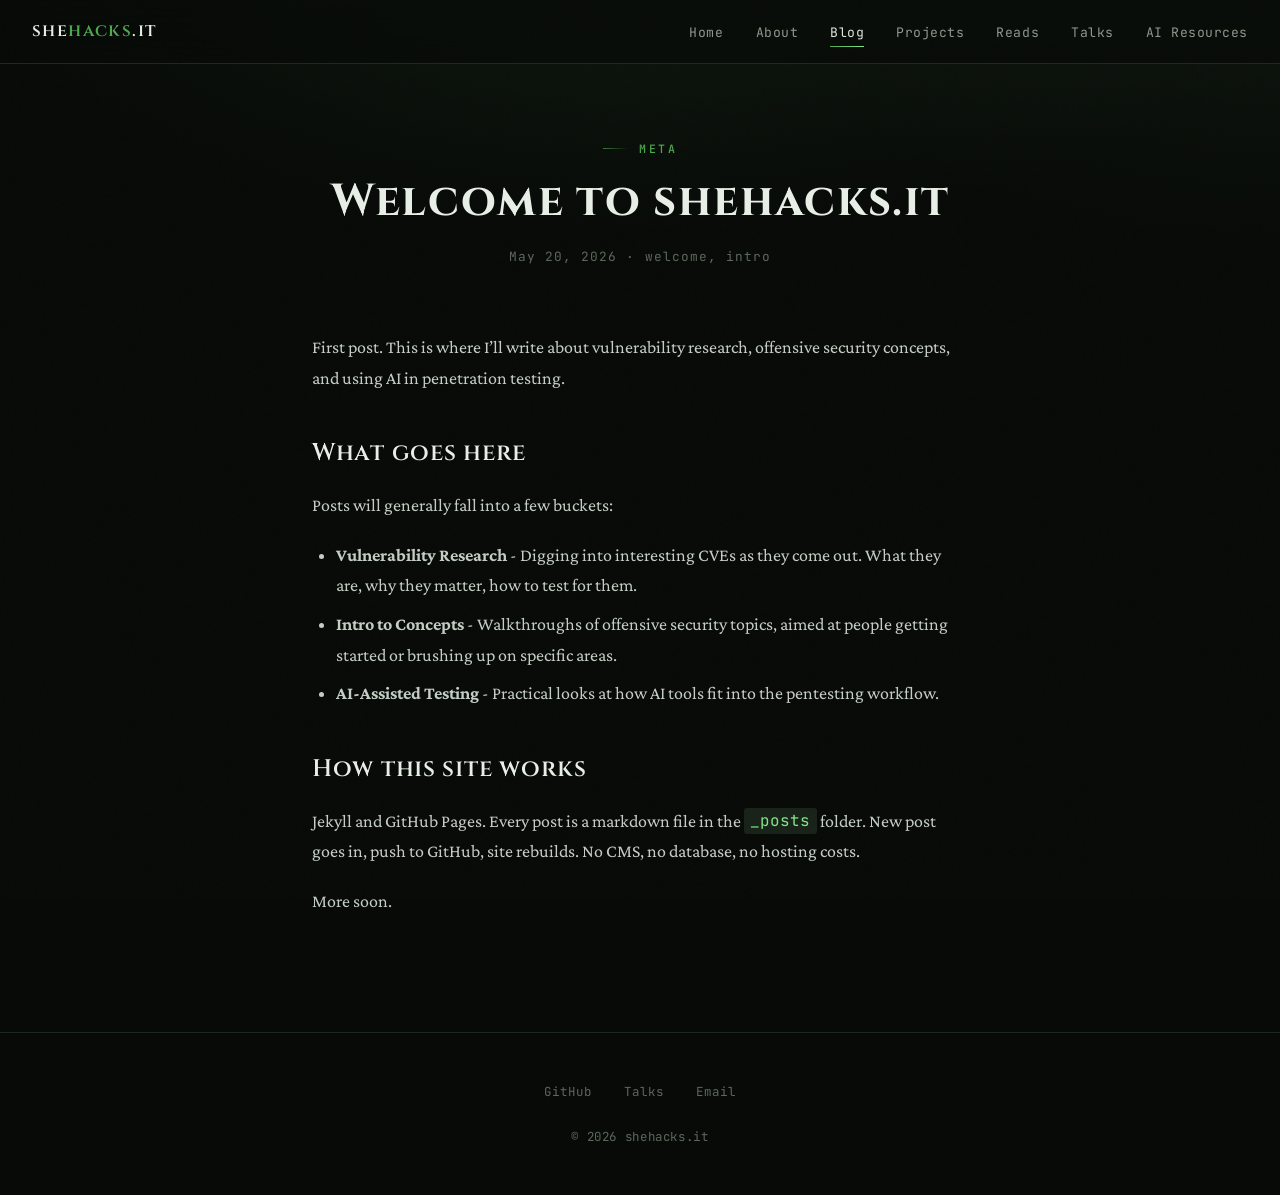
<file: blog/welcome-to-shehacks-it/index.html>
<!DOCTYPE html>
<html lang="en">
<head>
  <meta charset="UTF-8">
  <meta name="viewport" content="width=device-width, initial-scale=1.0">
  <link rel="preconnect" href="https://fonts.googleapis.com">
  <link rel="preconnect" href="https://fonts.gstatic.com" crossorigin>
  <!-- Begin Jekyll SEO tag v2.9.0 -->
<title>Welcome to shehacks.it | shehacks.it</title>
<meta name="generator" content="Jekyll v4.4.1" />
<meta property="og:title" content="Welcome to shehacks.it" />
<meta property="og:locale" content="en_US" />
<meta name="description" content="First post. This is where I’ll write about vulnerability research, offensive security concepts, and using AI in penetration testing." />
<meta name="twitter:description" property="og:description" content="First post. This is where I’ll write about vulnerability research, offensive security concepts, and using AI in penetration testing." />
<link rel="canonical" href="https://shehacks.it/blog/welcome-to-shehacks-it/" />
<meta property="og:url" content="https://shehacks.it/blog/welcome-to-shehacks-it/" />
<meta property="og:site_name" content="shehacks.it" />
<meta property="og:type" content="article" />
<meta property="article:published_time" content="2026-05-20T00:00:00+00:00" />
<meta property="article:modified_time" content="2026-05-20T00:00:00+00:00" />
<meta name="twitter:card" content="summary" />
<meta name="twitter:title" content="Welcome to shehacks.it" />
<script type="application/ld+json">
{"@context":"https://schema.org","@type":"BlogPosting","dateModified":"2026-05-20T00:00:00+00:00","datePublished":"2026-05-20T00:00:00+00:00","description":"First post. This is where I’ll write about vulnerability research, offensive security concepts, and using AI in penetration testing.","headline":"Welcome to shehacks.it","mainEntityOfPage":{"@type":"WebPage","@id":"https://shehacks.it/blog/welcome-to-shehacks-it/"},"url":"https://shehacks.it/blog/welcome-to-shehacks-it/"}</script>
<!-- End Jekyll SEO tag -->

  <meta name="theme-color" content="#070a07">
  <link rel="stylesheet" href="/assets/css/main.css">
</head>
<body>
  <nav class="site-nav">
  <a href="/" class="nav-logo">she<span>hacks</span>.it</a>
  <button class="nav-toggle" aria-label="Menu" onclick="document.querySelector('.nav-links').classList.toggle('open')">
    <span></span><span></span><span></span>
  </button>
  <ul class="nav-links">
    <li><a href="/" >Home</a></li>
    <li><a href="/about/" >About</a></li>
    <li><a href="/blog/" class="active">Blog</a></li>
    <li><a href="/projects/" >Projects</a></li>
    <li><a href="/reads/" >Reads</a></li>
    <li><a href="/talks/" >Talks</a></li>
    <li><a href="/ai-resources/" >AI Resources</a></li>
  </ul>
</nav>

  <article>
  <header class="post-header">
    <div class="section-label">Meta</div>
    <h1>Welcome to shehacks.it</h1>
    <div class="post-meta">May 20, 2026 · welcome, intro</div>
  </header>
  <div class="post-content">
    <p>First post. This is where I’ll write about vulnerability research, offensive security concepts, and using AI in penetration testing.</p>

<h2 id="what-goes-here">What goes here</h2>

<p>Posts will generally fall into a few buckets:</p>

<ul>
  <li><strong>Vulnerability Research</strong> - Digging into interesting CVEs as they come out. What they are, why they matter, how to test for them.</li>
  <li><strong>Intro to Concepts</strong> - Walkthroughs of offensive security topics, aimed at people getting started or brushing up on specific areas.</li>
  <li><strong>AI-Assisted Testing</strong> - Practical looks at how AI tools fit into the pentesting workflow.</li>
</ul>

<h2 id="how-this-site-works">How this site works</h2>

<p>Jekyll and GitHub Pages. Every post is a markdown file in the <code class="language-plaintext highlighter-rouge">_posts</code> folder. New post goes in, push to GitHub, site rebuilds. No CMS, no database, no hosting costs.</p>

<p>More soon.</p>

  </div>
</article>

  <footer class="site-footer">
  <div class="footer-inner">
    <div class="footer-links">
      <a href="https://github.com/hasr00t" target="_blank" rel="noopener">GitHub</a>
      <a href="/talks/">Talks</a>
      <a href="mailto:ashley@shehacks.it">Email</a>
    </div>
    <p class="footer-copy">&copy; 2026 shehacks.it</p>
  </div>
</footer>

  <script src="/assets/js/main.js"></script>
</body>
</html>
</file>
<file: assets/css/main.css>
/* ============================================
   shehacks.it — Dark Gothic Green (refreshed)
   ============================================ */

@import url('https://fonts.googleapis.com/css2?family=Cinzel:wght@400;600;700&family=Crimson+Pro:ital,wght@0,300;0,400;0,600;1,300;1,400&family=JetBrains+Mono:wght@400;500&display=swap');

:root {
  /* Backgrounds — layered for depth */
  --bg-deep:        #070a07;
  --bg-primary:     #0c100c;
  --bg-card:        #0f150f;
  --bg-card-hover:  #141c14;
  --bg-elevated:    #182218;

  /* Greens — muted base, one phosphor accent used sparingly */
  --green-phosphor: #7ee787;
  --green-bright:   #4fa84f;
  --green-accent:   #3a7a3a;
  --green-glow:     #2d5a2d;
  --green-muted:    #2a4a2a;
  --green-dim:      #1a2e1a;

  /* Text */
  --text-primary:   #c4cdc4;
  --text-secondary: #8c968c;
  --text-dim:       #5c685c;
  --text-bright:    #dce5dc;
  --text-heading:   #e6eee6;

  /* Lines & glows */
  --border:         #1d291d;
  --border-strong:  #2a3d2a;
  --border-glow:    rgba(126, 231, 135, 0.16);

  --shadow-card:    0 1px 0 rgba(255,255,255,0.015), 0 14px 34px -18px rgba(0,0,0,0.8);
  --shadow-glow:    0 0 0 1px var(--border-glow), 0 22px 55px -22px rgba(45,90,45,0.6);

  --font-display:   'Cinzel', Georgia, serif;
  --font-body:      'Crimson Pro', Georgia, serif;
  --font-mono:      'JetBrains Mono', monospace;

  --max-width:      1100px;
  --nav-height:     64px;
  --ease:           cubic-bezier(0.22, 1, 0.36, 1);
}

/* ---- Reset & Base ---- */
*, *::before, *::after { box-sizing: border-box; margin: 0; padding: 0; }

html {
  scroll-behavior: smooth;
  scrollbar-width: thin;
  scrollbar-color: var(--green-glow) var(--bg-deep);
}

body {
  font-family: var(--font-body);
  font-size: 18px;
  line-height: 1.7;
  color: var(--text-primary);
  background:
    radial-gradient(ellipse 90% 60% at 50% -10%, #101a10 0%, transparent 60%),
    radial-gradient(ellipse 70% 50% at 100% 0%, #0d140d 0%, transparent 55%),
    var(--bg-deep);
  background-attachment: fixed;
  -webkit-font-smoothing: antialiased;
  text-rendering: optimizeLegibility;
}

::selection {
  background: var(--green-glow);
  color: var(--text-bright);
}

a {
  color: var(--green-bright);
  text-decoration: none;
  transition: color 0.3s var(--ease), text-shadow 0.3s var(--ease);
}
a:hover {
  color: var(--green-phosphor);
  text-shadow: 0 0 14px rgba(126, 231, 135, 0.35);
}

img { max-width: 100%; height: auto; }

:focus-visible {
  outline: 2px solid var(--green-phosphor);
  outline-offset: 3px;
  border-radius: 2px;
}

/* ---- Noise Overlay ---- */
body::before {
  content: '';
  position: fixed;
  inset: 0;
  background: url("data:image/svg+xml,%3Csvg viewBox='0 0 256 256' xmlns='http://www.w3.org/2000/svg'%3E%3Cfilter id='n'%3E%3CfeTurbulence type='fractalNoise' baseFrequency='0.9' numOctaves='4' stitchTiles='stitch'/%3E%3C/filter%3E%3Crect width='100%25' height='100%25' filter='url(%23n)' opacity='0.035'/%3E%3C/svg%3E");
  pointer-events: none;
  z-index: 9999;
  mix-blend-mode: overlay;
}

/* ---- Navigation ---- */
.site-nav {
  position: fixed;
  top: 0;
  left: 0;
  right: 0;
  z-index: 1000;
  height: var(--nav-height);
  display: flex;
  align-items: center;
  justify-content: space-between;
  padding: 0 2rem;
  background: rgba(7, 10, 7, 0.72);
  backdrop-filter: blur(18px) saturate(1.2);
  -webkit-backdrop-filter: blur(18px) saturate(1.2);
  border-bottom: 1px solid var(--border);
  transition: border-color 0.3s var(--ease), background 0.3s var(--ease);
}

.nav-logo {
  font-family: var(--font-display);
  font-size: 1.1rem;
  font-weight: 600;
  color: var(--text-heading);
  letter-spacing: 0.08em;
  transition: text-shadow 0.3s var(--ease);
}
.nav-logo:hover { text-shadow: none; }
.nav-logo span {
  color: var(--green-bright);
}

.nav-links {
  display: flex;
  gap: 2rem;
  list-style: none;
}
.nav-links a {
  font-family: var(--font-mono);
  font-size: 0.82rem;
  font-weight: 400;
  color: var(--text-secondary);
  letter-spacing: 0.04em;
  position: relative;
}
.nav-links a::after {
  content: '';
  position: absolute;
  bottom: -6px;
  left: 0;
  width: 0;
  height: 1px;
  background: linear-gradient(90deg, var(--green-bright), var(--green-phosphor));
  transition: width 0.3s var(--ease);
}
.nav-links a:hover,
.nav-links a.active {
  color: var(--text-bright);
  text-shadow: none;
}
.nav-links a:hover::after,
.nav-links a.active::after {
  width: 100%;
}

/* Mobile nav toggle */
.nav-toggle {
  display: none;
  background: none;
  border: none;
  cursor: pointer;
  padding: 0.5rem;
}
.nav-toggle span {
  display: block;
  width: 24px;
  height: 2px;
  background: var(--text-primary);
  margin: 5px 0;
  transition: all 0.3s var(--ease);
}

@media (max-width: 768px) {
  .nav-toggle { display: block; }
  .nav-links {
    position: fixed;
    top: var(--nav-height);
    left: 0;
    right: 0;
    flex-direction: column;
    background: rgba(7, 10, 7, 0.97);
    backdrop-filter: blur(18px);
    -webkit-backdrop-filter: blur(18px);
    padding: 1.5rem 2rem;
    gap: 1.2rem;
    border-bottom: 1px solid var(--border);
    transform: translateY(-120%);
    transition: transform 0.35s var(--ease);
  }
  .nav-links.open {
    transform: translateY(0);
  }
}

/* ---- Hero ---- */
.hero {
  position: relative;
  height: 100vh;
  min-height: 600px;
  display: flex;
  align-items: center;
  justify-content: center;
  overflow: hidden;
}

.hero-video {
  position: absolute;
  inset: 0;
  width: 100%;
  height: 100%;
  object-fit: cover;
  opacity: 0.28;
  filter: brightness(0.4) saturate(0.6) hue-rotate(80deg);
}

.hero-overlay {
  position: absolute;
  inset: 0;
  background:
    radial-gradient(ellipse at center, transparent 0%, var(--bg-deep) 78%),
    linear-gradient(180deg, rgba(7,10,7,0.4) 0%, transparent 35%, transparent 55%, var(--bg-deep) 100%);
}

.hero-content {
  position: relative;
  z-index: 2;
  text-align: center;
  padding: 0 2rem;
}

.hero-content h1 {
  font-family: var(--font-display);
  font-size: clamp(2.4rem, 6vw, 4.6rem);
  font-weight: 700;
  color: var(--text-heading);
  letter-spacing: 0.06em;
  margin-bottom: 0.6rem;
  text-shadow: 0 2px 40px rgba(45, 90, 45, 0.4);
  animation: fadeUp 1s var(--ease) forwards;
  opacity: 0;
}

.hero-tagline {
  font-family: var(--font-mono);
  font-size: clamp(0.8rem, 2vw, 1rem);
  font-weight: 400;
  color: var(--text-secondary);
  letter-spacing: 0.22em;
  text-transform: uppercase;
  margin-bottom: 2.2rem;
  animation: fadeUp 1s 0.2s var(--ease) forwards;
  opacity: 0;
}

.hero-tagline .sep {
  display: inline-block;
  margin: 0 0.6rem;
  color: var(--green-accent);
}

.hero-cta {
  display: inline-flex;
  gap: 1rem;
  animation: fadeUp 1s 0.4s var(--ease) forwards;
  opacity: 0;
}
.hero-cta a {
  font-family: var(--font-mono);
  font-size: 0.82rem;
  font-weight: 500;
  letter-spacing: 0.08em;
  padding: 0.8rem 2rem;
  border: 1px solid var(--border-strong);
  color: var(--text-primary);
  transition: all 0.3s var(--ease);
}
.hero-cta a:hover {
  border-color: var(--green-glow);
  background: rgba(45, 90, 45, 0.15);
  color: var(--text-bright);
  text-shadow: none;
  box-shadow: 0 0 24px -6px var(--border-glow);
  transform: translateY(-1px);
}
.hero-cta a.primary {
  background: linear-gradient(135deg, var(--green-glow), var(--green-accent));
  border-color: var(--green-accent);
  color: var(--text-bright);
}
.hero-cta a.primary:hover {
  background: linear-gradient(135deg, var(--green-accent), var(--green-bright));
}

@keyframes fadeUp {
  from { opacity: 0; transform: translateY(20px); }
  to   { opacity: 1; transform: translateY(0); }
}

/* ---- Scroll indicator ---- */
.scroll-indicator {
  position: absolute;
  bottom: 2rem;
  left: 50%;
  transform: translateX(-50%);
  z-index: 2;
  animation: fadeUp 1s 0.8s var(--ease) forwards, float 3s 1.8s ease-in-out infinite;
  opacity: 0;
}
.scroll-indicator svg {
  width: 24px;
  height: 24px;
  stroke: var(--text-dim);
}
@keyframes float {
  0%, 100% { transform: translateX(-50%) translateY(0); }
  50% { transform: translateX(-50%) translateY(8px); }
}

/* ---- Section Layout ---- */
.section {
  padding: 6rem 2rem;
}
.section-inner {
  max-width: var(--max-width);
  margin: 0 auto;
}

.section-label {
  display: inline-flex;
  align-items: center;
  gap: 0.7rem;
  font-family: var(--font-mono);
  font-size: 0.72rem;
  font-weight: 500;
  color: var(--green-bright);
  letter-spacing: 0.22em;
  text-transform: uppercase;
  margin-bottom: 1rem;
}
.section-label::before {
  content: '';
  width: 1.6rem;
  height: 1px;
  background: linear-gradient(90deg, var(--green-accent), transparent);
}

.section-title {
  font-family: var(--font-display);
  font-size: clamp(1.7rem, 4vw, 2.5rem);
  font-weight: 600;
  color: var(--text-heading);
  margin-bottom: 1rem;
  letter-spacing: 0.03em;
  line-height: 1.2;
}

.section-subtitle {
  font-size: 1.08rem;
  color: var(--text-secondary);
  max-width: 620px;
  margin-bottom: 3rem;
  font-weight: 300;
}

/* ---- About / Skills ---- */
.about-narrative {
  font-size: 1.12rem;
  line-height: 1.85;
  color: var(--text-primary);
  max-width: 720px;
  margin-bottom: 3rem;
}
.about-narrative strong {
  color: var(--text-bright);
  font-weight: 600;
}

.stats-row {
  display: flex;
  gap: 3.5rem;
  margin-bottom: 4rem;
  flex-wrap: wrap;
}
.stat {
  text-align: left;
  position: relative;
  padding-left: 1.1rem;
}
.stat::before {
  content: '';
  position: absolute;
  left: 0;
  top: 0.35rem;
  bottom: 0.35rem;
  width: 2px;
  background: linear-gradient(180deg, var(--green-phosphor), var(--green-glow));
  border-radius: 2px;
}
.stat-value {
  font-family: var(--font-display);
  font-size: 2.1rem;
  font-weight: 700;
  color: var(--green-bright);
  line-height: 1.1;
}
.stat-label {
  font-size: 0.85rem;
  color: var(--text-dim);
  letter-spacing: 0.05em;
}

.skills-grid {
  display: grid;
  grid-template-columns: repeat(auto-fit, minmax(280px, 1fr));
  gap: 1.5rem;
}

.skill-card {
  position: relative;
  background: var(--bg-card);
  border: 1px solid var(--border);
  padding: 1.9rem;
  overflow: hidden;
  transition: transform 0.35s var(--ease), border-color 0.35s var(--ease), background 0.35s var(--ease), box-shadow 0.35s var(--ease);
}
.skill-card::before {
  content: '';
  position: absolute;
  top: 0;
  left: 0;
  right: 0;
  height: 2px;
  background: linear-gradient(90deg, var(--green-accent), var(--green-phosphor));
  transform: scaleX(0);
  transform-origin: left;
  transition: transform 0.4s var(--ease);
}
.skill-card:hover {
  border-color: var(--green-glow);
  background: var(--bg-card-hover);
  box-shadow: var(--shadow-glow);
  transform: translateY(-3px);
}
.skill-card:hover::before { transform: scaleX(1); }
.skill-card h3 {
  font-family: var(--font-display);
  font-size: 1.02rem;
  font-weight: 600;
  color: var(--text-heading);
  margin-bottom: 0.6rem;
  letter-spacing: 0.04em;
}
.skill-card p {
  font-size: 0.96rem;
  color: var(--text-secondary);
  line-height: 1.65;
}

/* ---- Cards (Blog, Projects, Reads) ---- */
.card-grid {
  display: grid;
  grid-template-columns: repeat(auto-fill, minmax(320px, 1fr));
  gap: 1.5rem;
}

.card {
  position: relative;
  background: var(--bg-card);
  border: 1px solid var(--border);
  padding: 2rem;
  overflow: hidden;
  transition: transform 0.35s var(--ease), border-color 0.35s var(--ease), background 0.35s var(--ease), box-shadow 0.35s var(--ease);
  display: flex;
  flex-direction: column;
}
.card::before {
  content: '';
  position: absolute;
  top: 0;
  left: 0;
  right: 0;
  height: 2px;
  background: linear-gradient(90deg, var(--green-accent), var(--green-phosphor));
  transform: scaleX(0);
  transform-origin: left;
  transition: transform 0.4s var(--ease);
}
.card:hover {
  border-color: var(--green-glow);
  background: var(--bg-card-hover);
  box-shadow: var(--shadow-glow);
  transform: translateY(-3px);
}
.card:hover::before { transform: scaleX(1); }

.card-tag {
  font-family: var(--font-mono);
  font-size: 0.68rem;
  font-weight: 500;
  color: var(--green-bright);
  letter-spacing: 0.15em;
  text-transform: uppercase;
  margin-bottom: 0.85rem;
}

.card h3 {
  font-family: var(--font-display);
  font-size: 1.12rem;
  font-weight: 600;
  color: var(--text-heading);
  margin-bottom: 0.6rem;
  letter-spacing: 0.02em;
  line-height: 1.35;
}

.card p {
  font-size: 0.95rem;
  color: var(--text-secondary);
  line-height: 1.65;
  flex: 1;
}

.card-link {
  display: inline-flex;
  align-items: center;
  gap: 0.4rem;
  font-family: var(--font-mono);
  font-size: 0.78rem;
  color: var(--green-bright);
  margin-top: 1.3rem;
  letter-spacing: 0.05em;
}
.card-link:hover {
  color: var(--green-phosphor);
  text-shadow: none;
}
.card-link svg {
  width: 14px;
  height: 14px;
  transition: transform 0.25s var(--ease);
}
.card-link:hover svg {
  transform: translateX(4px);
}

.card-date {
  font-family: var(--font-mono);
  font-size: 0.73rem;
  color: var(--text-dim);
  margin-top: 1rem;
}

/* ---- Blog Post Layout ---- */
.post-header {
  padding-top: calc(var(--nav-height) + 4rem);
  padding-bottom: 2rem;
  text-align: center;
}
.post-header h1 {
  font-family: var(--font-display);
  font-size: clamp(1.8rem, 4vw, 2.8rem);
  font-weight: 700;
  color: var(--text-heading);
  letter-spacing: 0.03em;
  max-width: 800px;
  margin: 0 auto 1rem;
  line-height: 1.25;
}
.post-meta {
  font-family: var(--font-mono);
  font-size: 0.8rem;
  color: var(--text-dim);
  letter-spacing: 0.08em;
}

.post-content {
  max-width: 720px;
  margin: 0 auto;
  padding: 2rem 2rem 6rem;
}
.post-content h2 {
  font-family: var(--font-display);
  font-size: 1.5rem;
  font-weight: 600;
  color: var(--text-heading);
  margin: 2.5rem 0 1rem;
  letter-spacing: 0.03em;
}
.post-content h3 {
  font-family: var(--font-display);
  font-size: 1.2rem;
  font-weight: 600;
  color: var(--text-heading);
  margin: 2rem 0 0.75rem;
}
.post-content p {
  margin-bottom: 1.2rem;
}
.post-content ul, .post-content ol {
  margin: 1rem 0 1.5rem 1.5rem;
}
.post-content li {
  margin-bottom: 0.5rem;
}
.post-content code {
  font-family: var(--font-mono);
  font-size: 0.88em;
  background: var(--bg-elevated);
  padding: 0.15em 0.4em;
  border-radius: 3px;
  color: var(--green-phosphor);
}
.post-content pre {
  background: var(--bg-card);
  border: 1px solid var(--border);
  padding: 1.5rem;
  overflow-x: auto;
  margin: 1.5rem 0;
  font-size: 0.88rem;
  line-height: 1.6;
  border-radius: 4px;
}
.post-content pre code {
  background: none;
  padding: 0;
  color: var(--text-primary);
}
.post-content blockquote {
  border-left: 3px solid var(--green-glow);
  padding: 0.5rem 1.5rem;
  margin: 1.5rem 0;
  color: var(--text-secondary);
  font-style: italic;
}
.post-content a {
  border-bottom: 1px solid var(--green-dim);
}
.post-content a:hover {
  border-bottom-color: var(--green-phosphor);
}
.post-content img {
  border: 1px solid var(--border);
  margin: 1.5rem 0;
  border-radius: 4px;
}

/* ---- Reads ---- */
.read-card {
  display: flex;
  gap: 1.5rem;
  align-items: flex-start;
}
.read-card .read-cover {
  width: 80px;
  min-width: 80px;
  height: 120px;
  background: var(--bg-elevated);
  border: 1px solid var(--border);
  display: flex;
  align-items: center;
  justify-content: center;
  font-size: 2rem;
  border-radius: 3px;
}
.read-card .read-info { flex: 1; }
.read-card .read-info h3 { margin-bottom: 0.3rem; }
.read-card .read-author {
  font-size: 0.9rem;
  color: var(--text-dim);
  font-style: italic;
  margin-bottom: 0.5rem;
}

/* ---- Footer ---- */
.site-footer {
  border-top: 1px solid var(--border);
  padding: 3rem 2rem;
  text-align: center;
  background: linear-gradient(180deg, transparent, rgba(7,10,7,0.6));
}
.footer-inner {
  max-width: var(--max-width);
  margin: 0 auto;
}
.footer-links {
  display: flex;
  justify-content: center;
  gap: 2rem;
  margin-bottom: 1.5rem;
  flex-wrap: wrap;
}
.footer-links a {
  font-family: var(--font-mono);
  font-size: 0.78rem;
  color: var(--text-dim);
  letter-spacing: 0.08em;
}
.footer-links a:hover {
  color: var(--green-phosphor);
}
.footer-copy {
  font-size: 0.78rem;
  font-family: var(--font-mono);
  color: var(--text-dim);
  letter-spacing: 0.05em;
}

/* ---- Page Header (for sub-pages) ---- */
.page-header {
  position: relative;
  padding-top: calc(var(--nav-height) + 4rem);
  padding-bottom: 2rem;
  padding-left: 2rem;
  padding-right: 2rem;
  border-bottom: 1px solid var(--border);
  background:
    radial-gradient(ellipse 80% 100% at 50% 0%, rgba(45,90,45,0.12), transparent 70%);
}
.page-header .section-inner {
  max-width: var(--max-width);
  margin: 0 auto;
}

/* ---- Divider ---- */
.section-divider {
  width: 60px;
  height: 1px;
  background: var(--green-glow);
  margin: 0 auto 4rem;
}

/* ---- Talks / Video Cards ---- */
.video-grid {
  display: grid;
  grid-template-columns: repeat(auto-fill, minmax(300px, 1fr));
  gap: 1.5rem;
}

.video-card {
  position: relative;
  background: var(--bg-card);
  border: 1px solid var(--border);
  overflow: hidden;
  transition: transform 0.35s var(--ease), border-color 0.35s var(--ease), background 0.35s var(--ease), box-shadow 0.35s var(--ease);
  display: flex;
  flex-direction: column;
  text-decoration: none;
  color: inherit;
}
.video-card:hover {
  border-color: var(--green-glow);
  background: var(--bg-card-hover);
  box-shadow: var(--shadow-glow);
  transform: translateY(-3px);
  text-shadow: none;
}

.video-thumb {
  position: relative;
  width: 100%;
  padding-bottom: 56.25%;
  overflow: hidden;
  background: var(--bg-elevated);
}
.video-thumb img {
  position: absolute;
  inset: 0;
  width: 100%;
  height: 100%;
  object-fit: cover;
  filter: brightness(0.72) saturate(0.62) hue-rotate(80deg);
  transition: filter 0.4s var(--ease), transform 0.5s var(--ease);
}
.video-card:hover .video-thumb img {
  filter: brightness(0.95) saturate(0.8) hue-rotate(80deg);
  transform: scale(1.04);
}
.video-thumb::after {
  content: '';
  position: absolute;
  inset: 0;
  background: linear-gradient(180deg, transparent 55%, rgba(7,10,7,0.55) 100%);
}
.video-play {
  position: absolute;
  inset: 0;
  display: flex;
  align-items: center;
  justify-content: center;
  z-index: 2;
}
.video-play svg {
  width: 54px;
  height: 54px;
  fill: rgba(255,255,255,0.9);
  filter: drop-shadow(0 2px 12px rgba(0,0,0,0.8));
  transition: transform 0.25s var(--ease);
}
.video-card:hover .video-play svg {
  transform: scale(1.14);
  fill: #fff;
}

.video-info {
  padding: 1.5rem;
  flex: 1;
  display: flex;
  flex-direction: column;
}
.video-info h3 {
  font-family: var(--font-display);
  font-size: 1.02rem;
  font-weight: 600;
  color: var(--text-heading);
  margin-bottom: 0.5rem;
  letter-spacing: 0.02em;
  line-height: 1.4;
}
.video-info p {
  font-size: 0.9rem;
  color: var(--text-secondary);
  line-height: 1.62;
  flex: 1;
  margin: 0;
}
.video-meta {
  font-family: var(--font-mono);
  font-size: 0.7rem;
  color: var(--text-dim);
  margin-top: 0.9rem;
  letter-spacing: 0.04em;
}

/* ---- Talks section dividers ---- */
.talks-section + .talks-section {
  border-top: 1px solid var(--border);
}

/* ---- Reduced motion ---- */
@media (prefers-reduced-motion: reduce) {
  *, *::before, *::after {
    animation-duration: 0.001ms !important;
    animation-iteration-count: 1 !important;
    transition-duration: 0.001ms !important;
    scroll-behavior: auto !important;
  }
  .hero-content h1,
  .hero-tagline,
  .hero-cta,
  .scroll-indicator { opacity: 1; }
}

/* ---- Responsive ---- */
@media (max-width: 768px) {
  body { font-size: 17px; }
  .section { padding: 4rem 1.5rem; }
  .stats-row { gap: 2rem; }
  .card-grid { grid-template-columns: 1fr; }
  .video-grid { grid-template-columns: 1fr; }
  .read-card { flex-direction: column; }
  .read-card .read-cover { width: 60px; height: 90px; font-size: 1.5rem; }
  .hero-cta { flex-direction: column; align-items: center; }
}
</file>
